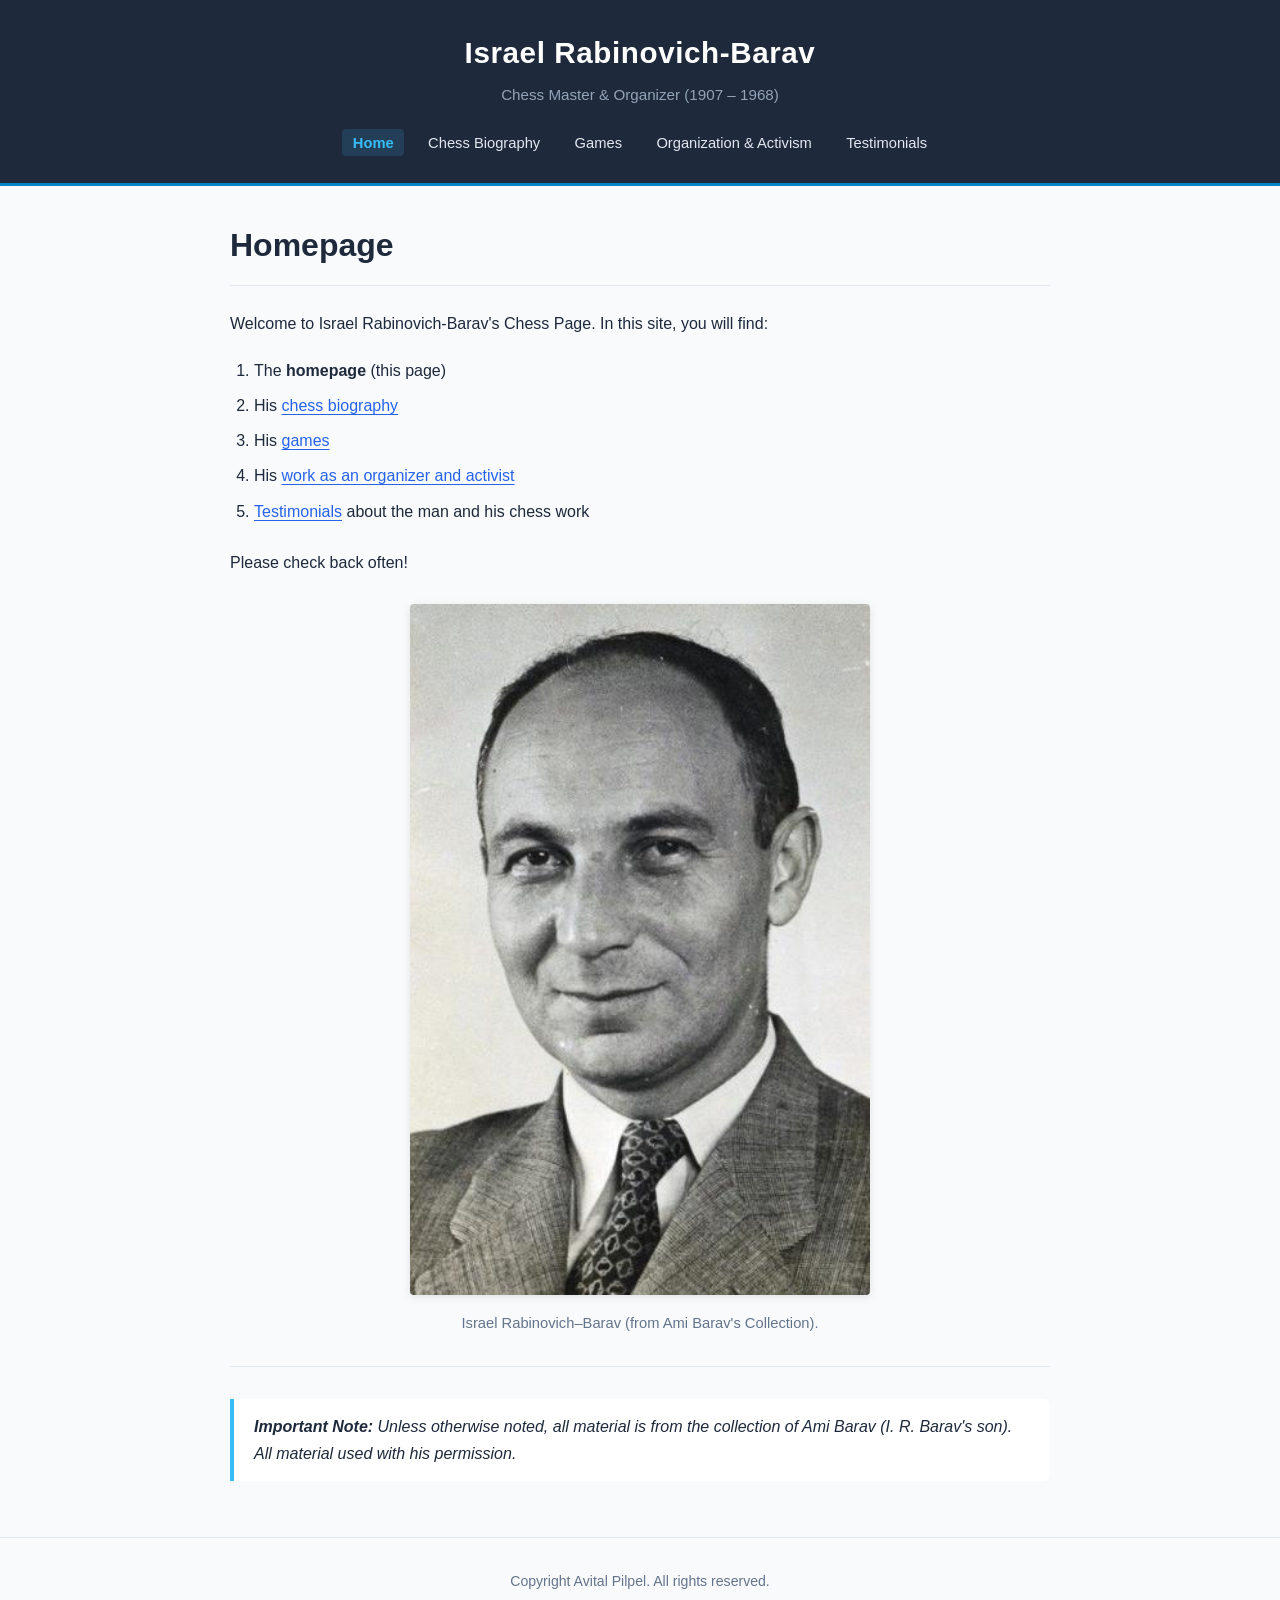
<file: index.html>
<!DOCTYPE html>
<html lang="en">
<head>
  <meta charset="utf-8">
  <meta name="viewport" content="width=device-width, initial-scale=1.0">
  <title>Israel Rabinovich-Barav's Chess Page | Home</title>
  <meta name="description" content="Memorial and chess website dedicated to Israel Rabinovich-Barav (1907-1968): Ukrainian-born Israeli chess master, sharp tactician, and national chess organizer.">
  <link rel="stylesheet" href="css/style.css">
</head>
<body>
  <header class="site-header">
    <h1><a href="index.html">Israel Rabinovich-Barav</a></h1>
    <div class="subtitle">Chess Master &amp; Organizer (1907 &ndash; 1968)</div>
    <nav>
      <ul class="site-nav">
        <li><a href="index.html" class="active">Home</a></li>
        <li><a href="chess-biography.html">Chess Biography</a></li>
        <li><a href="games.html">Games</a></li>
        <li><a href="organization-and-activism.html">Organization &amp; Activism</a></li>
        <li><a href="testimonials.html">Testimonials</a></li>
      </ul>
    </nav>
  </header>

  <main class="container">
    <h2 class="page-title">Homepage</h2>

    <p>Welcome to Israel Rabinovich-Barav's Chess Page. In this site, you will find:</p>

    <ol>
      <li>The <strong>homepage</strong> (this page)</li>
      <li>His <a href="chess-biography.html">chess biography</a></li>
      <li>His <a href="games.html">games</a></li>
      <li>His <a href="organization-and-activism.html">work as an organizer and activist</a></li>
      <li><a href="testimonials.html">Testimonials</a> about the man and his chess work</li>
    </ol>

    <p>Please check back often!</p>

    <figure>
      <img src="images/793ba1be36e4dcc3a50b20ee1b26ec0f.jpg" alt="Israel Rabinovich-Barav portrait" width="460" height="580">
      <figcaption>Israel Rabinovich&ndash;Barav (from Ami Barav's Collection).</figcaption>
    </figure>

    <hr>

    <blockquote>
      <p><strong>Important Note:</strong> Unless otherwise noted, all material is from the collection of Ami Barav (I. R. Barav's son). All material used with his permission.</p>
    </blockquote>
  </main>

  <footer class="site-footer">
    <p>Copyright Avital Pilpel. All rights reserved.</p>
  </footer>
</body>
</html>
</file>
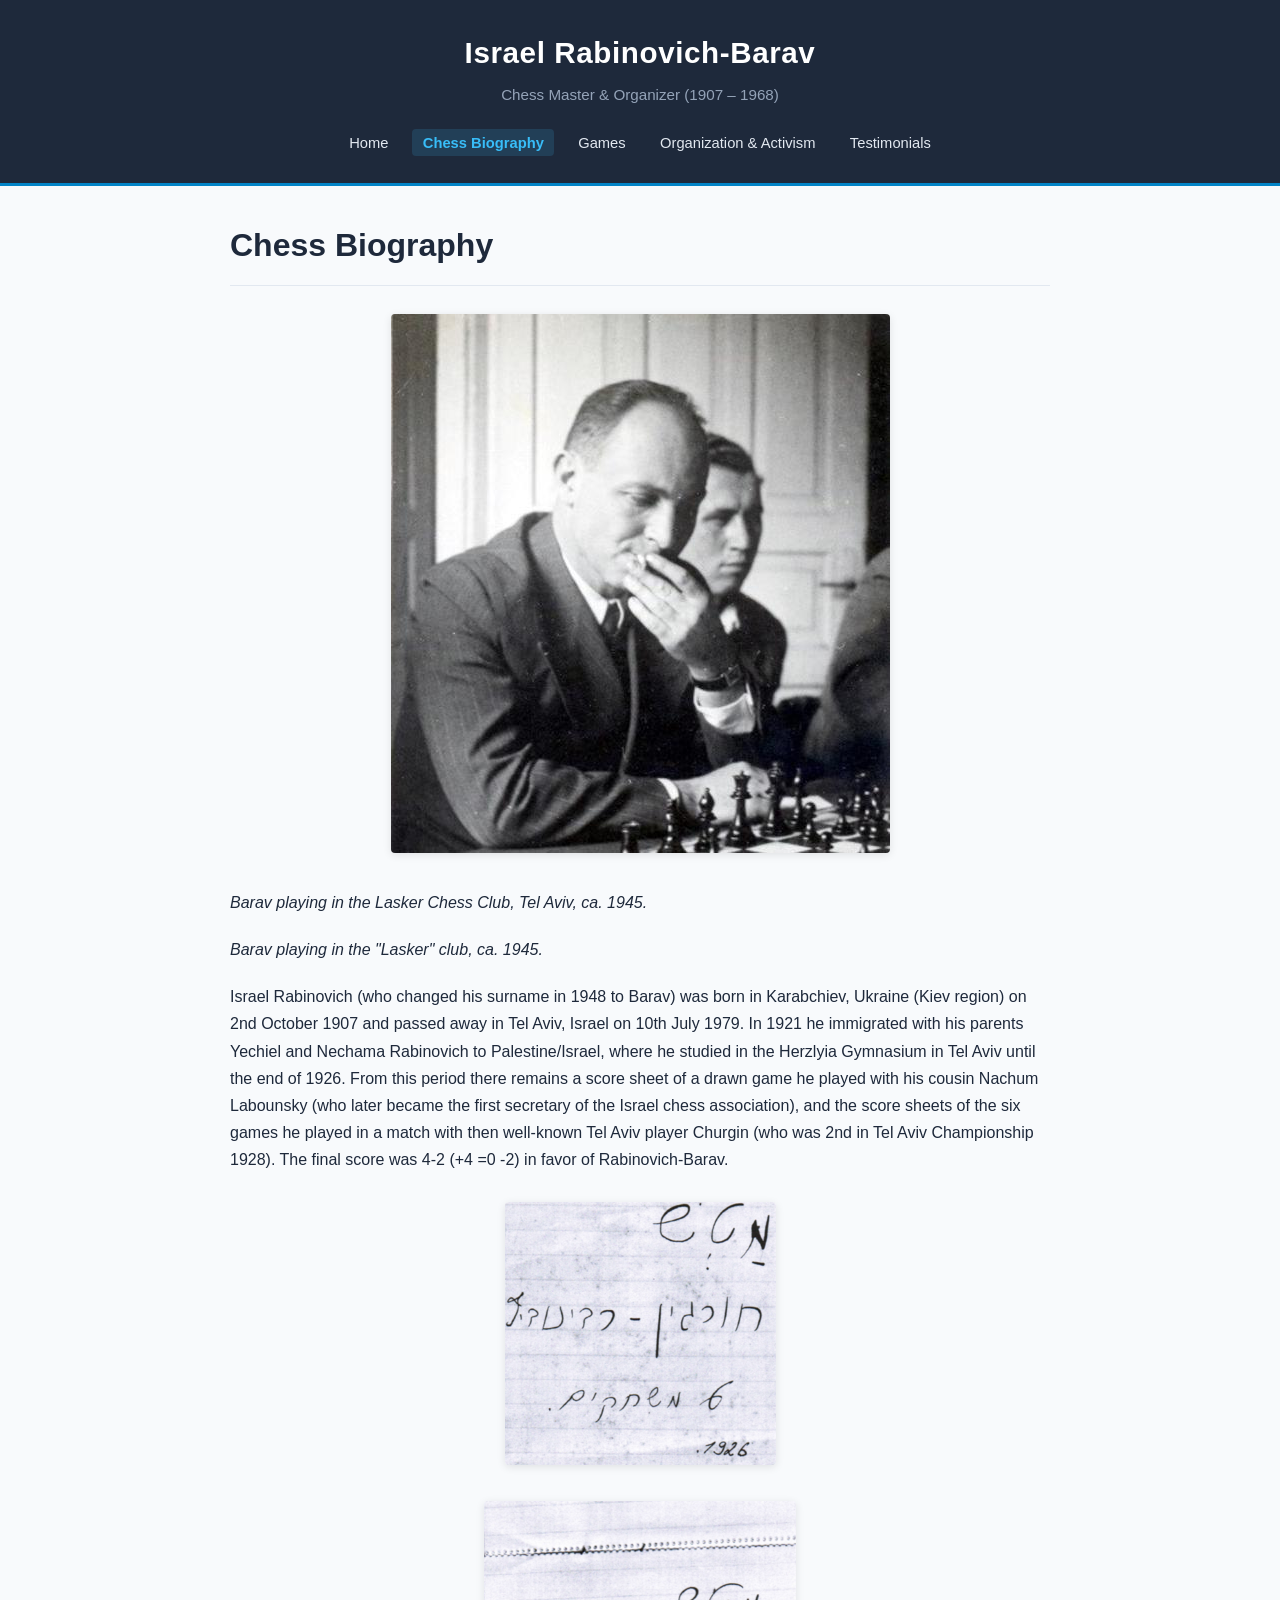
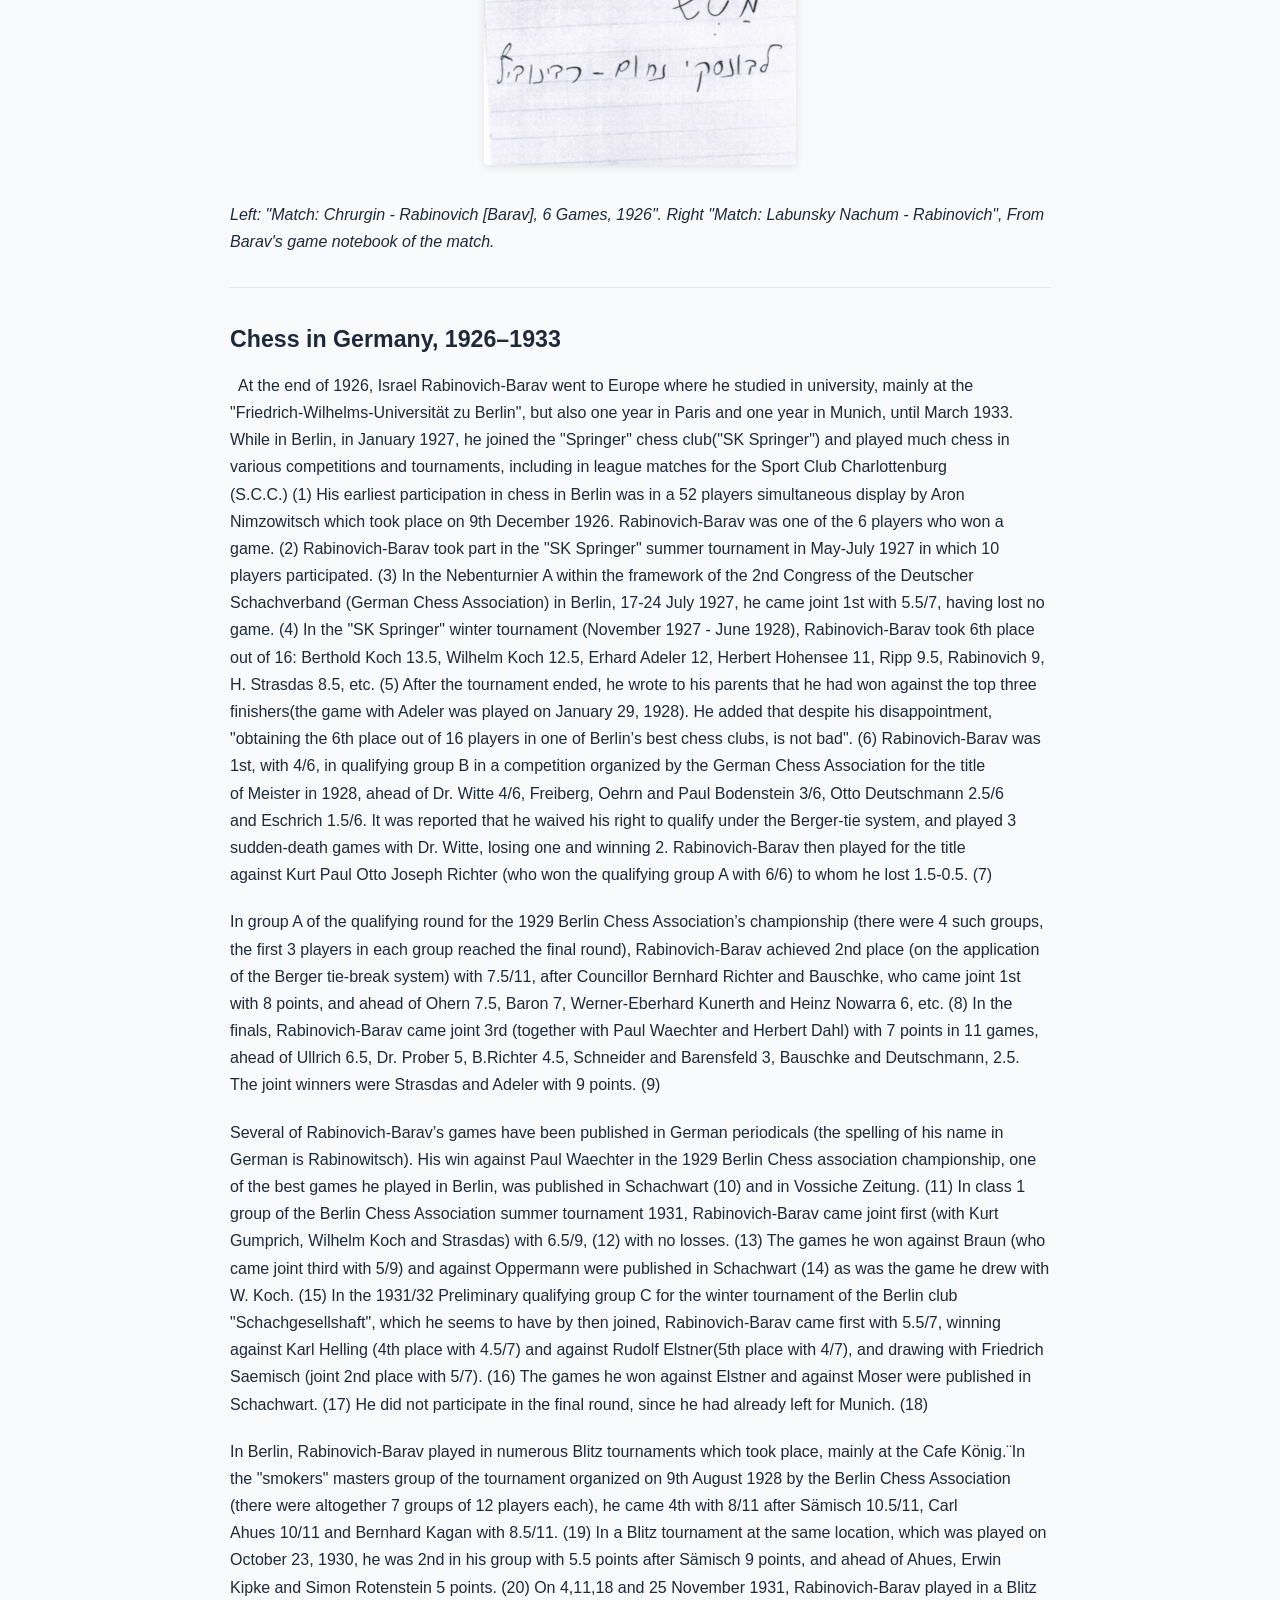
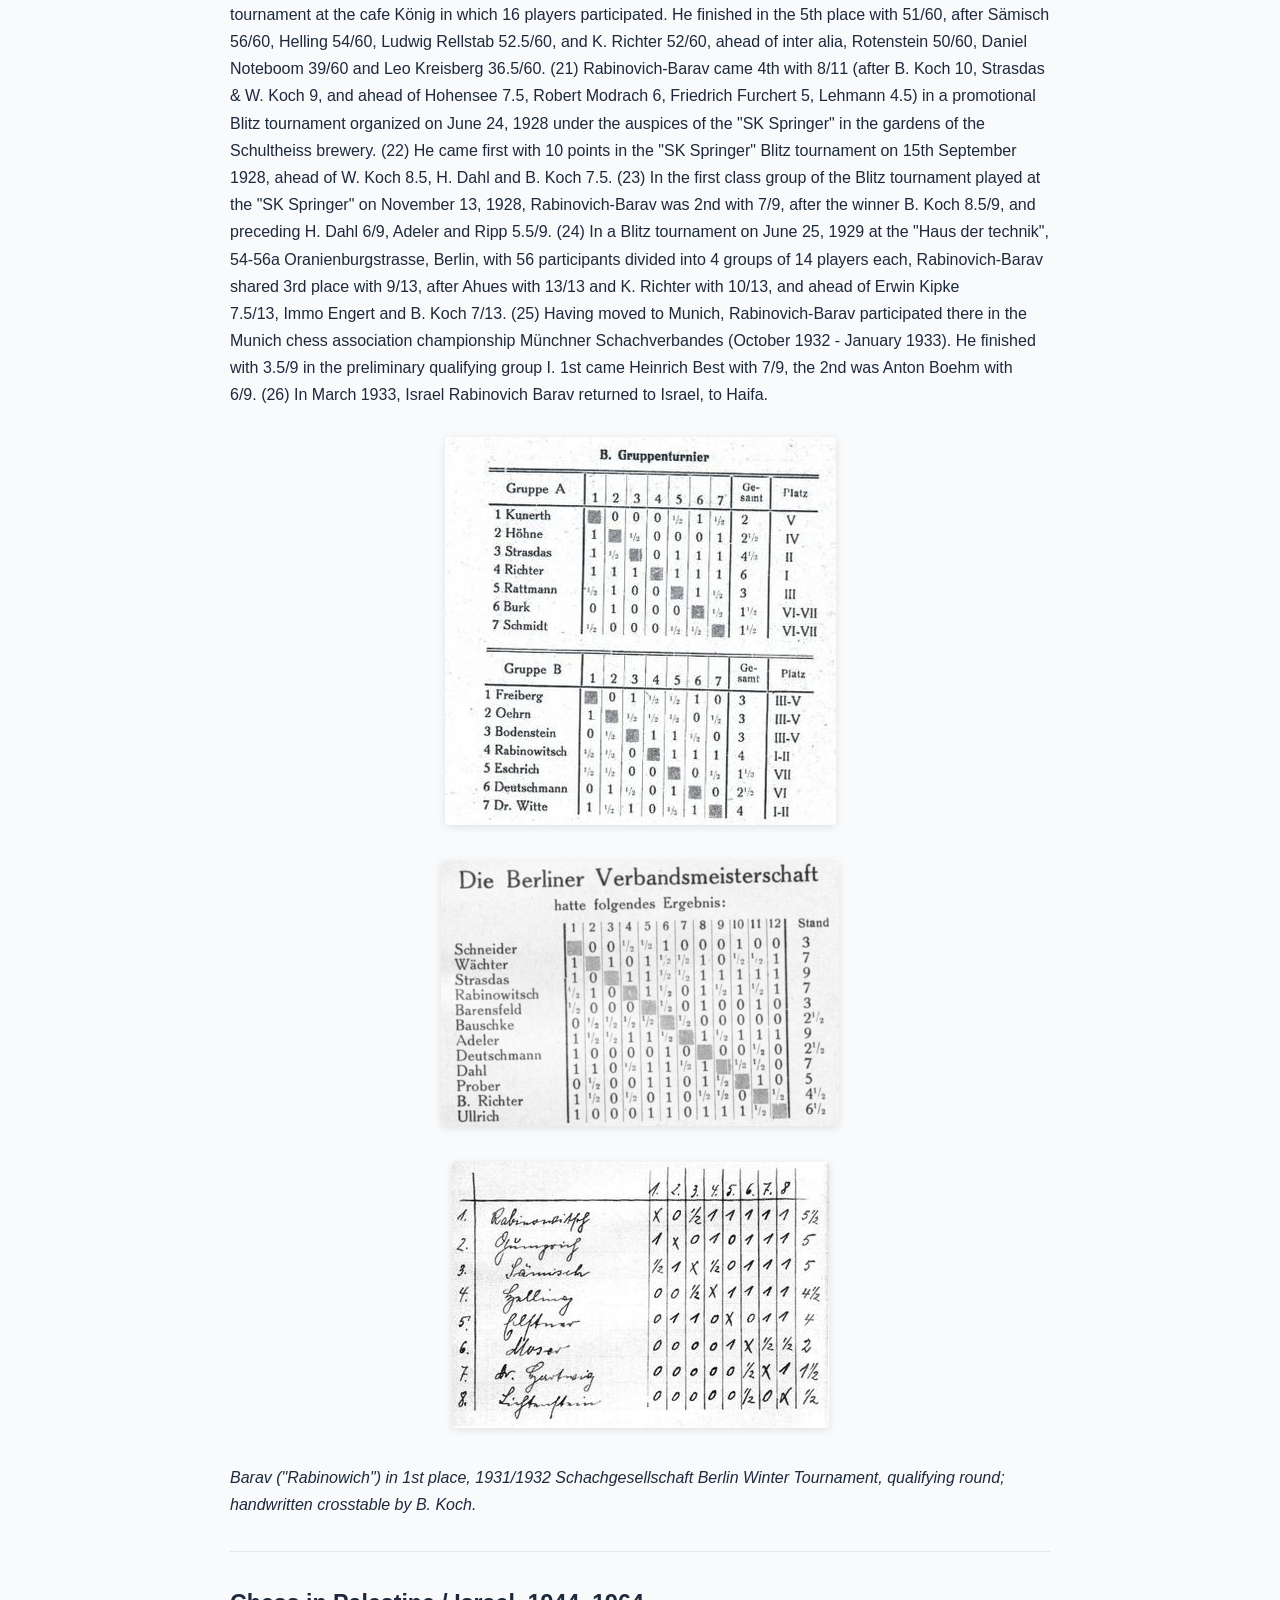
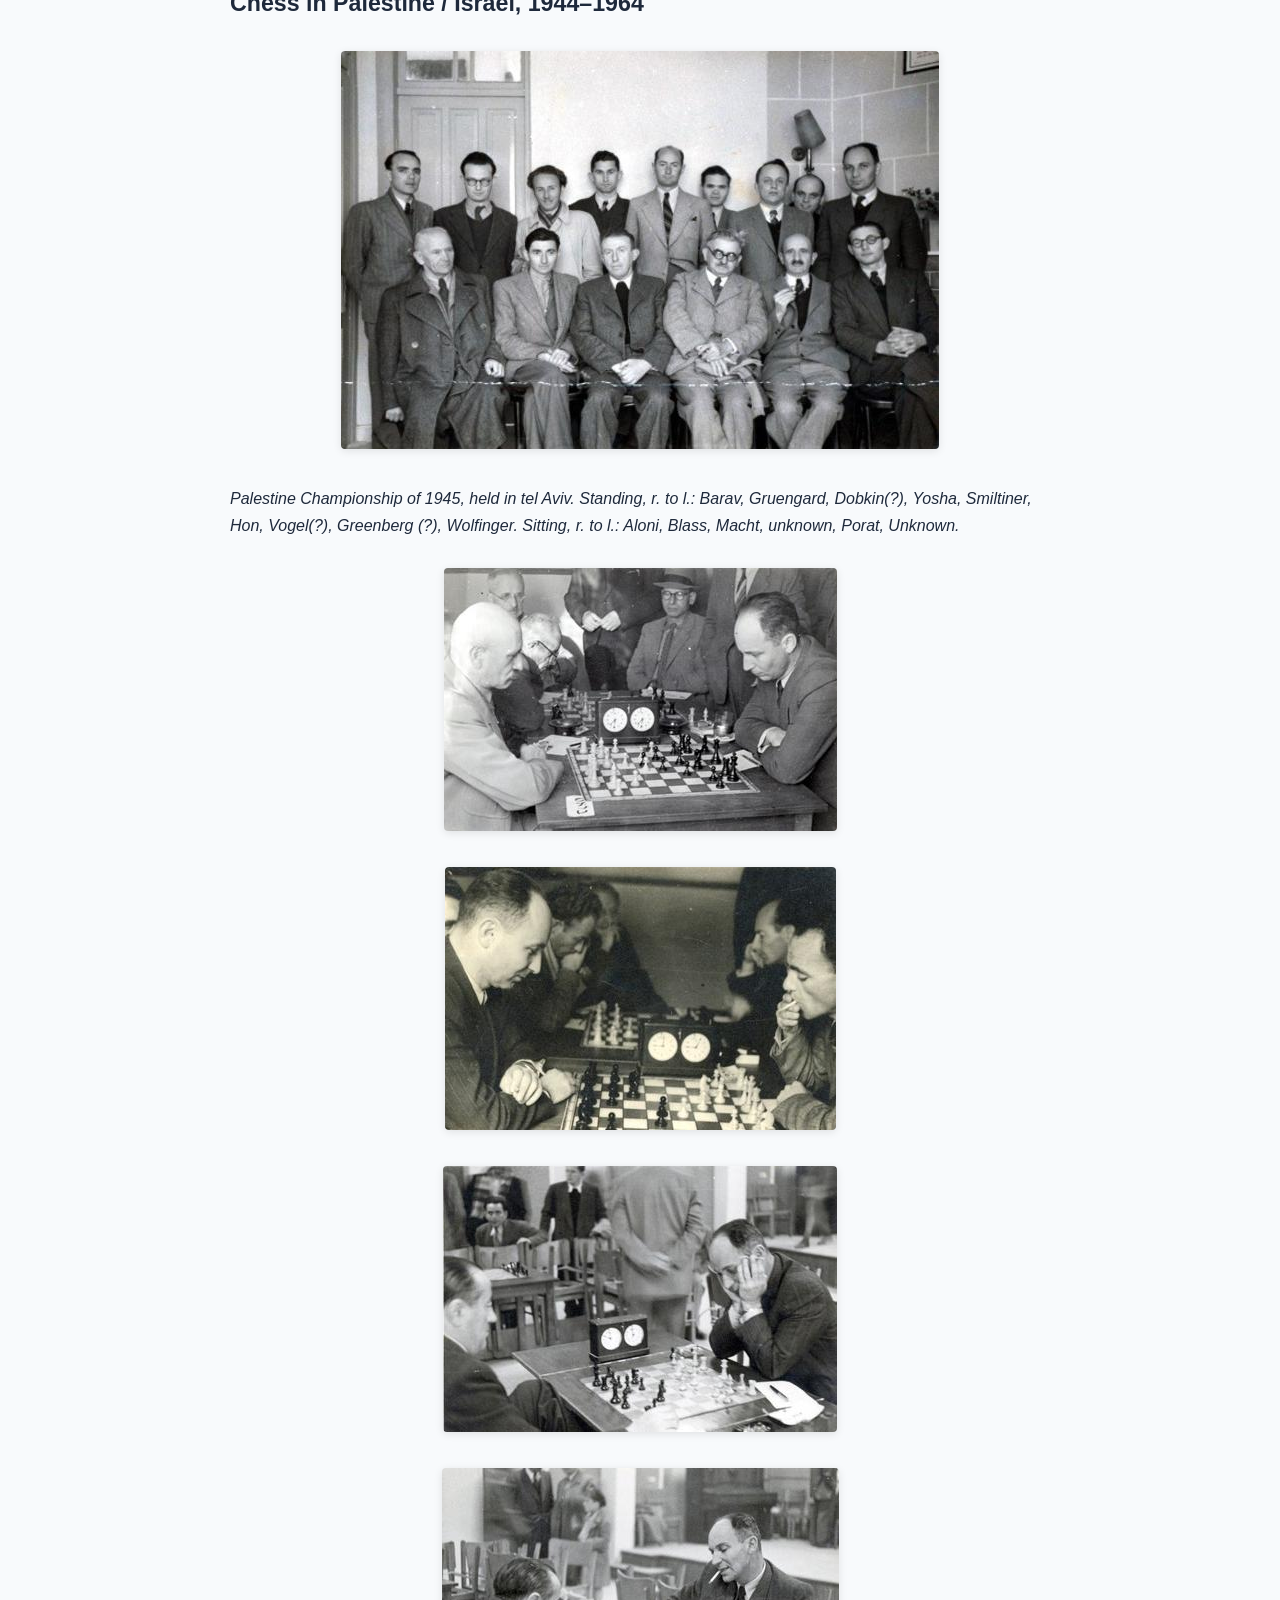
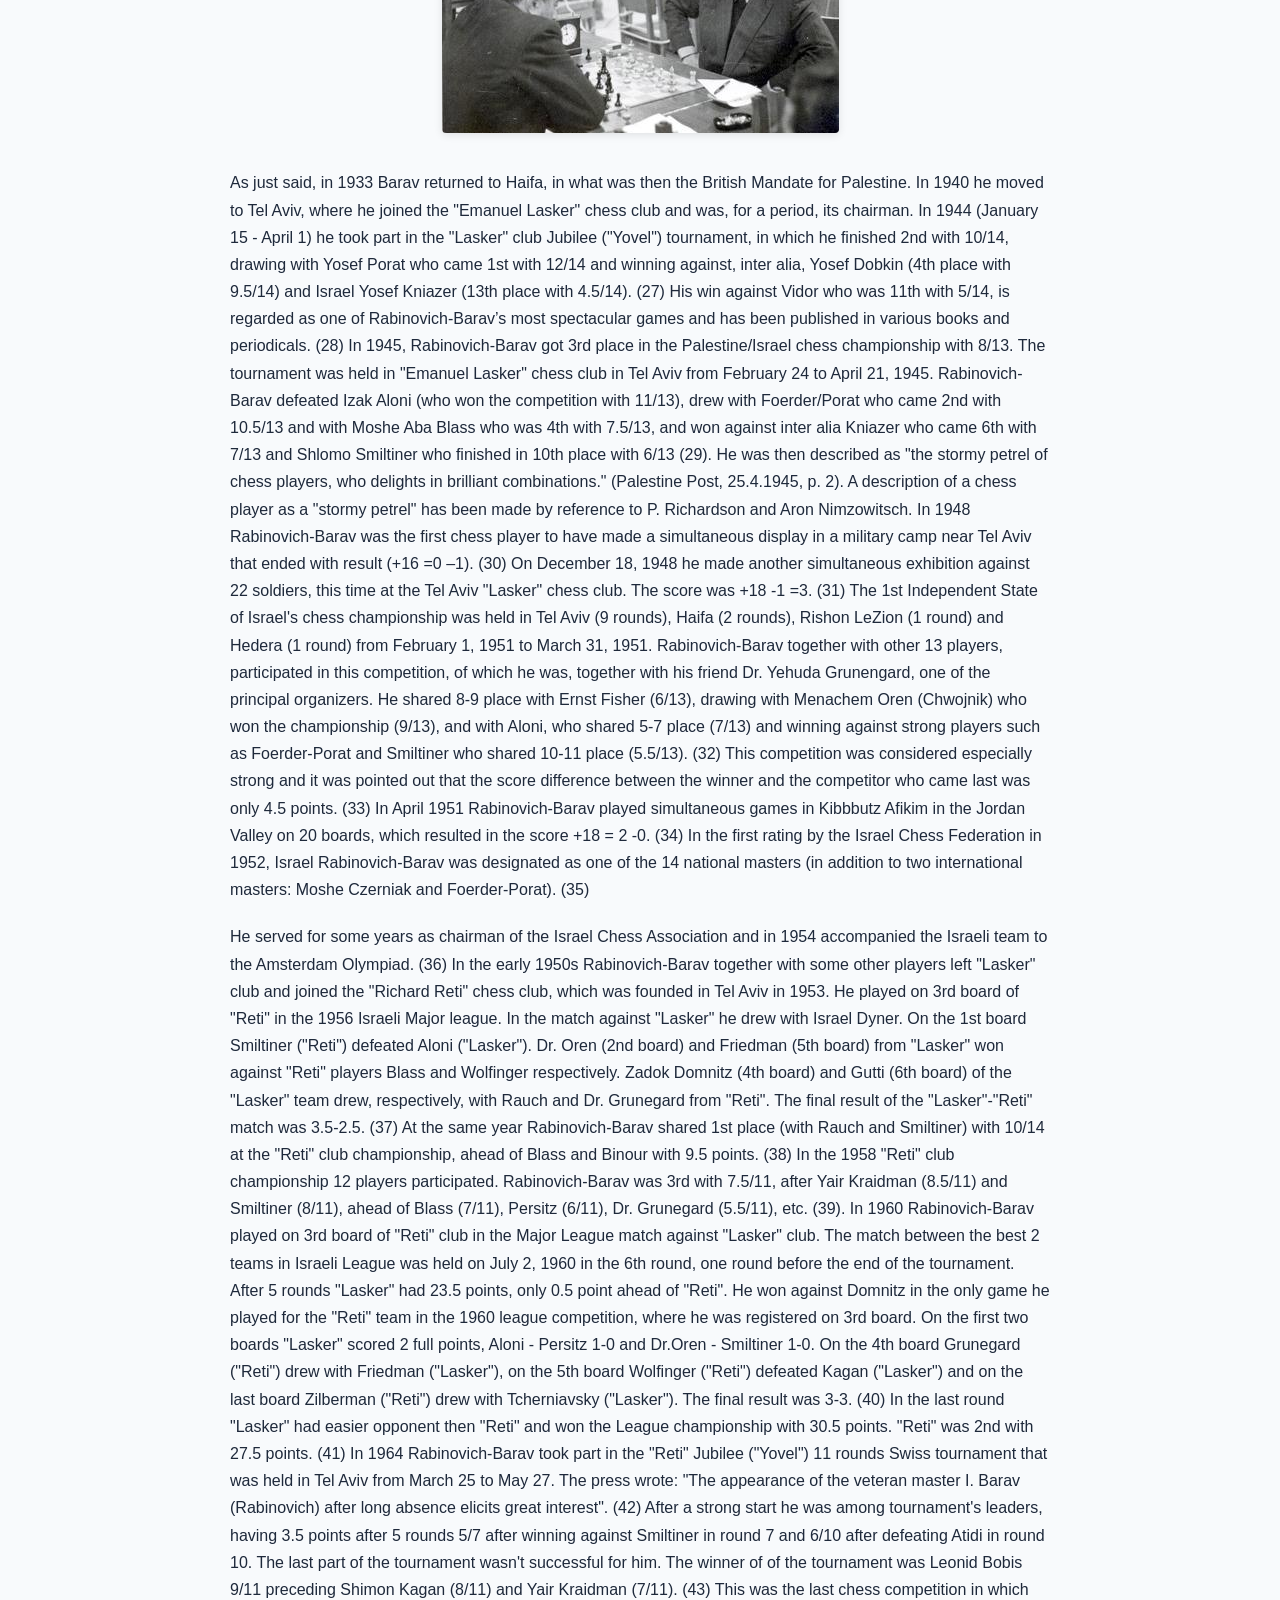
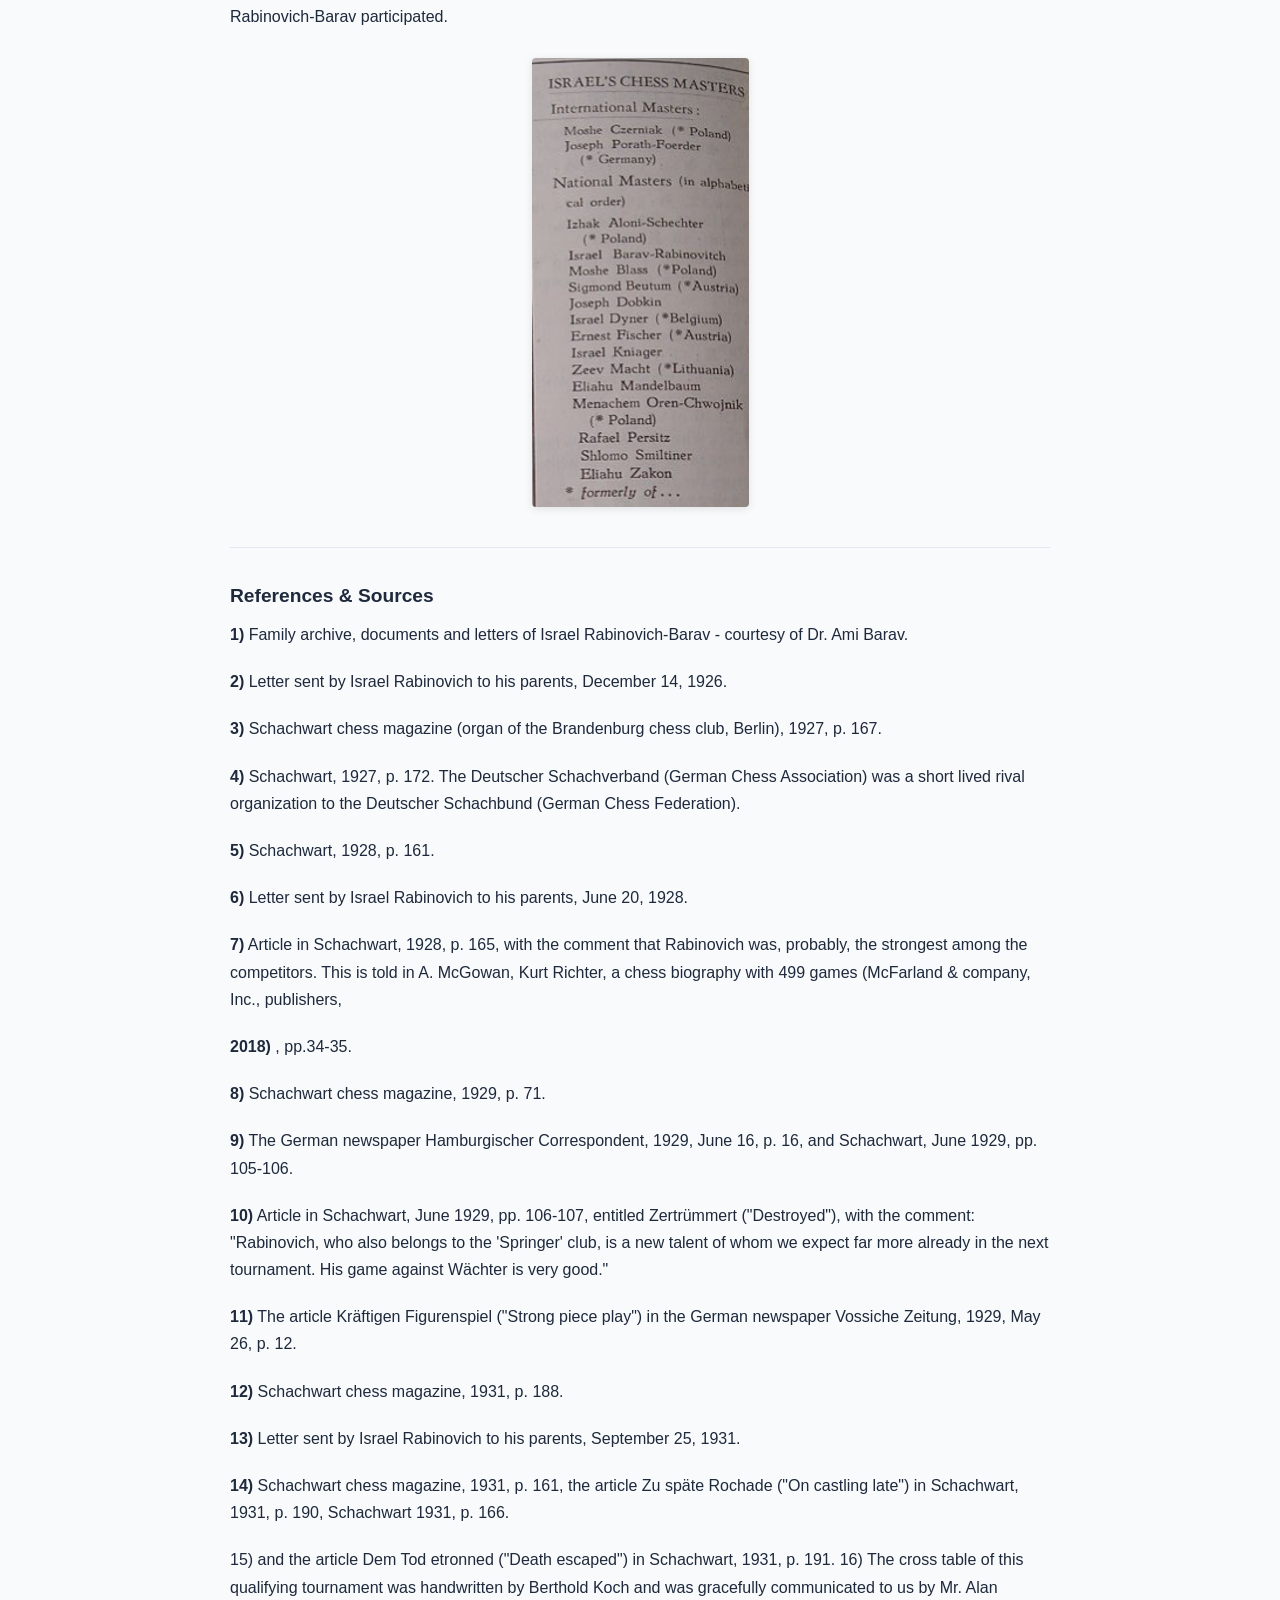
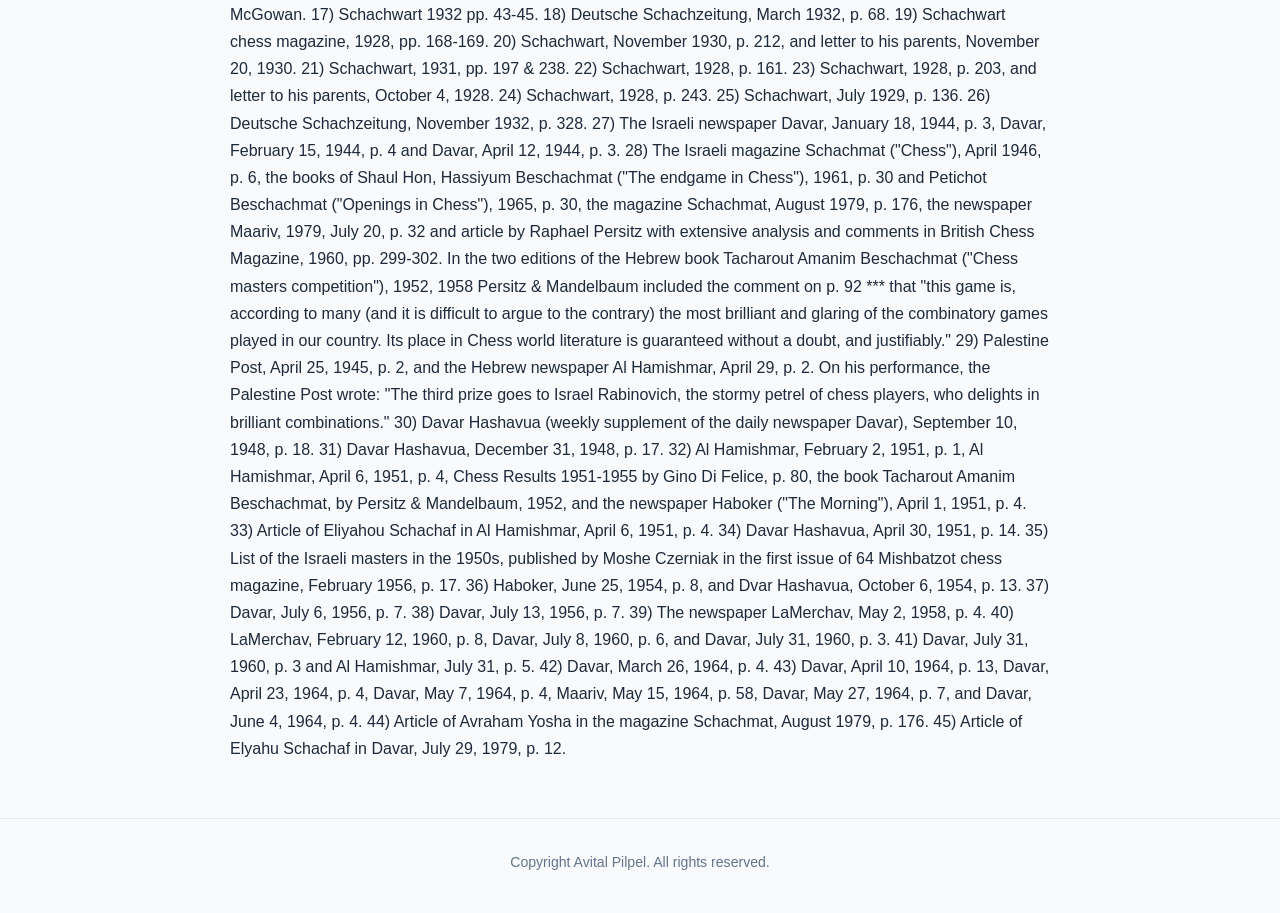
<file: chess-biography.html>
<!DOCTYPE html>
<html lang="en">
<head>
  <meta charset="utf-8">
  <meta name="viewport" content="width=device-width, initial-scale=1.0">
  <title>Israel Rabinovich-Barav | Chess Biography</title>
  <meta name="description" content="Detailed chess biography of Israel Rabinovich-Barav: early years in Ukraine and Palestine, Berlin chess career 1926-1933, and master tournaments in Palestine and Israel 1944-1964.">
  <link rel="stylesheet" href="css/style.css">
</head>
<body>
  <header class="site-header">
    <h1><a href="index.html">Israel Rabinovich-Barav</a></h1>
    <div class="subtitle">Chess Master &amp; Organizer (1907 &ndash; 1968)</div>
    <nav>
      <ul class="site-nav">
        <li><a href="index.html">Home</a></li>
        <li><a href="chess-biography.html" class="active">Chess Biography</a></li>
        <li><a href="games.html">Games</a></li>
        <li><a href="organization-and-activism.html">Organization &amp; Activism</a></li>
        <li><a href="testimonials.html">Testimonials</a></li>
      </ul>
    </nav>
  </header>

  <main class="container">
    <h2 class="page-title">Chess Biography</h2>
    <figure>
      <img src="images/8b36ddfc2336351c72f79c7ed9dcdbc4.jpg" alt="Historical chess photograph">
    </figure>
    <p class="caption"><em>Barav playing in the Lasker Chess Club, Tel Aviv, ca. 1945.</em></p>
    <p class="caption"><em>Barav playing in the "Lasker" club, ca. 1945.</em></p>
    <p>Israel Rabinovich (who changed his surname in 1948 to Barav) was born in Karabchiev, Ukraine (Kiev region) on 2nd October 1907 and passed away in Tel Aviv, Israel on 10th July 1979. In 1921 he immigrated with his parents Yechiel and Nechama Rabinovich to Palestine/Israel, where he studied in the Herzlyia Gymnasium in Tel Aviv until the end of 1926. From this period there remains a score sheet of a drawn game he played with his cousin Nachum Labounsky (who later became the first secretary of the Israel chess association), and the score sheets of the six games he played in a match with then well-known Tel Aviv player Churgin (who was 2nd in Tel Aviv Championship 1928). The final score was 4-2 (+4 =0 -2) in favor of Rabinovich-Barav.</p>
    <figure>
      <img src="images/a4d97089a2c54f9e0ab375e962396303.png" alt="Historical chess photograph">
    </figure>
    <figure>
      <img src="images/3771217e4eb0d2bd1a63ea4c47ad66cb.png" alt="Historical chess photograph">
    </figure>
    <p class="caption"><em>Left: "Match: Chrurgin - Rabinovich [Barav], 6 Games, 1926". Right "Match: Labunsky Nachum - Rabinovich", From Barav's game notebook of the match.</em></p>

    <hr>
    <h2>Chess in Germany, 1926&ndash;1933</h2>
    <p>​ ​​ At the end of 1926, Israel Rabinovich-Barav went to Europe where he studied in university, mainly at the "Friedrich-Wilhelms-Universität zu Berlin", but also one year in Paris and one year in Munich, until March 1933. While in Berlin, in January 1927, he joined the "Springer" chess club("SK Springer") and played much chess in various competitions and tournaments, including in league matches for the Sport Club Charlottenburg (S.C.C.) (1) His earliest participation in chess in Berlin was in a 52 players simultaneous display by Aron Nimzowitsch which took place on 9th December 1926. Rabinovich-Barav was one of the 6 players who won a game. (2) Rabinovich-Barav took part in the "SK Springer" summer tournament in May-July 1927 in which 10 players participated. (3) In the Nebenturnier A within the framework of the 2nd Congress of the Deutscher Schachverband (German Chess Association) in Berlin, 17-24 July 1927, he came joint 1st with 5.5/7, having lost no game. (4) In the "SK Springer" winter tournament (November 1927 - June 1928), Rabinovich-Barav took 6th place out of 16: Berthold Koch 13.5, Wilhelm Koch 12.5, Erhard Adeler 12, Herbert Hohensee 11, Ripp 9.5, Rabinovich 9, H. Strasdas 8.5, etc. (5) After the tournament ended, he wrote to his parents that he had won against the top three finishers(the game with Adeler was played on January 29, 1928). He added that despite his disappointment, "obtaining the 6th place out of 16 players in one of Berlin’s best chess clubs, is not bad". (6) Rabinovich-Barav was 1st, with 4/6, in qualifying group B in a competition organized by the German Chess Association for the title of Meister in 1928, ahead of Dr. Witte 4/6, Freiberg, Oehrn and Paul Bodenstein 3/6, Otto Deutschmann 2.5/6 and Eschrich 1.5/6. It was reported that he waived his right to qualify under the Berger-tie system, and played 3 sudden-death games with Dr. Witte, losing one and winning 2. Rabinovich-Barav then played for the title against Kurt Paul Otto Joseph Richter (who won the qualifying group A with 6/6) to whom he lost 1.5-0.5. (7)</p>
    <p>In group A of the qualifying round for the 1929 Berlin Chess Association’s championship (there were 4 such groups, the first 3 players in each group reached the final round), Rabinovich-Barav achieved 2nd place (on the application of the Berger tie-break system) with 7.5/11, after Councillor Bernhard Richter and Bauschke, who came joint 1st with 8 points, and ahead of Ohern 7.5, Baron 7, Werner-Eberhard Kunerth and Heinz Nowarra 6, etc. (8) In the finals, Rabinovich-Barav came joint 3rd (together with Paul Waechter and Herbert Dahl) with 7 points in 11 games, ahead of Ullrich 6.5, Dr. Prober 5, B.Richter 4.5, Schneider and Barensfeld 3, Bauschke and Deutschmann, 2.5. The joint winners were Strasdas and Adeler with 9 points. (9)</p>
    <p>Several of Rabinovich-Barav’s games have been published in German periodicals (the spelling of his name in German is Rabinowitsch). His win against Paul Waechter in the 1929 Berlin Chess association championship, one of the best games he played in Berlin, was published in Schachwart (10) and in Vossiche Zeitung. (11) In class 1 group of the Berlin Chess Association summer tournament 1931, Rabinovich-Barav came joint first (with Kurt Gumprich, Wilhelm Koch and Strasdas) with 6.5/9, (12) with no losses. (13) The games he won against Braun (who came joint third with 5/9) and against Oppermann were published in Schachwart (14) as was the game he drew with W. Koch. (15) In the 1931/32 Preliminary qualifying group C for the winter tournament of the Berlin club "Schachgesellshaft", which he seems to have by then joined, Rabinovich-Barav came first with 5.5/7, winning against Karl Helling (4th place with 4.5/7) and against Rudolf Elstner(5th place with 4/7), and drawing with Friedrich Saemisch (joint 2nd place with 5/7). (16) The games he won against Elstner and against Moser were published in Schachwart. (17) He did not participate in the final round, since he had already left for Munich. (18)</p>
    <p>In Berlin, Rabinovich-Barav played in numerous Blitz tournaments which took place, mainly at the Cafe König.¨In the "smokers" masters group of the tournament organized on 9th August 1928 by the Berlin Chess Association (there were altogether 7 groups of 12 players each), he came 4th with 8/11 after Sämisch 10.5/11, Carl Ahues 10/11 and Bernhard Kagan with 8.5/11. (19) In a Blitz tournament at the same location, which was played on October 23, 1930, he was 2nd in his group with 5.5 points after Sämisch 9 points, and ahead of Ahues, Erwin Kipke and Simon Rotenstein 5 points. (20) On 4,11,18 and 25 November 1931, Rabinovich-Barav played in a Blitz tournament at the cafe König in which 16 players participated. He finished in the 5th place with 51/60, after Sämisch 56/60, Helling 54/60, Ludwig Rellstab 52.5/60, and K. Richter 52/60, ahead of inter alia, Rotenstein 50/60, Daniel Noteboom 39/60 and Leo Kreisberg 36.5/60. (21) Rabinovich-Barav came 4th with 8/11 (after B. Koch 10, Strasdas & W. Koch 9, and ahead of Hohensee 7.5, Robert Modrach 6, Friedrich Furchert 5, Lehmann 4.5) in a promotional Blitz tournament organized on June 24, 1928 under the auspices of the "SK Springer" in the gardens of the Schultheiss brewery. (22) He came first with 10 points in the "SK Springer" Blitz tournament on 15th September 1928, ahead of W. Koch 8.5, H. Dahl and B. Koch 7.5. (23) In the first class group of the Blitz tournament played at the "SK Springer" on November 13, 1928, Rabinovich-Barav was 2nd with 7/9, after the winner B. Koch 8.5/9, and preceding H. Dahl 6/9, Adeler and Ripp 5.5/9. (24) In a Blitz tournament on June 25, 1929 at the "Haus der technik", 54-56a Oranienburgstrasse, Berlin, with 56 participants divided into 4 groups of 14 players each, Rabinovich-Barav shared 3rd place with 9/13, after Ahues with 13/13 and K. Richter with 10/13, and ahead of Erwin Kipke 7.5/13, Immo Engert and B. Koch 7/13. (25) Having moved to Munich, Rabinovich-Barav participated there in the Munich chess association championship Münchner Schachverbandes (October 1932 - January 1933). He finished with 3.5/9 in the preliminary qualifying group I. 1st came Heinrich Best with 7/9, the 2nd was Anton Boehm with 6/9. (26) ​In March 1933, Israel Rabinovich Barav returned to Israel, to Haifa.</p>
    <figure>
      <img src="images/6d368adf683570d650439f3c91e567b7.jpg" alt="Historical chess photograph">
    </figure>
    <figure>
      <img src="images/b3849c3b62a87d6acbf83313e02f33b1.png" alt="Historical chess photograph">
    </figure>
    <figure>
      <img src="images/2ba8090587de52f17002ec548f37b814.jpg" alt="Historical chess photograph">
    </figure>
    <p class="caption"><em>Barav ("Rabinowich") in 1st place, 1931/1932 Schachgesellschaft Berlin Winter Tournament, qualifying round; handwritten crosstable by B. Koch.</em></p>

    <hr>
    <h2>Chess in Palestine / Israel, 1944&ndash;1964</h2>
    <figure>
      <img src="images/806147d026bb3a8e497e9a189451a7a8.jpg" alt="Historical chess photograph">
    </figure>
    <p class="caption"><em>Palestine Championship of 1945, held in tel Aviv. Standing, r. to l.: Barav, Gruengard, Dobkin(?), Yosha, Smiltiner, Hon, Vogel(?), Greenberg (?), Wolfinger. Sitting, r. to l.: Aloni, Blass, Macht, unknown, Porat, Unknown.</em></p>
    <figure>
      <img src="images/658032874efe6ecd6f3fb69cb77d90ea.jpg" alt="Historical chess photograph">
    </figure>
    <figure>
      <img src="images/595ba662bad46dbc33eb78dbd1fa4aa0.jpg" alt="Historical chess photograph">
    </figure>
    <figure>
      <img src="images/247970f568e73ebcb3f379d7002b7154.jpg" alt="Historical chess photograph">
    </figure>
    <figure>
      <img src="images/f4affc491866cf250d04f8dde9021970.jpg" alt="Historical chess photograph">
    </figure>
    <p>As just said, in 1933 Barav returned to Haifa, in what was then the British Mandate for Palestine. In 1940 he moved to Tel Aviv, where he joined the "Emanuel Lasker" chess club and was, for a period, its chairman. In 1944 (January 15 - April 1) he took part in the "Lasker" club Jubilee ("Yovel") tournament, in which he finished 2nd with 10/14, drawing with Yosef Porat who came 1st with 12/14 and winning against, inter alia, Yosef Dobkin (4th place with 9.5/14) and Israel Yosef Kniazer (13th place with 4.5/14). (27) His win against Vidor who was 11th with 5/14, is regarded as one of Rabinovich-Barav’s most spectacular games and has been published in various books and periodicals. (28) In 1945, Rabinovich-Barav got 3rd place in the Palestine/Israel chess championship with 8/13. The tournament was held in "Emanuel Lasker" chess club in Tel Aviv from February 24 to April 21, 1945. Rabinovich-Barav defeated Izak Aloni (who won the competition with 11/13), drew with Foerder/Porat who came 2nd with 10.5/13 and with Moshe Aba Blass who was 4th with 7.5/13, and won against inter alia Kniazer who came 6th with 7/13 and Shlomo Smiltiner who finished in 10th place with 6/13 (29). He was then described as "the stormy petrel of chess players, who delights in brilliant combinations." (Palestine Post, 25.4.1945, p. 2). A description of a chess player as a "stormy petrel" has been made by reference to P. Richardson and Aron Nimzowitsch. In 1948 Rabinovich-Barav was the first chess player to have made a simultaneous display in a military camp near Tel Aviv that ended with result (+16 =0 –1). (30) On December 18, 1948 he made another simultaneous exhibition against 22 soldiers, this time at the Tel Aviv "Lasker" chess club. The score was +18 -1 =3. (31) The 1st Independent State of Israel's chess championship was held in Tel Aviv (9 rounds), Haifa (2 rounds), Rishon LeZion (1 round) and Hedera (1 round) from February 1, 1951 to March 31, 1951. Rabinovich-Barav together with other 13 players, participated in this competition, of which he was, together with his friend Dr. Yehuda Grunengard, one of the principal organizers. He shared 8-9 place with Ernst Fisher (6/13), drawing with Menachem Oren (Chwojnik) who won the championship (9/13), and with Aloni, who shared 5-7 place (7/13) and winning against strong players such as Foerder-Porat and Smiltiner who shared 10-11 place (5.5/13). (32) This competition was considered especially strong and it was pointed out that the score difference between the winner and the competitor who came last was only 4.5 points. (33) In April 1951 Rabinovich-Barav played simultaneous games in Kibbbutz Afikim in the Jordan Valley on 20 boards, which resulted in the score +18 = 2 -0. (34) In the first rating by the Israel Chess Federation in 1952, Israel Rabinovich-Barav was designated as one of the 14 national masters (in addition to two international masters: Moshe Czerniak and Foerder-Porat). (35)</p>
    <p>He served for some years as chairman of the Israel Chess Association and in 1954 accompanied the Israeli team to the Amsterdam Olympiad. (36) In the early 1950s Rabinovich-Barav together with some other players left "Lasker" club and joined the "Richard Reti" chess club, which was founded in Tel Aviv in 1953. He played on 3rd board of "Reti" in the 1956 Israeli Major league. In the match against "Lasker" he drew with Israel Dyner. On the 1st board Smiltiner ("Reti") defeated Aloni ("Lasker"). Dr. Oren (2nd board) and Friedman (5th board) from "Lasker" won against "Reti" players Blass and Wolfinger respectively. Zadok Domnitz (4th board) and Gutti (6th board) of the "Lasker" team drew, respectively, with Rauch and Dr. Grunegard from "Reti". The final result of the "Lasker"-"Reti" match was 3.5-2.5. (37) At the same year Rabinovich-Barav shared 1st place (with Rauch and Smiltiner) with 10/14 at the "Reti" club championship, ahead of Blass and Binour with 9.5 points. (38) In the 1958 "Reti" club championship 12 players participated. Rabinovich-Barav was 3rd with 7.5/11, after Yair Kraidman (8.5/11) and Smiltiner (8/11), ahead of Blass (7/11), Persitz (6/11), Dr. Grunegard (5.5/11), etc. (39). In 1960 Rabinovich-Barav played on 3rd board of "Reti" club in the Major League match against "Lasker" club. The match between the best 2 teams in Israeli League was held on July 2, 1960 in the 6th round, one round before the end of the tournament. After 5 rounds "Lasker" had 23.5 points, only 0.5 point ahead of "Reti". He won against Domnitz in the only game he played for the "Reti" team in the 1960 league competition, where he was registered on 3rd board. On the first two boards "Lasker" scored 2 full points, Aloni - Persitz 1-0 and Dr.Oren - Smiltiner 1-0. On the 4th board Grunegard ("Reti") drew with Friedman ("Lasker"), on the 5th board Wolfinger ("Reti") defeated Kagan ("Lasker") and on the last board Zilberman ("Reti") drew with Tcherniavsky ("Lasker"). The final result was 3-3. (40) In the last round "Lasker" had easier opponent then "Reti" and won the League championship with 30.5 points. "Reti" was 2nd with 27.5 points. (41) In 1964 Rabinovich-Barav took part in the "Reti" Jubilee ("Yovel") 11 rounds Swiss tournament that was held in Tel Aviv from March 25 to May 27. The press wrote: "The appearance of the veteran master I. Barav (Rabinovich) after long absence elicits great interest". (42) After a strong start he was among tournament's leaders, having 3.5 points after 5 rounds 5/7 after winning against Smiltiner in round 7 and 6/10 after defeating Atidi in round 10. The last part of the tournament wasn't successful for him. The winner of of the tournament was Leonid Bobis 9/11 preceding Shimon Kagan (8/11) and Yair Kraidman (7/11). (43) This was the last chess competition in which Rabinovich-Barav participated.​</p>
    <figure>
      <img src="images/046d37ab4f306791d4459d95a86af018.png" alt="Historical chess photograph">
    </figure>

    <hr>
    <h3>References &amp; Sources</h3>
    <div class="references">
      <p><strong>1)</strong>  Family archive, documents and letters of Israel Rabinovich-Barav - courtesy of Dr. Ami Barav.</p>
      <p><strong>2)</strong>  Letter sent by Israel Rabinovich to his parents, December 14, 1926.</p>
      <p><strong>3)</strong>  Schachwart chess magazine (organ of the Brandenburg chess club, Berlin), 1927, p. 167.</p>
      <p><strong>4)</strong>  Schachwart, 1927, p. 172. The Deutscher Schachverband (German Chess Association) was a short lived rival organization to the Deutscher Schachbund (German Chess Federation).</p>
      <p><strong>5)</strong>  Schachwart, 1928, p. 161.</p>
      <p><strong>6)</strong>  Letter sent by Israel Rabinovich to his parents, June 20, 1928.</p>
      <p><strong>7)</strong>  Article in Schachwart, 1928, p. 165, with the comment that Rabinovich was, probably, the strongest among the competitors. This is told in A. McGowan, Kurt Richter, a chess biography with 499 games (McFarland & company, Inc., publishers,</p>
      <p><strong>2018)</strong> , pp.34-35.</p>
      <p><strong>8)</strong>  Schachwart chess magazine, 1929, p. 71.</p>
      <p><strong>9)</strong>  The German newspaper Hamburgischer Correspondent, 1929, June 16, p. 16, and Schachwart, June 1929, pp. 105-106.</p>
      <p><strong>10)</strong>  Article in Schachwart, June 1929, pp. 106-107, entitled Zertrümmert ("Destroyed"), with the comment: "Rabinovich, who also belongs to the 'Springer' club, is a new talent of whom we expect far more already in the next tournament. His game against Wächter is very good."</p>
      <p><strong>11)</strong>  The article Kräftigen Figurenspiel ("Strong piece play") in the German newspaper Vossiche Zeitung, 1929, May 26, p. 12.</p>
      <p><strong>12)</strong>  Schachwart chess magazine, 1931, p. 188.</p>
      <p><strong>13)</strong>  Letter sent by Israel Rabinovich to his parents, September 25, 1931.</p>
      <p><strong>14)</strong>  Schachwart chess magazine, 1931, p. 161, the article Zu späte Rochade ("On castling late") in Schachwart, 1931, p. 190, Schachwart 1931, p. 166.</p>
    </div>
    <p>15) and the article Dem Tod etronned ("Death escaped") in Schachwart, 1931, p. 191. 16) The cross table of this qualifying tournament was handwritten by Berthold Koch and was gracefully communicated to us by Mr. Alan McGowan. 17) Schachwart 1932 pp. 43-45. 18) Deutsche Schachzeitung, March 1932, p. 68. 19) Schachwart chess magazine, 1928, pp. 168-169. 20) Schachwart, November 1930, p. 212, and letter to his parents, November 20, 1930. 21) Schachwart, 1931, pp. 197 & 238. 22) Schachwart, 1928, p. 161. 23) Schachwart, 1928, p. 203, and letter to his parents, October 4, 1928. 24) Schachwart, 1928, p. 243. 25) Schachwart, July 1929, p. 136. 26) Deutsche Schachzeitung, November 1932, p. 328. 27) The Israeli newspaper Davar, January 18, 1944, p. 3, Davar, February 15, 1944, p. 4 and Davar, April 12, 1944, p. 3. 28) The Israeli magazine Schachmat ("Chess"), April 1946, p. 6, the books of Shaul Hon, Hassiyum Beschachmat ("The endgame in Chess"), 1961, p. 30 and Petichot Beschachmat ("Openings in Chess"), 1965, p. 30, the magazine Schachmat, August 1979, p. 176, the newspaper Maariv, 1979, July 20, p. 32 and article by Raphael Persitz with extensive analysis and comments in British Chess Magazine, 1960, pp. 299-302. In the two editions of the Hebrew book Tacharout Amanim Beschachmat ("Chess masters competition"), 1952, 1958 Persitz & Mandelbaum included the comment on p. 92 *** that "this game is, according to many (and it is difficult to argue to the contrary) the most brilliant and glaring of the combinatory games played in our country. Its place in Chess world literature is guaranteed without a doubt, and justifiably." 29) Palestine Post, April 25, 1945, p. 2, and the Hebrew newspaper Al Hamishmar, April 29, p. 2. On his performance, the Palestine Post wrote: "The third prize goes to Israel Rabinovich, the stormy petrel of chess players, who delights in brilliant combinations." 30) Davar Hashavua (weekly supplement of the daily newspaper Davar), September 10, 1948, p. 18. 31) Davar Hashavua, December 31, 1948, p. 17. 32) Al Hamishmar, February 2, 1951, p. 1, Al Hamishmar, April 6, 1951, p. 4, Chess Results 1951-1955 by Gino Di Felice, p. 80, the book Tacharout Amanim Beschachmat, by Persitz & Mandelbaum, 1952, and the newspaper Haboker ("The Morning"), April 1, 1951, p. 4. 33) Article of Eliyahou Schachaf in Al Hamishmar, April 6, 1951, p. 4. 34) Davar Hashavua, April 30, 1951, p. 14. 35) List of the Israeli masters in the 1950s, published by Moshe Czerniak in the first issue of 64 Mishbatzot chess magazine, February 1956, p. 17. 36) Haboker, June 25, 1954, p. 8, and Dvar Hashavua, October 6, 1954, p. 13. 37) Davar, July 6, 1956, p. 7. 38) Davar, July 13, 1956, p. 7. 39) The newspaper LaMerchav, May 2, 1958, p. 4. 40) LaMerchav, February 12, 1960, p. 8, Davar, July 8, 1960, p. 6, and Davar, July 31, 1960, p. 3. 41) Davar, July 31, 1960, p. 3 and Al Hamishmar, July 31, p. 5. 42) Davar, March 26, 1964, p. 4. 43) Davar, April 10, 1964, p. 13, Davar, April 23, 1964, p. 4, Davar, May 7, 1964, p. 4, Maariv, May 15, 1964, p. 58, Davar, May 27, 1964, p. 7, and Davar, June 4, 1964, p. 4. 44) Article of Avraham Yosha in the magazine Schachmat, August 1979, p. 176. 45) Article of Elyahu Schachaf in Davar, July 29, 1979, p. 12.</p>
  </main>

  <footer class="site-footer">
    <p>Copyright Avital Pilpel. All rights reserved.</p>
  </footer>
</body>
</html>
</file>
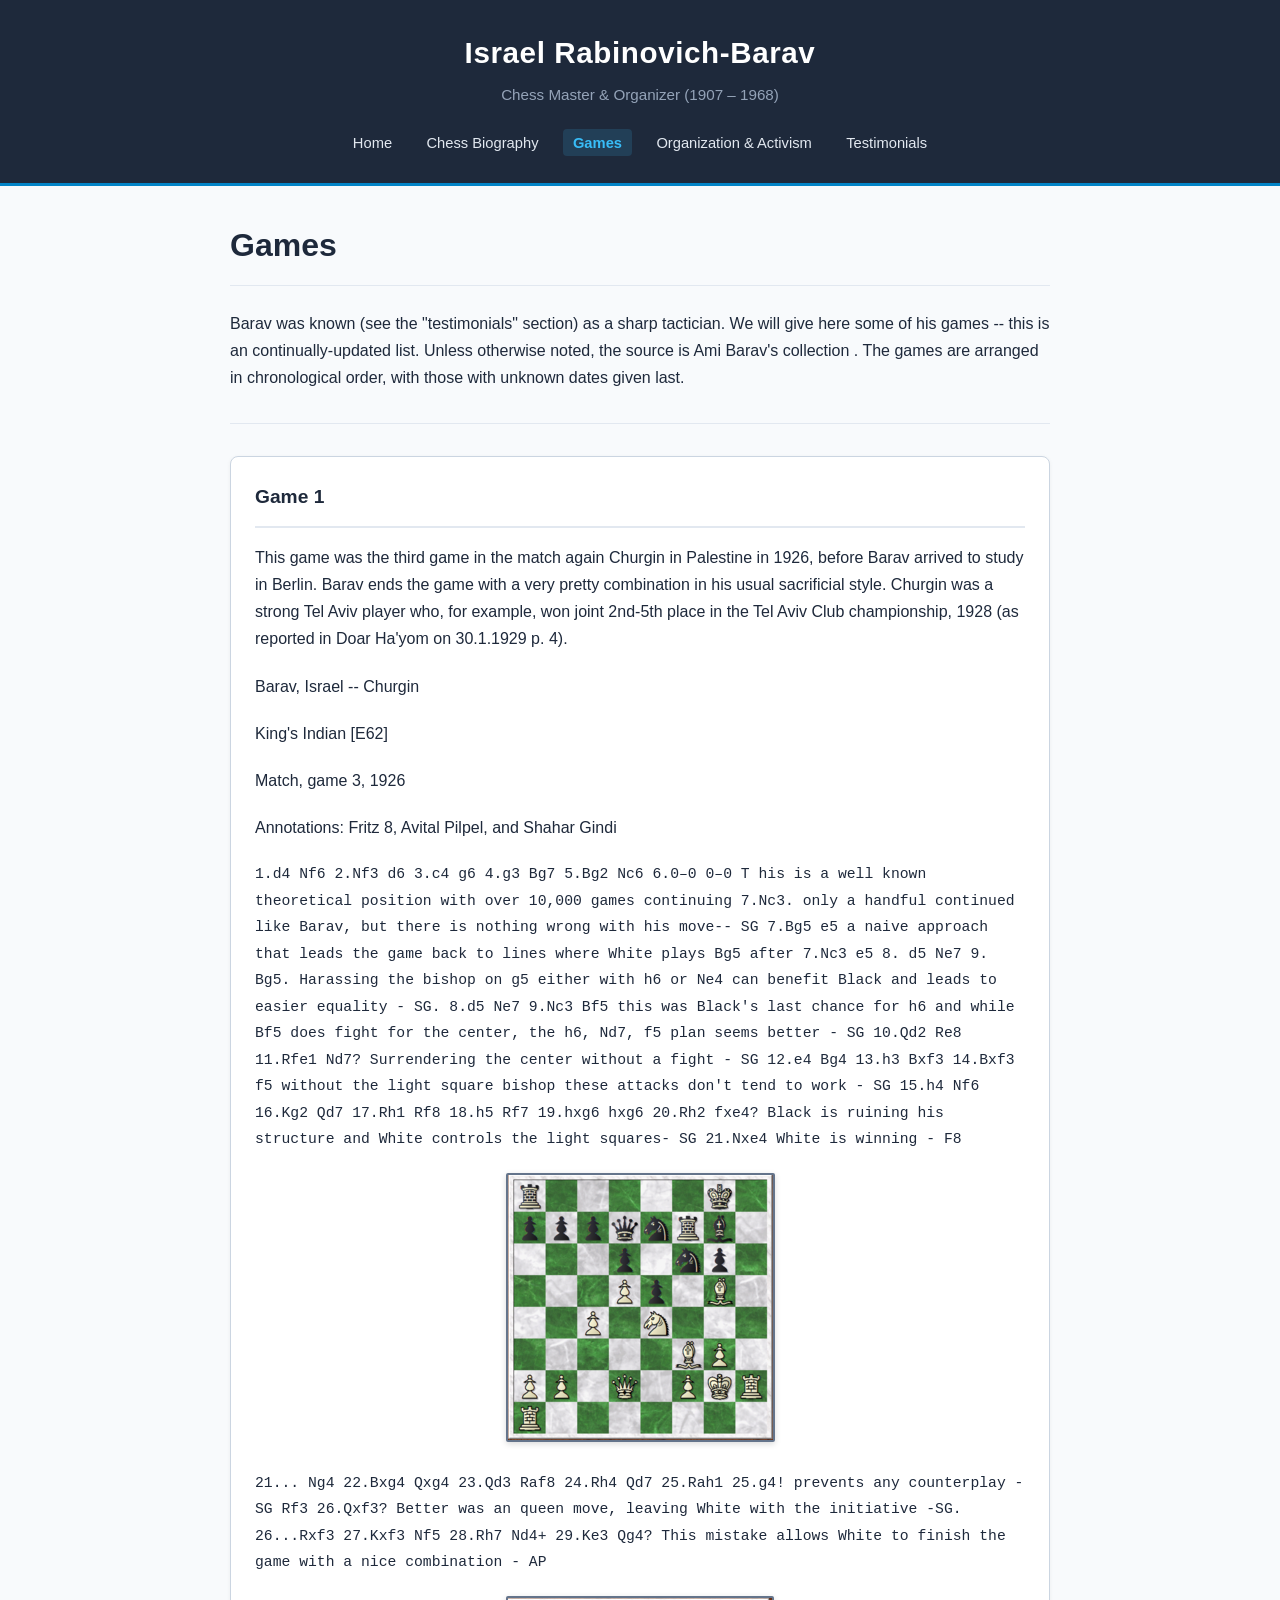
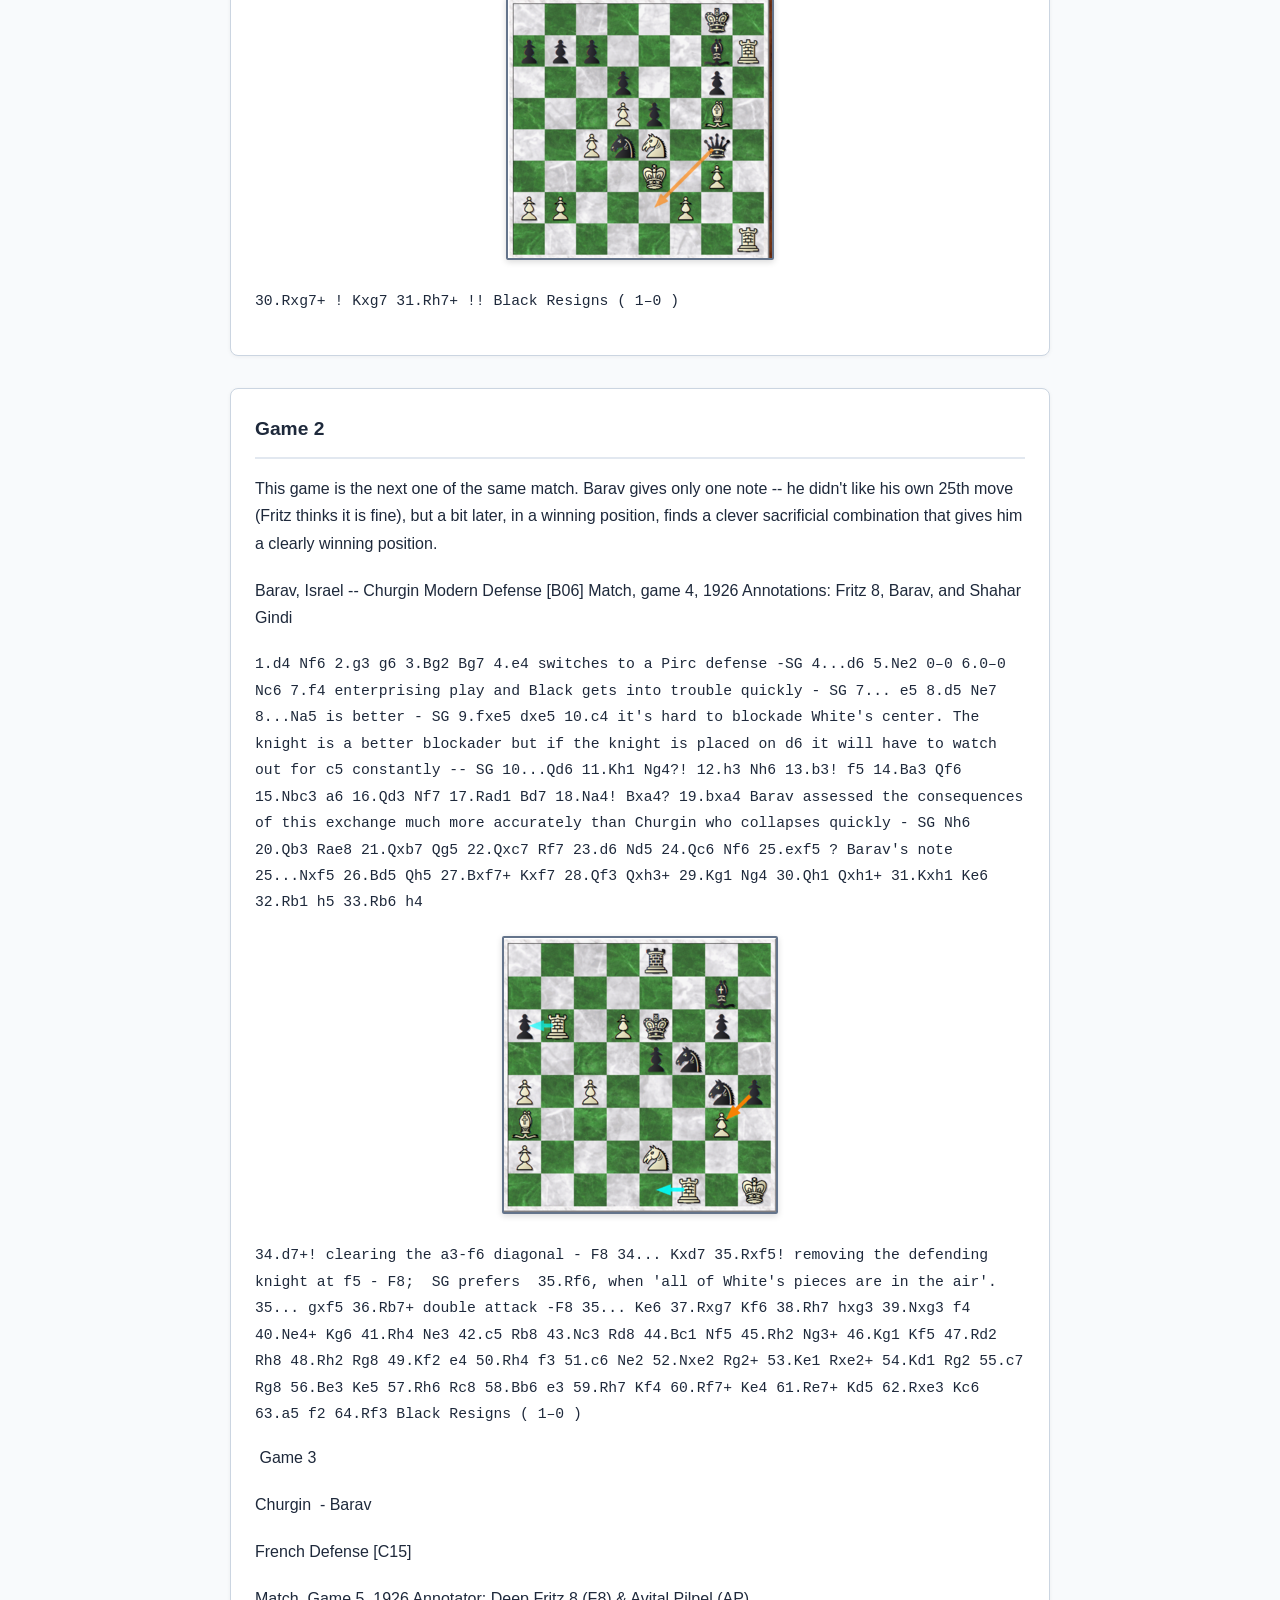
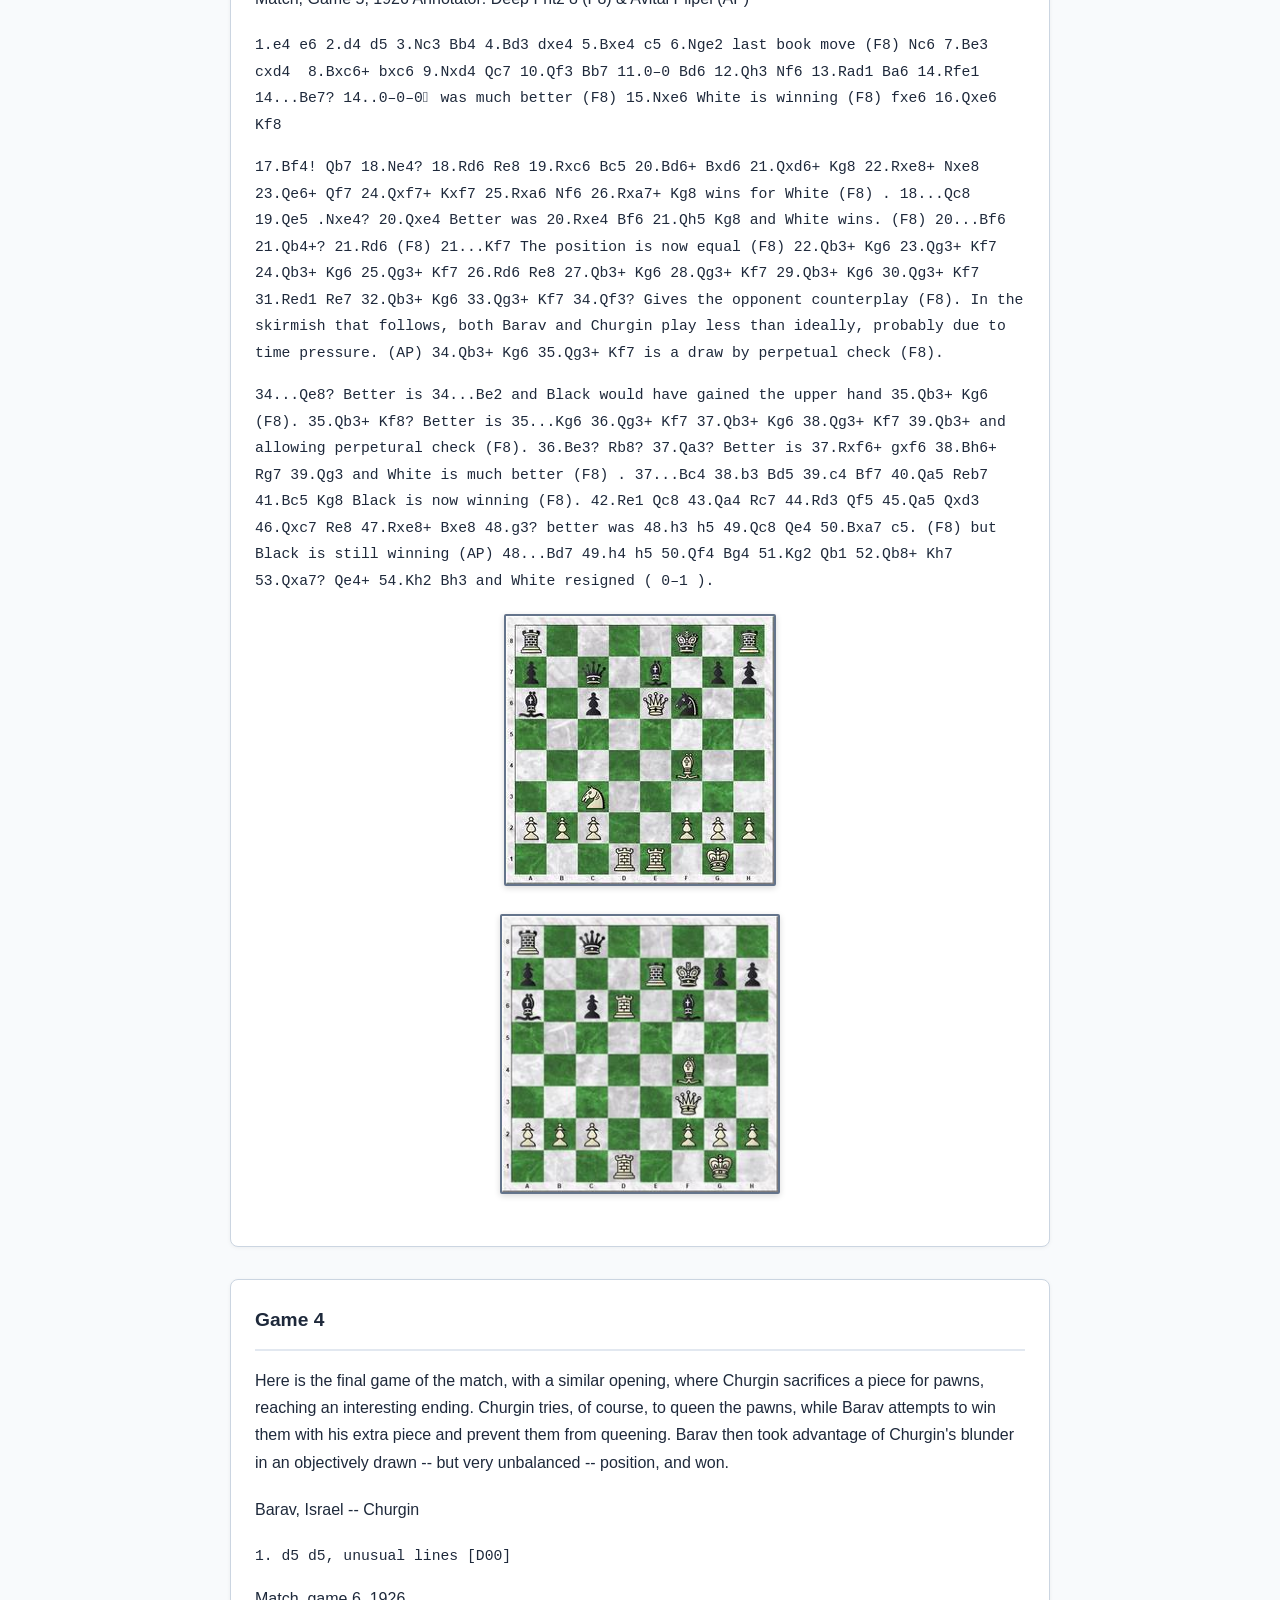
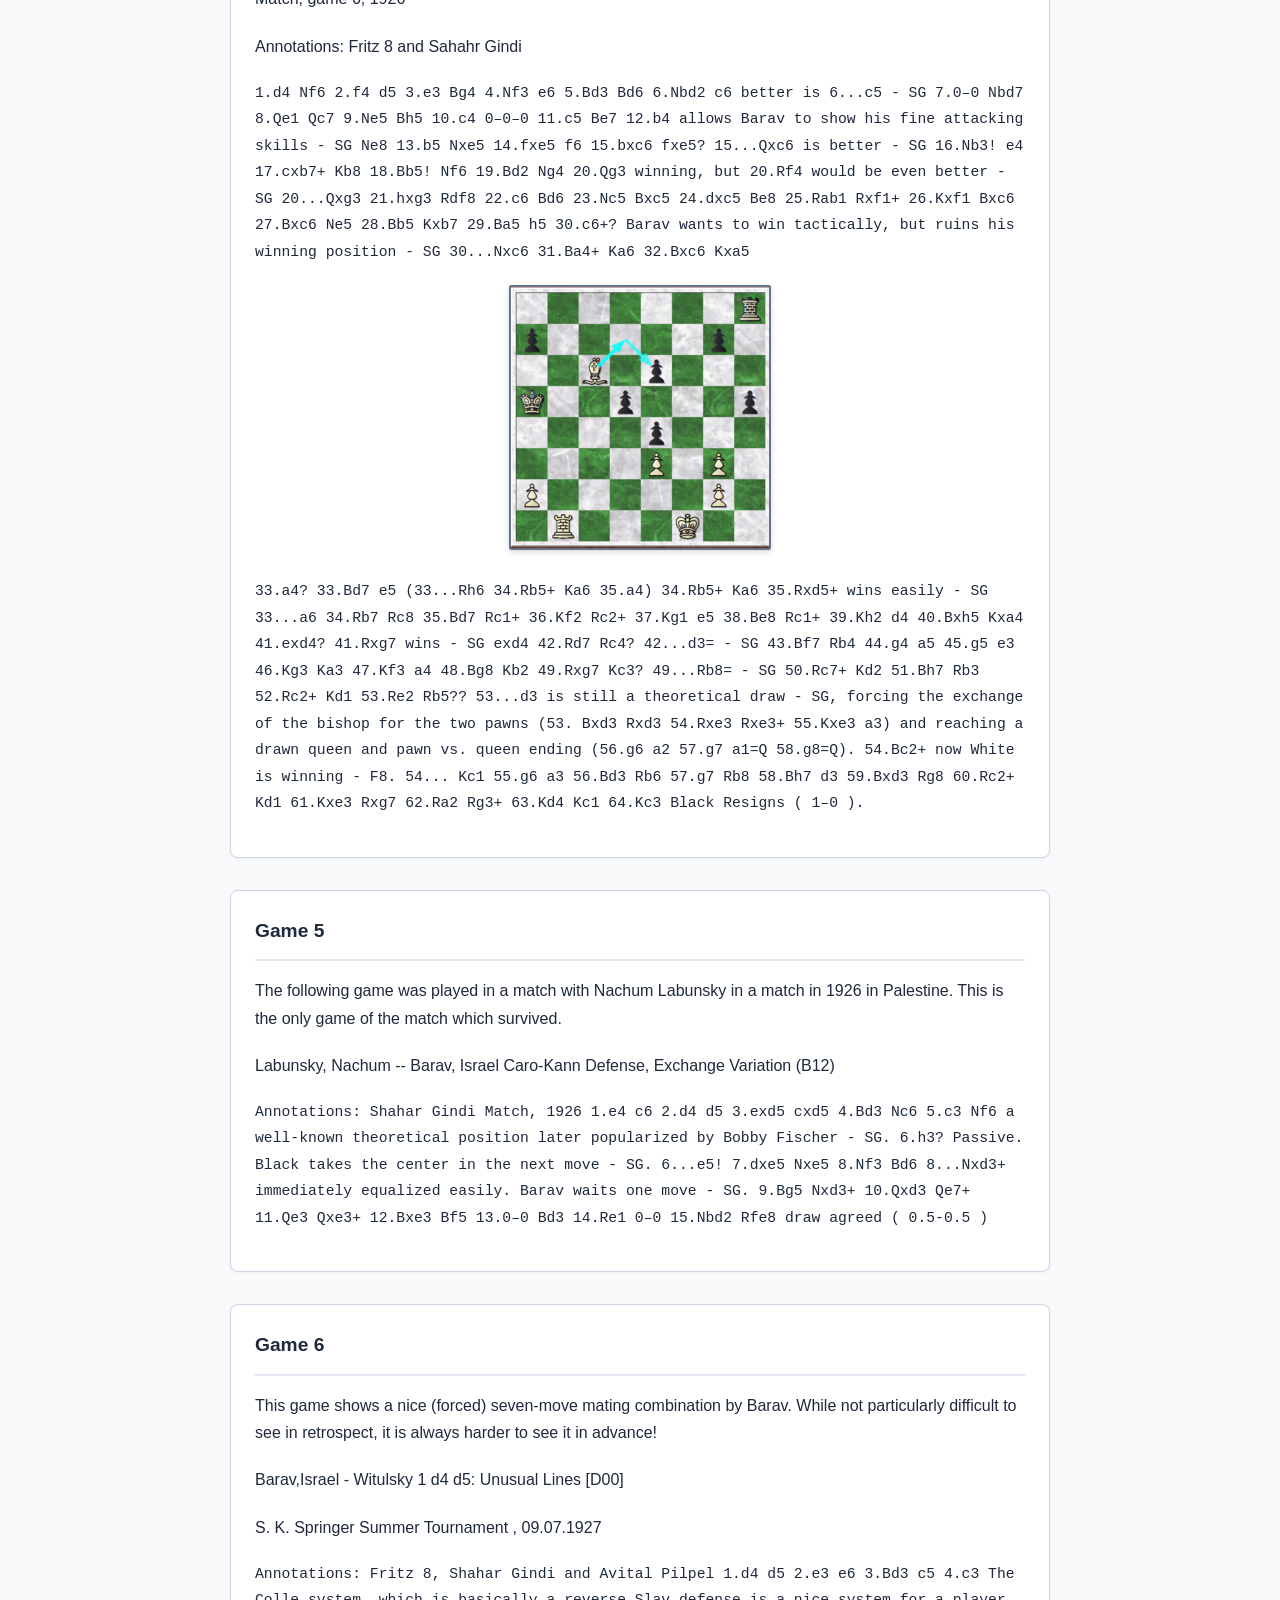
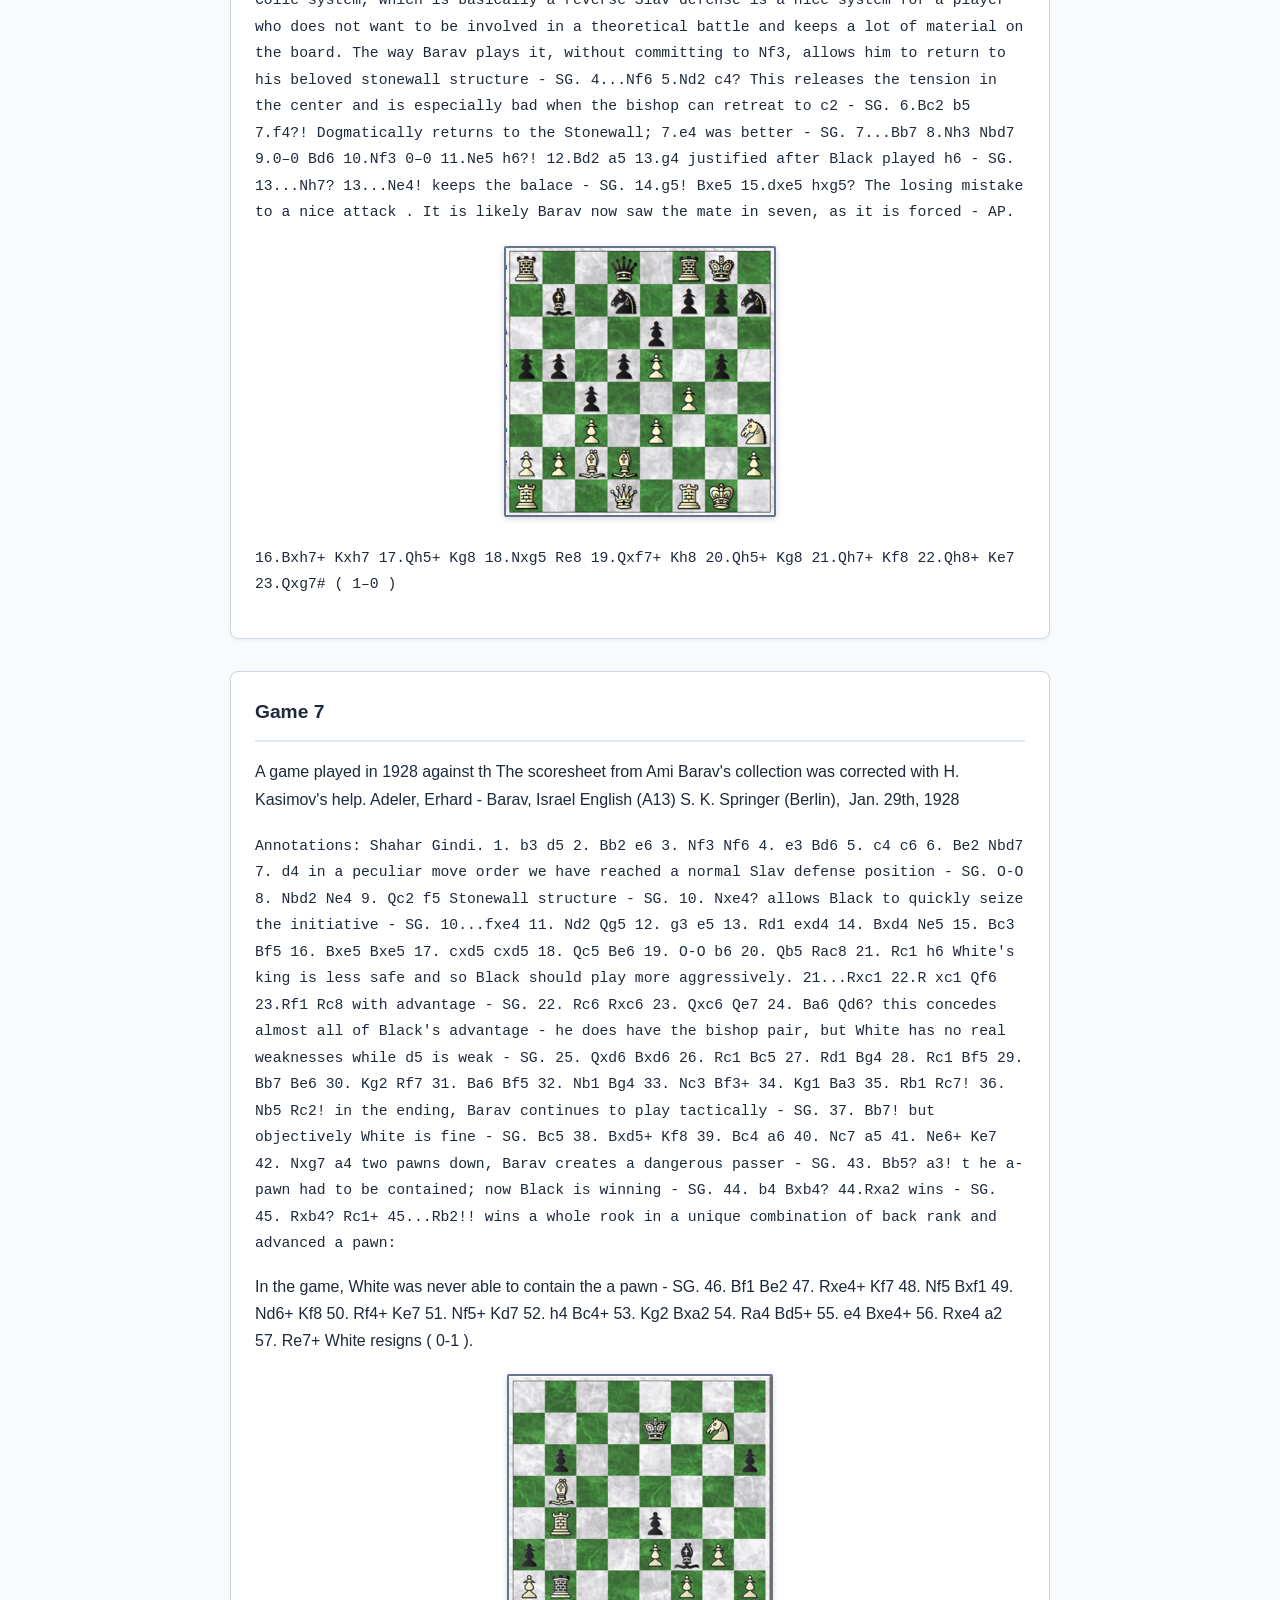
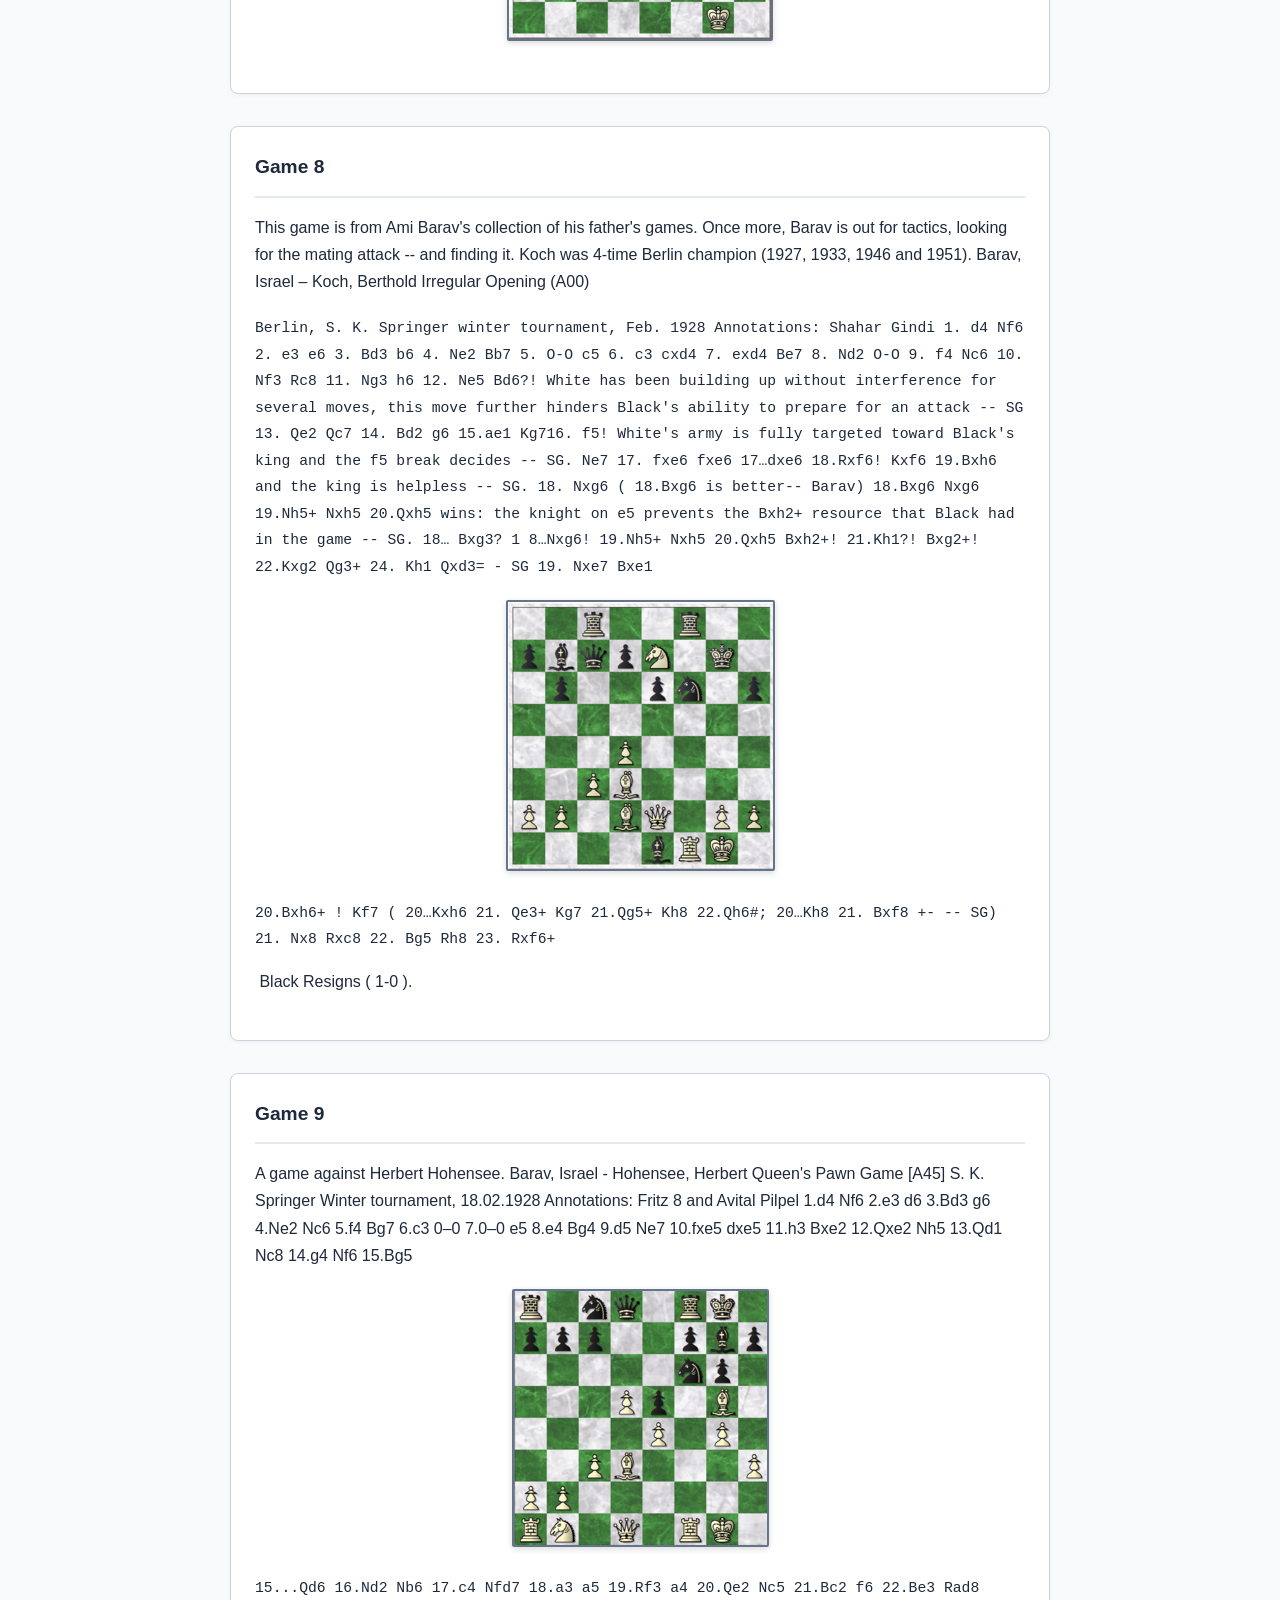
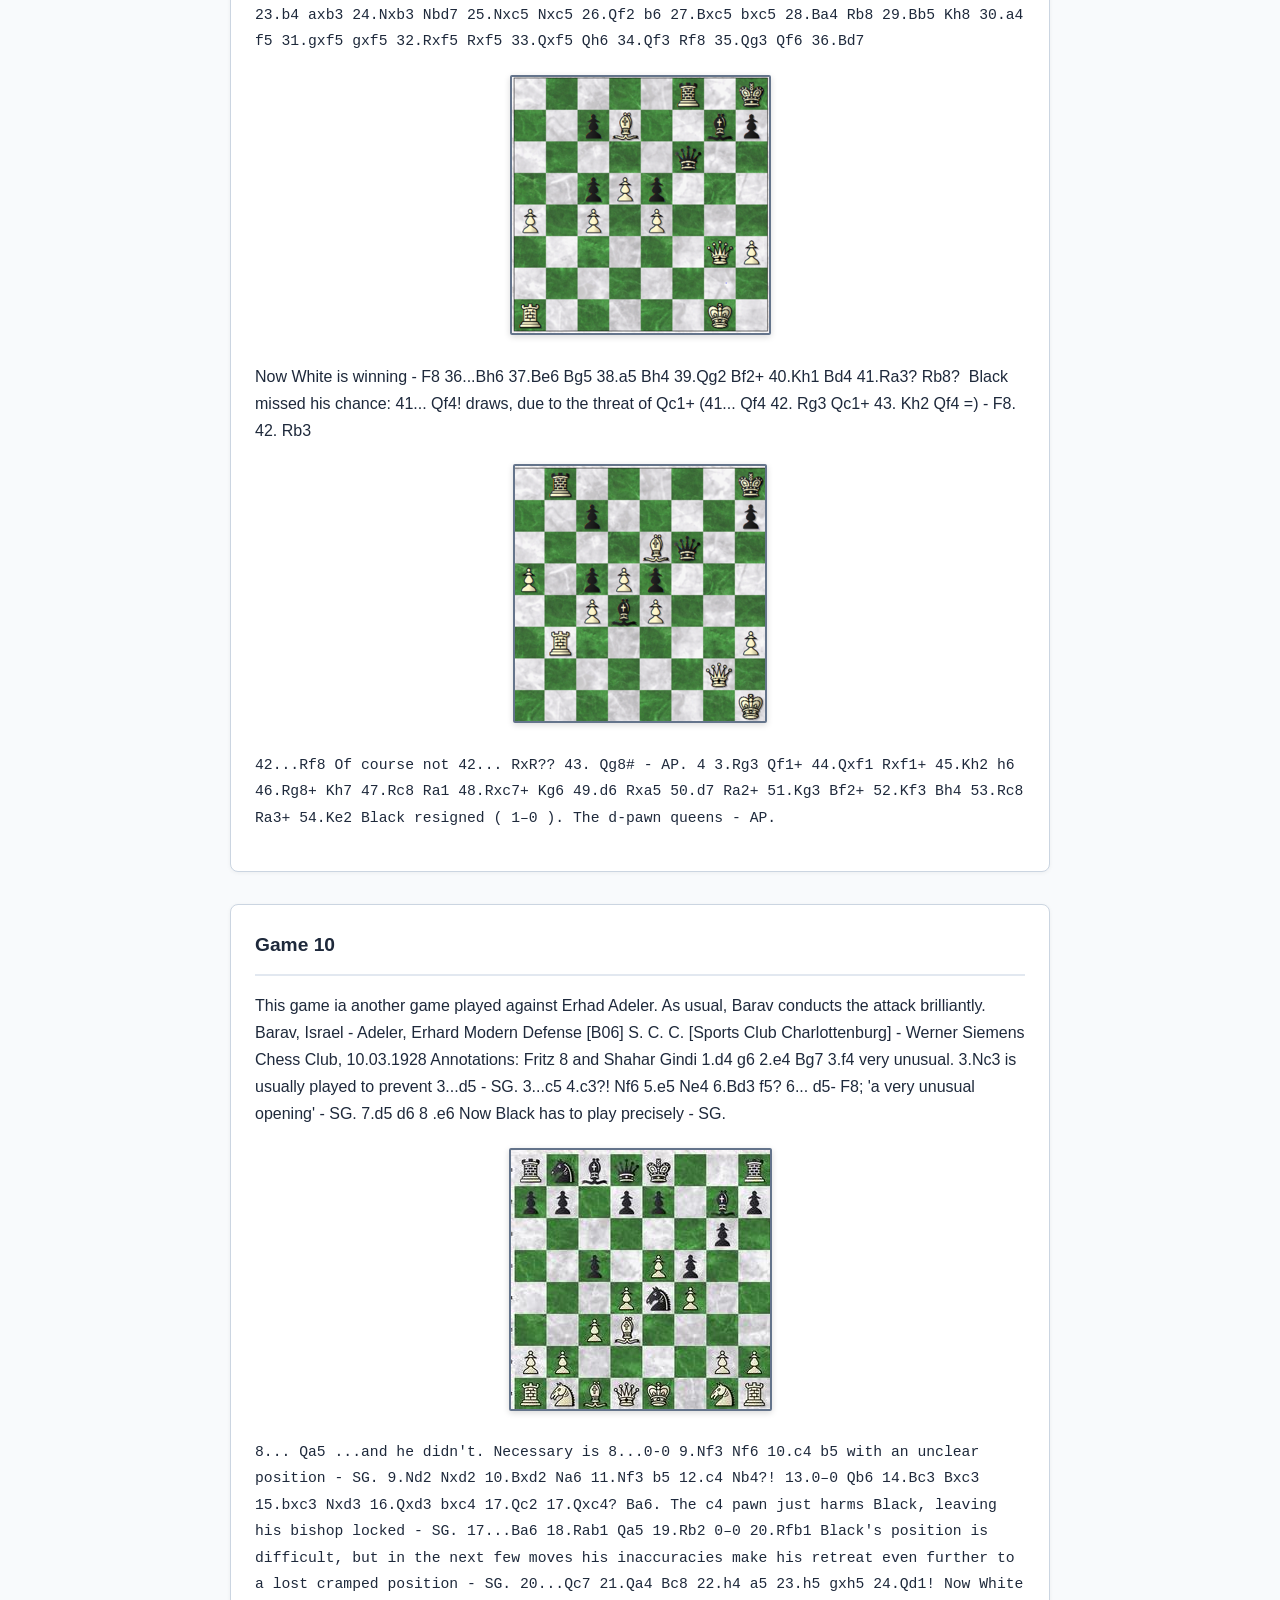
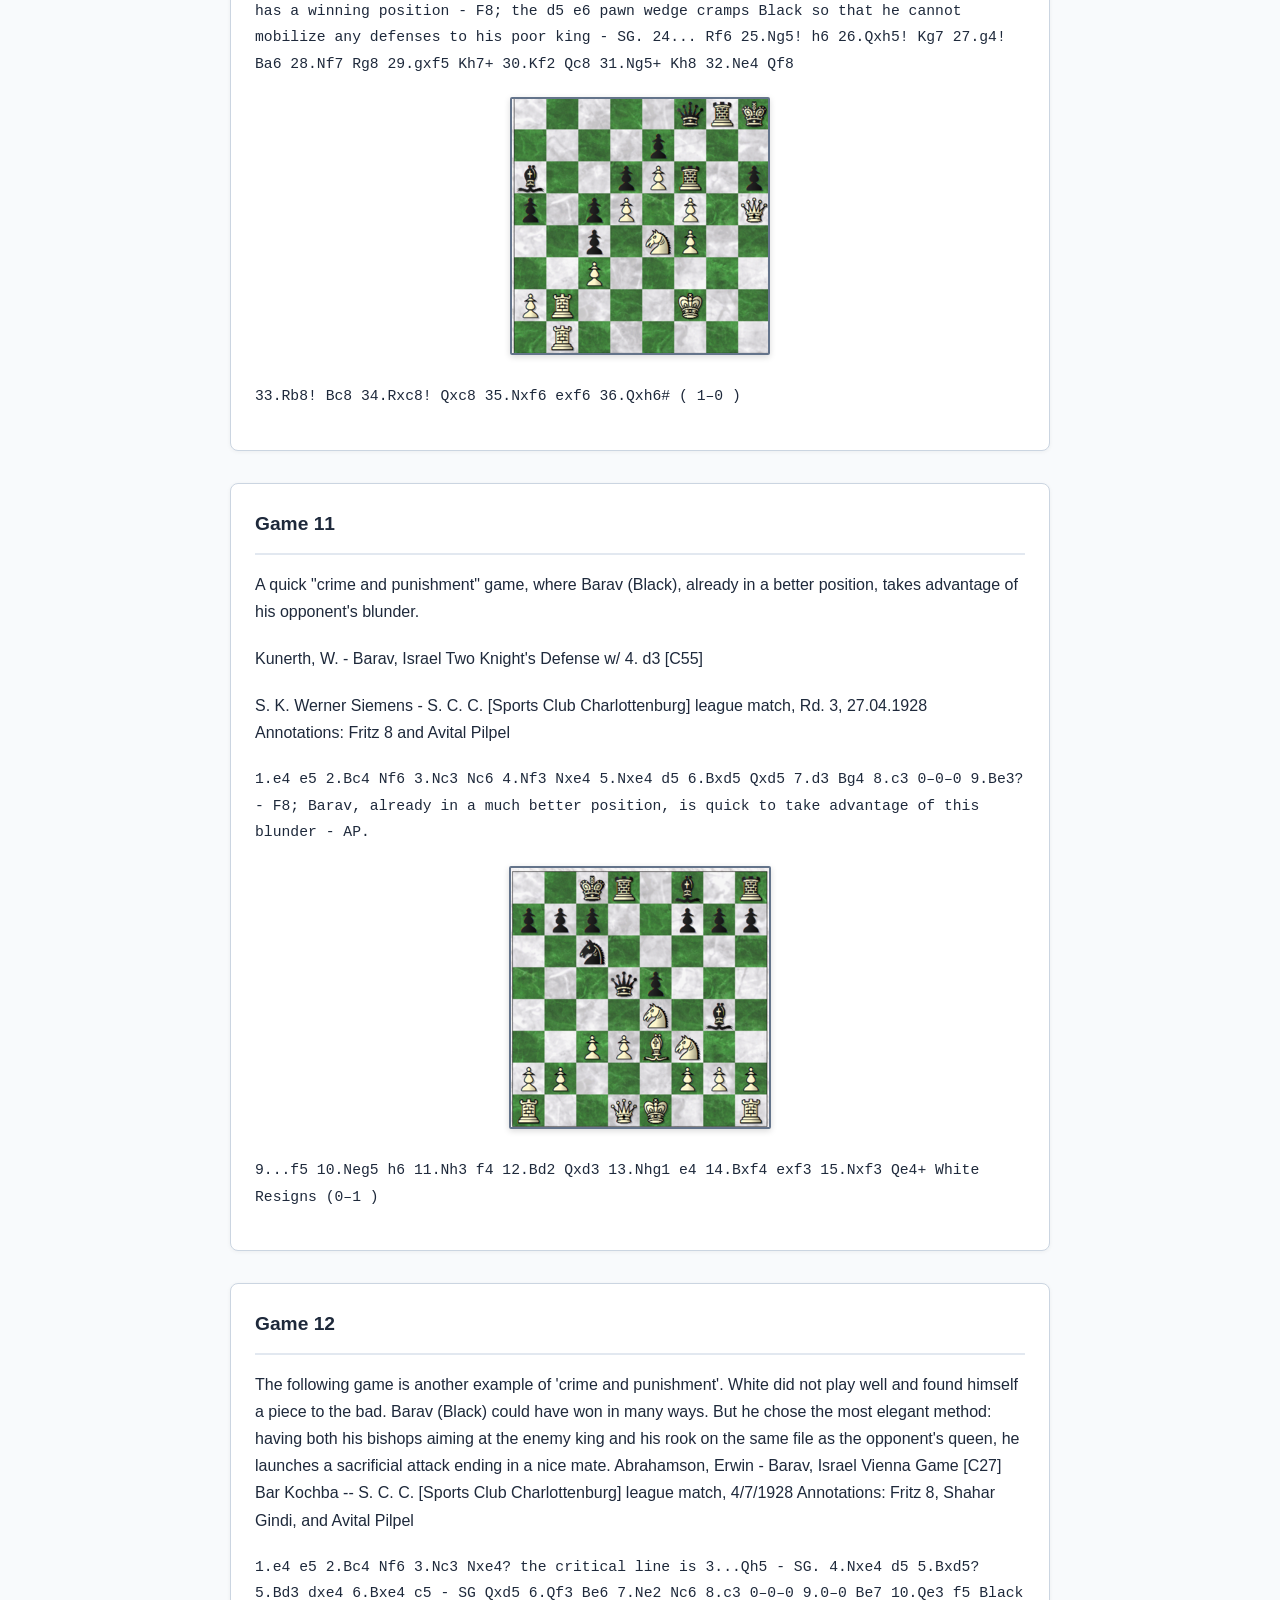
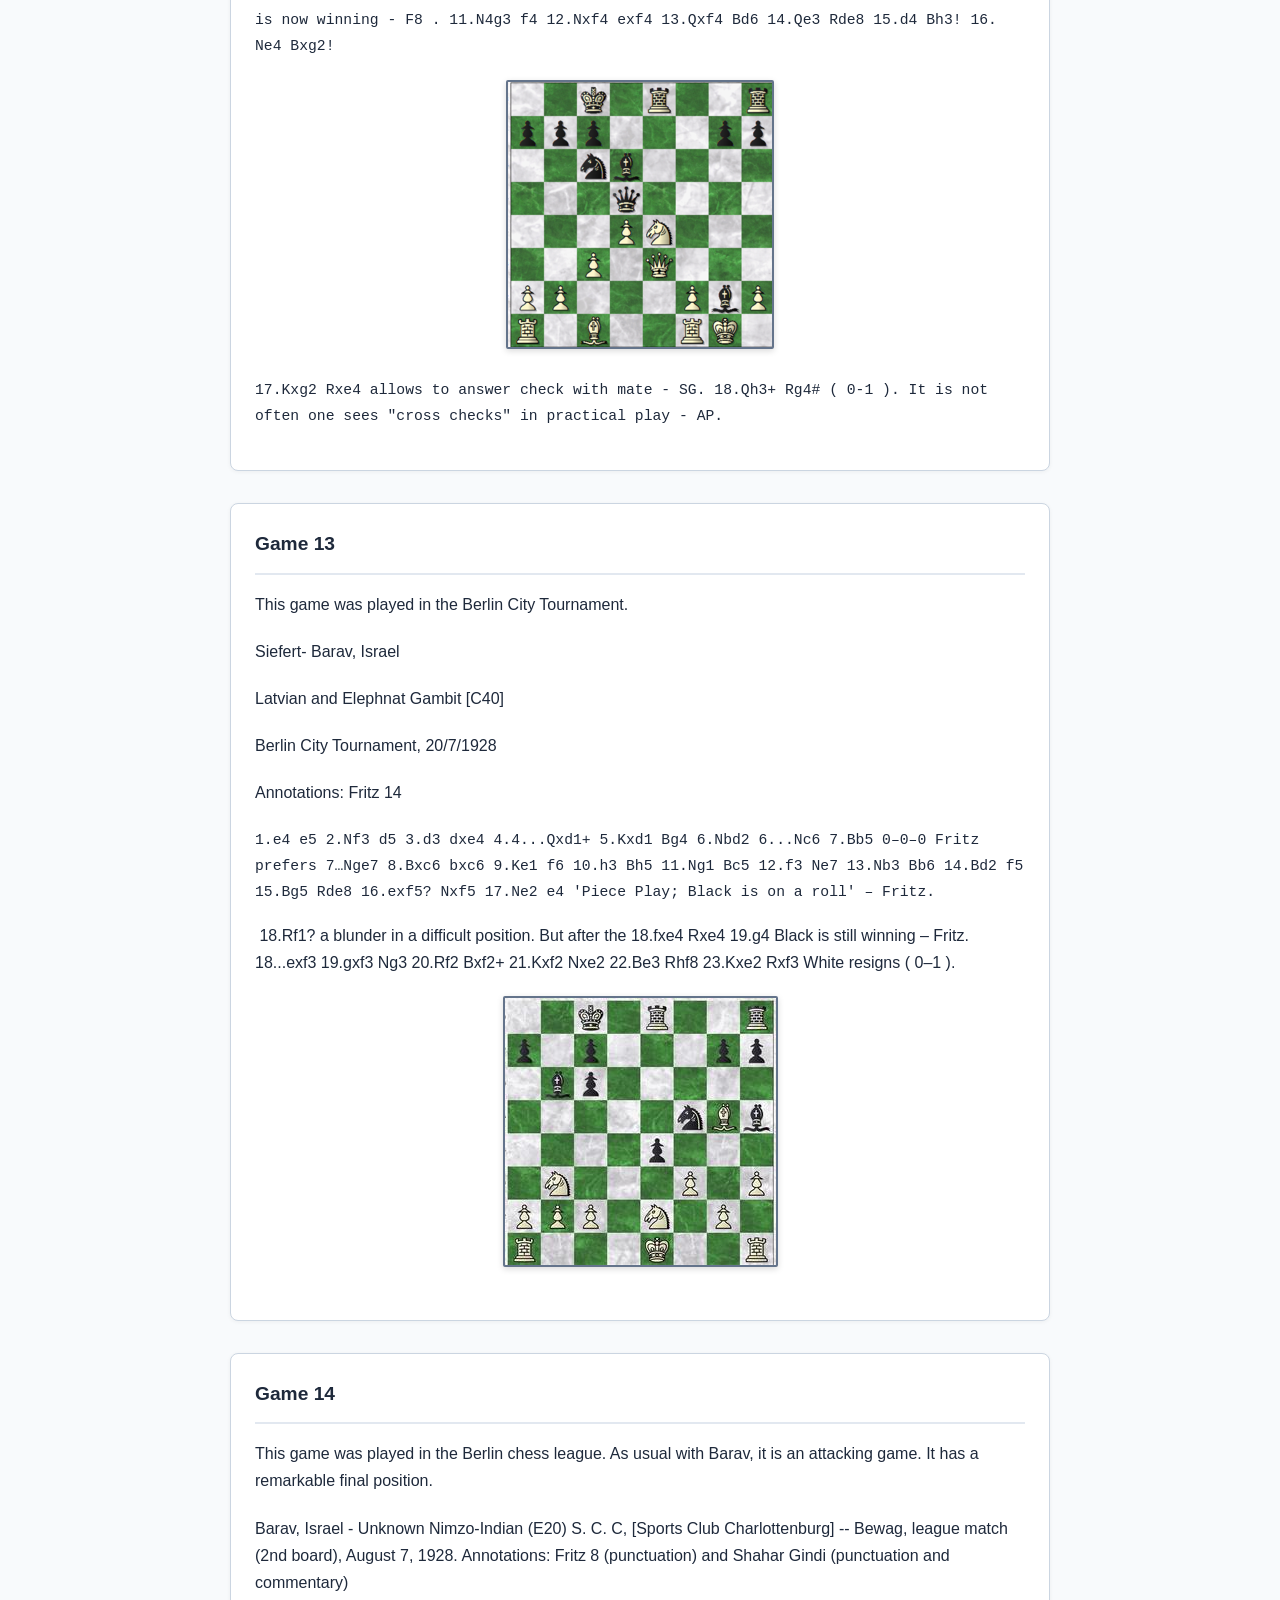
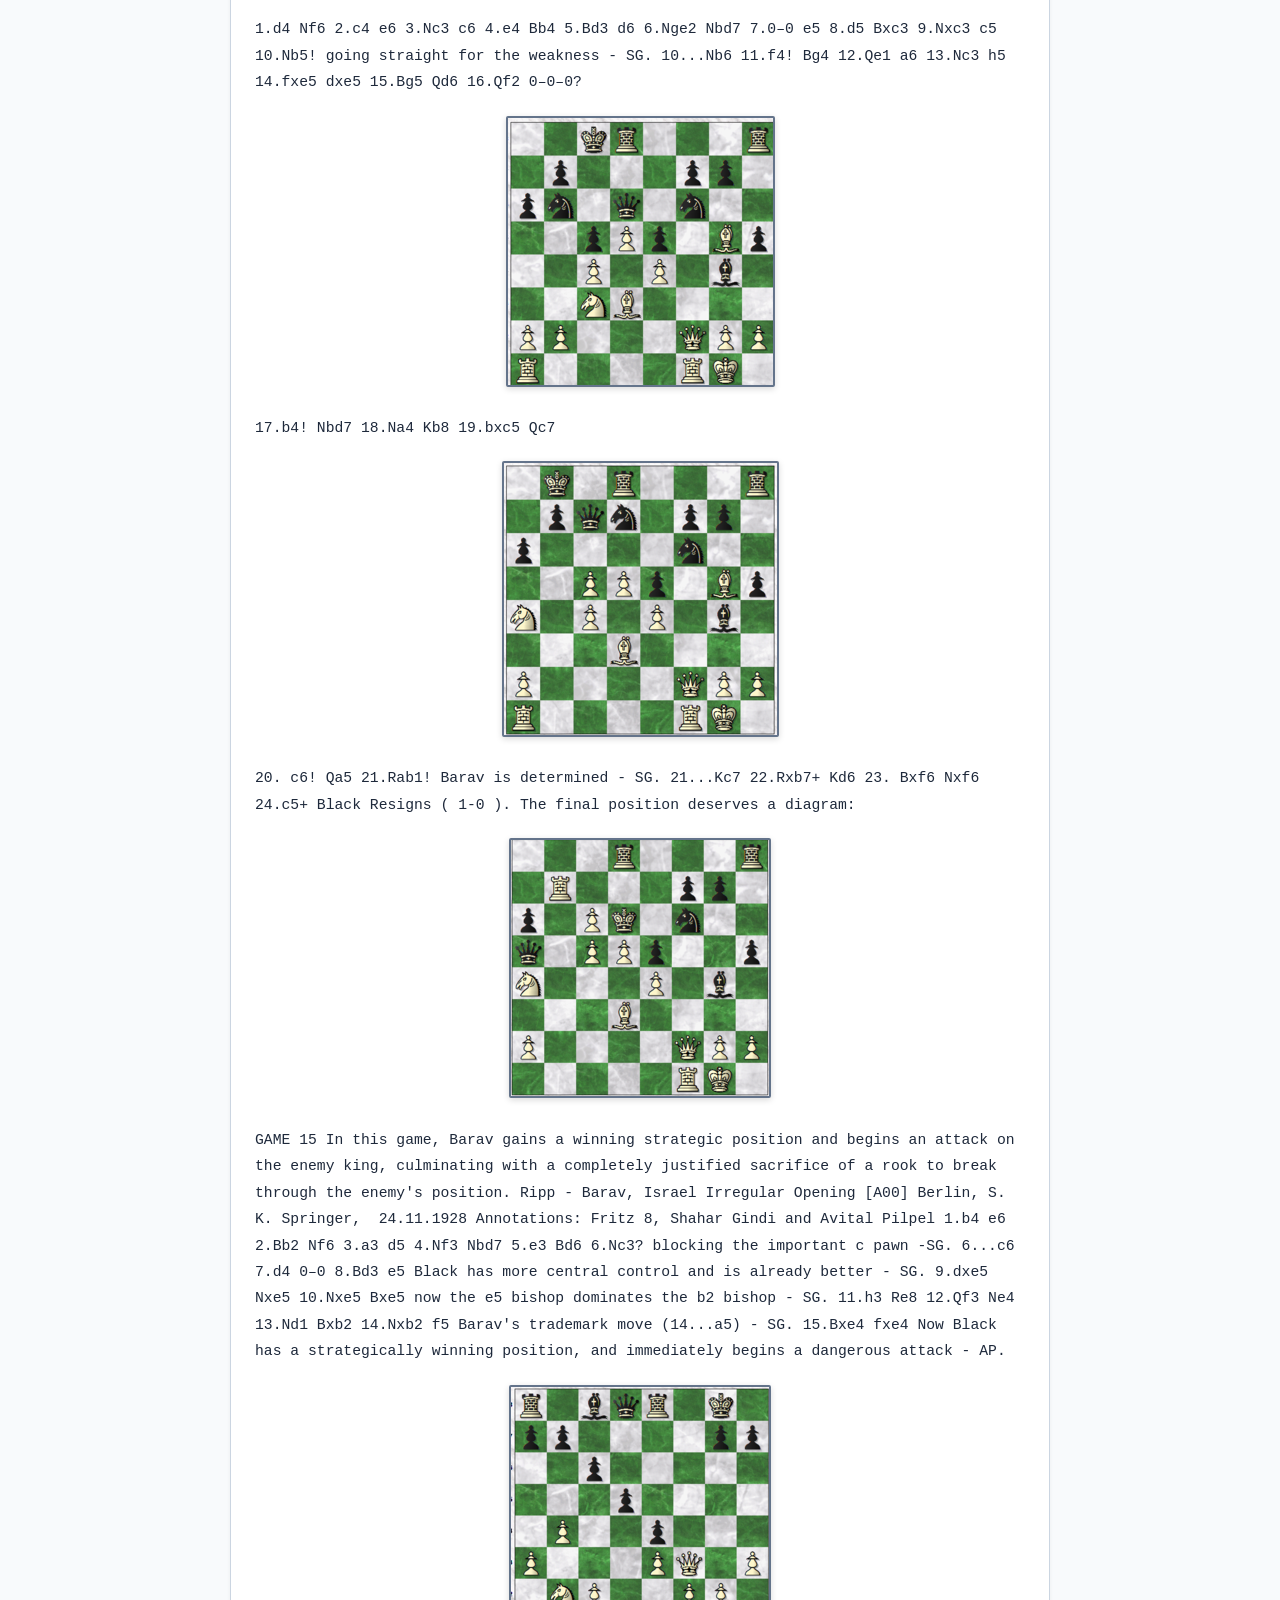
<file: games.html>
<!DOCTYPE html>
<html lang="en">
<head>
  <meta charset="utf-8">
  <meta name="viewport" content="width=device-width, initial-scale=1.0">
  <title>Israel Rabinovich-Barav | Games</title>
  <meta name="description" content="Annotated chess games of Israel Rabinovich-Barav (1926-1964): matches against Churgin and Labunsky, Berlin championships, Palestine championships, and Israeli league games.">
  <link rel="stylesheet" href="css/style.css">
</head>
<body>
  <header class="site-header">
    <h1><a href="index.html">Israel Rabinovich-Barav</a></h1>
    <div class="subtitle">Chess Master &amp; Organizer (1907 &ndash; 1968)</div>
    <nav>
      <ul class="site-nav">
        <li><a href="index.html">Home</a></li>
        <li><a href="chess-biography.html">Chess Biography</a></li>
        <li><a href="games.html" class="active">Games</a></li>
        <li><a href="organization-and-activism.html">Organization &amp; Activism</a></li>
        <li><a href="testimonials.html">Testimonials</a></li>
      </ul>
    </nav>
  </header>

  <main class="container">
    <h2 class="page-title">Games</h2>
    <p class="lead">Barav was known (see the "testimonials" section) as a sharp tactician. We will give here some of his games -- this is an continually-updated list. Unless otherwise noted, the source is Ami Barav's collection . The games are arranged in chronological order, with those with unknown dates given last.</p>
    <hr>

    <div class="game-block">
      <div class="game-header">
        <h3>Game 1</h3>
      </div>
      <p>This game was the third game in the match again Churgin in Palestine in 1926, before Barav arrived to study in Berlin. Barav ends the game with a very pretty combination in his usual sacrificial style. Churgin was a strong Tel Aviv player who, for example, won joint 2nd-5th place in the Tel Aviv Club championship, 1928 (as reported in Doar Ha'yom on 30.1.1929 p. 4).</p>
      <p>Barav, Israel -- Churgin</p>
      <p>King's Indian [E62]</p>
      <p>Match, game 3, 1926</p>
      <p>Annotations: Fritz 8, Avital Pilpel, and Shahar Gindi</p>
      <div class="game-moves">1.d4 Nf6 2.Nf3 d6 3.c4 g6 4.g3 Bg7 5.Bg2 Nc6 6.0–0 0–0 T his is a well known theoretical position with over 10,000 games continuing 7.Nc3. only a handful continued like Barav, but there is nothing wrong with his move-- SG 7.Bg5 e5 a naive approach that leads the game back to lines where White plays Bg5 after 7.Nc3 e5 8. d5 Ne7 9. Bg5. Harassing the bishop on g5 either with h6 or Ne4 can benefit Black and leads to easier equality - SG. 8.d5 Ne7 9.Nc3 Bf5 this was Black's last chance for h6 and while Bf5 does fight for the center, the h6, Nd7, f5 plan seems better - SG 10.Qd2 Re8 11.Rfe1 Nd7? Surrendering the center without a fight - SG 12.e4 Bg4 13.h3 Bxf3 14.Bxf3 f5 without the light square bishop these attacks don't tend to work - SG 15.h4 Nf6 16.Kg2 Qd7 17.Rh1 Rf8 18.h5 Rf7 19.hxg6 hxg6 20.Rh2 fxe4? Black is ruining his structure and White controls the light squares- SG 21.Nxe4 White is winning - F8</div>
    <figure class="diagram-figure">
      <img src="images/ea48b6bd8c23587e860fc179797913fb.png" alt="Chess game diagram">
    </figure>
      <div class="game-moves">21... Ng4 22.Bxg4 Qxg4 23.Qd3 Raf8 24.Rh4 Qd7 25.Rah1 25.g4! prevents any counterplay - SG Rf3 26.Qxf3? Better was an queen move, leaving White with the initiative -SG. 26...Rxf3 27.Kxf3 Nf5 28.Rh7 Nd4+ 29.Ke3 Qg4? This mistake allows White to finish the game with a nice combination - AP</div>
    <figure class="diagram-figure">
      <img src="images/4dec3418053ec4e83afbd4bb2db0f154.png" alt="Chess game diagram">
    </figure>
      <div class="game-moves">30.Rxg7+ ! Kxg7 31.Rh7+ !! Black Resigns ( 1–0 )</div>
    </div>

    <div class="game-block">
      <div class="game-header">
        <h3>Game 2</h3>
      </div>
      <p>This game is the next one of the same match. Barav gives only one note -- he didn't like his own 25th move (Fritz thinks it is fine), but a bit later, in a winning position, finds a clever sacrificial combination that gives him a clearly winning position.</p>
      <p>Barav, Israel -- Churgin Modern Defense [B06] Match, game 4, 1926 Annotations: Fritz 8, Barav, and Shahar Gindi</p>
      <div class="game-moves">1.d4 Nf6 2.g3 g6 3.Bg2 Bg7 4.e4 switches to a Pirc defense -SG 4...d6 5.Ne2 0–0 6.0–0 Nc6 7.f4 enterprising play and Black gets into trouble quickly - SG 7... e5 8.d5 Ne7 8...Na5 is better - SG 9.fxe5 dxe5 10.c4 it's hard to blockade White's center. The knight is a better blockader but if the knight is placed on d6 it will have to watch out for c5 constantly -- SG 10...Qd6 11.Kh1 Ng4?! 12.h3 Nh6 13.b3! f5 14.Ba3 Qf6 15.Nbc3 a6 16.Qd3 Nf7 17.Rad1 Bd7 18.Na4! Bxa4? 19.bxa4 Barav assessed the consequences of this exchange much more accurately than Churgin who collapses quickly - SG Nh6 20.Qb3 Rae8 21.Qxb7 Qg5 22.Qxc7 Rf7 23.d6 Nd5 24.Qc6 Nf6 25.exf5 ? Barav's note 25...Nxf5 26.Bd5 Qh5 27.Bxf7+ Kxf7 28.Qf3 Qxh3+ 29.Kg1 Ng4 30.Qh1 Qxh1+ 31.Kxh1 Ke6 32.Rb1 h5 33.Rb6 h4</div>
    <figure class="diagram-figure">
      <img src="images/e5d8189bffaa361a7ed975bd8a841cd2.png" alt="Chess game diagram">
    </figure>
      <div class="game-moves">34.d7+! clearing the a3-f6 diagonal - F8 34... Kxd7 35.Rxf5! removing the defending knight at f5 - F8;  SG prefers  35.Rf6, when 'all of White's pieces are in the air'. 35... gxf5 36.Rb7+ double attack -F8 35... Ke6 37.Rxg7 Kf6 38.Rh7 hxg3 39.Nxg3 f4 40.Ne4+ Kg6 41.Rh4 Ne3 42.c5 Rb8 43.Nc3 Rd8 44.Bc1 Nf5 45.Rh2 Ng3+ 46.Kg1 Kf5 47.Rd2 Rh8 48.Rh2 Rg8 49.Kf2 e4 50.Rh4 f3 51.c6 Ne2 52.Nxe2 Rg2+ 53.Ke1 Rxe2+ 54.Kd1 Rg2 55.c7 Rg8 56.Be3 Ke5 57.Rh6 Rc8 58.Bb6 e3 59.Rh7 Kf4 60.Rf7+ Ke4 61.Re7+ Kd5 62.Rxe3 Kc6 63.a5 f2 64.Rf3 Black Resigns ( 1–0 )</div>
      <p>​​​ Game 3</p>
      <p>Churgin  - Barav</p>
      <p>​French Defense [C15]</p>
      <p>Match, Game 5, 1926 Annotator: Deep Fritz 8 (F8) & Avital Pilpel (AP)</p>
      <div class="game-moves">​1.e4 e6 2.d4 d5 3.Nc3 Bb4 4.Bd3 dxe4 5.Bxe4 c5 6.Nge2 last book move (F8) Nc6 7.Be3 cxd4  8.Bxc6+ bxc6 9.Nxd4 Qc7 10.Qf3 Bb7 11.0–0 Bd6 12.Qh3 Nf6 13.Rad1 Ba6 14.Rfe1 14...Be7? 14..0–0–0 was much better (F8) 15.Nxe6 White is winning (F8) fxe6 16.Qxe6 Kf8</div>
      <div class="game-moves">17.Bf4! Qb7 18.Ne4? 18.Rd6 Re8 19.Rxc6 Bc5 20.Bd6+ Bxd6 21.Qxd6+ Kg8 22.Rxe8+ Nxe8 23.Qe6+ Qf7 24.Qxf7+ Kxf7 25.Rxa6 Nf6 26.Rxa7+ Kg8 wins for White (F8) . 18...Qc8 19.Qe5 .Nxe4? 20.Qxe4 Better was 20.Rxe4 Bf6 21.Qh5 Kg8 and White wins. (F8) 20...Bf6 21.Qb4+? 21.Rd6 (F8) 21...Kf7 The position is now equal (F8) 22.Qb3+ Kg6 23.Qg3+ Kf7 24.Qb3+ Kg6 25.Qg3+ Kf7 26.Rd6 Re8 27.Qb3+ Kg6 28.Qg3+ Kf7 29.Qb3+ Kg6 30.Qg3+ Kf7 31.Red1 Re7 32.Qb3+ Kg6 33.Qg3+ Kf7 34.Qf3? Gives the opponent counterplay (F8). In the skirmish that follows, both Barav and Churgin play less than ideally, probably due to time pressure. (AP) 34.Qb3+ Kg6 35.Qg3+ Kf7 is a draw by perpetual check (F8).</div>
      <div class="game-moves">34...Qe8? Better is 34...Be2 and Black would have gained the upper hand 35.Qb3+ Kg6 (F8). 35.Qb3+ Kf8? Better is 35...Kg6 36.Qg3+ Kf7 37.Qb3+ Kg6 38.Qg3+ Kf7 39.Qb3+ and allowing perpetural check (F8). 36.Be3? Rb8? 37.Qa3? Better is 37.Rxf6+ gxf6 38.Bh6+ Rg7 39.Qg3 and White is much better (F8) . 37...Bc4 38.b3 Bd5 39.c4 Bf7 40.Qa5 Reb7 41.Bc5 Kg8 Black is now winning (F8). 42.Re1 Qc8 43.Qa4 Rc7 44.Rd3 Qf5 45.Qa5 Qxd3 46.Qxc7 Re8 47.Rxe8+ Bxe8 48.g3? better was 48.h3 h5 49.Qc8 Qe4 50.Bxa7 c5. (F8) but Black is still winning (AP) 48...Bd7 49.h4 h5 50.Qf4 Bg4 51.Kg2 Qb1 52.Qb8+ Kh7 53.Qxa7? Qe4+ 54.Kh2 Bh3 and White resigned ( 0–1 ).</div>
    <figure class="diagram-figure">
      <img src="images/538d1f9e4b04e5a7162c4b41ac385288.jpg" alt="Chess game diagram">
    </figure>
    <figure class="diagram-figure">
      <img src="images/601de9f4423d416fab7942d9972e938b.jpg" alt="Chess game diagram">
    </figure>
    </div>

    <div class="game-block">
      <div class="game-header">
        <h3>Game 4</h3>
      </div>
      <p>Here is the final game of the match, with a similar opening, where Churgin sacrifices a piece for pawns, reaching an interesting ending. Churgin tries, of course, to queen the pawns, while Barav attempts to win them with his extra piece and prevent them from queening. Barav then took advantage of Churgin's blunder in an objectively drawn -- but very unbalanced -- position, and won.</p>
      <p>Barav, Israel -- Churgin</p>
      <div class="game-moves">1. d5 d5, unusual lines [D00]</div>
      <p>Match, game 6, 1926</p>
      <p>Annotations: Fritz 8 and Sahahr Gindi</p>
      <div class="game-moves">1.d4 Nf6 2.f4 d5 3.e3 Bg4 4.Nf3 e6 5.Bd3 Bd6 6.Nbd2 c6 better is 6...c5 - SG 7.0–0 Nbd7 8.Qe1 Qc7 9.Ne5 Bh5 10.c4 0–0–0 11.c5 Be7 12.b4 allows Barav to show his fine attacking skills - SG Ne8 13.b5 Nxe5 14.fxe5 f6 15.bxc6 fxe5? 15...Qxc6 is better - SG 16.Nb3! e4 17.cxb7+ Kb8 18.Bb5! Nf6 19.Bd2 Ng4 20.Qg3 winning, but 20.Rf4 would be even better - SG 20...Qxg3 21.hxg3 Rdf8 22.c6 Bd6 23.Nc5 Bxc5 24.dxc5 Be8 25.Rab1 Rxf1+ 26.Kxf1 Bxc6 27.Bxc6 Ne5 28.Bb5 Kxb7 29.Ba5 h5 30.c6+? Barav wants to win tactically, but ruins his winning position - SG 30...Nxc6 31.Ba4+ Ka6 32.Bxc6 Kxa5 ​</div>
    <figure class="diagram-figure">
      <img src="images/d135a68032a7e8a2c8ef2844586050db.png" alt="Chess game diagram">
    </figure>
      <div class="game-moves">33.a4? 33.Bd7 e5 (33...Rh6 34.Rb5+ Ka6 35.a4) 34.Rb5+ Ka6 35.Rxd5+ wins easily - SG 33...a6 34.Rb7 Rc8 35.Bd7 Rc1+ 36.Kf2 Rc2+ 37.Kg1 e5 38.Be8 Rc1+ 39.Kh2 d4 40.Bxh5 Kxa4 41.exd4? 41.Rxg7 wins - SG exd4 42.Rd7 Rc4? 42...d3= - SG 43.Bf7 Rb4 44.g4 a5 45.g5 e3 46.Kg3 Ka3 47.Kf3 a4 48.Bg8 Kb2 49.Rxg7 Kc3? 49...Rb8= - SG 50.Rc7+ Kd2 51.Bh7 Rb3 52.Rc2+ Kd1 53.Re2 Rb5?? 53...d3 is still a theoretical draw - SG, forcing the exchange of the bishop for the two pawns (53. Bxd3 Rxd3 54.Rxe3 Rxe3+ 55.Kxe3 a3) and reaching a drawn queen and pawn vs. queen ending (56.g6 a2 57.g7 a1=Q 58.g8=Q). 54.Bc2+ now White is winning - F8. 54... Kc1 55.g6 a3 56.Bd3 Rb6 57.g7 Rb8 58.Bh7 d3 59.Bxd3 Rg8 60.Rc2+ Kd1 61.Kxe3 Rxg7 62.Ra2 Rg3+ 63.Kd4 Kc1 64.Kc3 Black Resigns ( 1–0 ).</div>
    </div>

    <div class="game-block">
      <div class="game-header">
        <h3>Game 5</h3>
      </div>
      <p>The following game was played in a match with Nachum Labunsky in a match in 1926 in Palestine. This is the only game of the match which survived.</p>
      <p>Labunsky, Nachum -- Barav, Israel Caro-Kann Defense, Exchange Variation (B12)</p>
      <div class="game-moves">Annotations: Shahar Gindi Match, 1926 ​1.e4 c6 2.d4 d5 3.exd5 cxd5 4.Bd3 Nc6 5.c3 Nf6 a well-known theoretical position later popularized by Bobby Fischer - SG. 6.h3? Passive. Black takes the center in the next move - SG. 6...e5! 7.dxe5 Nxe5 8.Nf3 Bd6 8...Nxd3+ immediately equalized easily. Barav waits one move - SG. 9.Bg5 Nxd3+ 10.Qxd3 Qe7+ 11.Qe3 Qxe3+ 12.Bxe3 Bf5 13.0–0 Bd3 14.Re1 0–0 15.Nbd2 Rfe8 draw agreed ( 0.5-0.5 )</div>
    </div>

    <div class="game-block">
      <div class="game-header">
        <h3>Game 6</h3>
      </div>
      <p>This game shows a ​nice (forced) seven-move mating combination by Barav. While not particularly difficult to see in retrospect, it is always harder to see it in advance!</p>
      <p>Barav,Israel - Witulsky ​1 d4 d5: Unusual Lines [D00]</p>
      <p>S. K. Springer Summer Tournament , 09.07.1927</p>
      <div class="game-moves">Annotations: Fritz 8, Shahar Gindi and Avital Pilpel 1.d4 d5 2.e3 e6 3.Bd3 c5 4.c3 The Colle system, which is basically a reverse Slav defense is a nice system for a player who does not want to be involved in a theoretical battle and keeps a lot of material on the board. The way Barav plays it, without committing to Nf3, allows him to return to his beloved stonewall structure - SG. 4...Nf6 5.Nd2 c4? This releases the tension in the center and is especially bad when the bishop can retreat to c2 - SG. 6.Bc2 b5 7.f4?! Dogmatically returns to the Stonewall; 7.e4 was better - SG. 7...Bb7 8.Nh3 Nbd7 9.0–0 Bd6 10.Nf3 0–0 11.Ne5 h6?! 12.Bd2 a5 13.g4 justified after Black played h6 - SG. 13...Nh7? 13...Ne4! keeps the balace - SG. 14.g5! Bxe5 15.dxe5 hxg5? The losing mistake to a nice attack . It is likely Barav now saw the mate in seven, as it is forced - AP.</div>
    <figure class="diagram-figure">
      <img src="images/07ecc1ead480372891f5fb006acf90f0.png" alt="Chess game diagram">
    </figure>
      <div class="game-moves">16.Bxh7+ Kxh7 17.Qh5+ Kg8 18.Nxg5 Re8 19.Qxf7+ Kh8 20.Qh5+ Kg8 21.Qh7+ Kf8 22.Qh8+ Ke7 23.Qxg7# ( 1–0 )</div>
    </div>

    <div class="game-block">
      <div class="game-header">
        <h3>Game 7</h3>
      </div>
      <p>A game played in 1928 against th The scoresheet from Ami Barav's collection was corrected with H. Kasimov's help. Adeler, Erhard - Barav, Israel English (A13) S. K. Springer (Berlin),  Jan. 29th, 1928</p>
      <div class="game-moves">Annotations: Shahar Gindi. ​1. b3 d5 2. Bb2 e6 3. Nf3 Nf6 4. e3 Bd6 5. c4 c6 6. Be2 Nbd7 7. d4 in a peculiar move order we have reached a normal Slav defense position - SG. O-O 8. Nbd2 Ne4 9. Qc2 f5 Stonewall structure - SG. 10. Nxe4? allows Black to quickly seize the initiative - SG. 10...fxe4 11. Nd2 Qg5 12. g3 e5 13. Rd1 exd4 14. Bxd4 Ne5 15. Bc3 Bf5 16. Bxe5 Bxe5 17. cxd5 cxd5 18. Qc5 Be6 19. O-O b6 20. Qb5 Rac8 21. Rc1 h6 White's king is less safe and so Black should play more aggressively. 21...Rxc1 22.R xc1 Qf6 23.Rf1 Rc8 with advantage - SG. 22. Rc6 Rxc6 23. Qxc6 Qe7 24. Ba6 Qd6? this concedes almost all of Black's advantage - he does have the bishop pair, but White has no real weaknesses while d5 is weak - SG. 25. Qxd6 Bxd6 26. Rc1 Bc5 27. Rd1 Bg4 28. Rc1 Bf5 29. Bb7 Be6 30. Kg2 Rf7 31. Ba6 Bf5 32. Nb1 Bg4 33. Nc3 Bf3+ 34. Kg1 Ba3 35. Rb1 Rc7! 36. Nb5 Rc2! in the ending, Barav continues to play tactically - SG. 37. Bb7! but objectively White is fine - SG. Bc5 38. Bxd5+ Kf8 39. Bc4 a6 40. Nc7 a5 41. Ne6+ Ke7 42. Nxg7 a4 two pawns down, Barav creates a dangerous passer - SG. 43. Bb5? a3! t he a-pawn had to be contained; now Black is winning - SG. 44. b4 Bxb4? 44.Rxa2 wins - SG. 45. Rxb4? Rc1+ 45...Rb2!! wins a whole rook in a unique combination of back rank and advanced a pawn:</div>
      <p>In the game, White was never able to contain the a pawn - SG. 46. Bf1 Be2 47. Rxe4+ Kf7 48. Nf5 Bxf1 49. Nd6+ Kf8 50. Rf4+ Ke7 51. Nf5+ Kd7 52. h4 Bc4+ 53. Kg2 Bxa2 54. Ra4 Bd5+ 55. e4 Bxe4+ 56. Rxe4 a2 57. Re7+ White resigns ( 0-1 ).</p>
    <figure class="diagram-figure">
      <img src="images/84f86831cb39cf7604349fe9a49d315a.png" alt="Chess game diagram">
    </figure>
    </div>

    <div class="game-block">
      <div class="game-header">
        <h3>Game 8</h3>
      </div>
      <p>This game is from Ami Barav's collection of his father's games. Once more, Barav is out for tactics, looking for the mating attack -- and finding it. Koch was 4-time Berlin champion (1927, 1933, 1946 and 1951). Barav, Israel – Koch, Berthold Irregular Opening (A00)</p>
      <div class="game-moves">Berlin, S. K. Springer winter tournament, Feb. 1928 Annotations: Shahar Gindi 1. d4 Nf6 2. e3 e6 3. Bd3 b6 4. Ne2 Bb7 5. O-O c5 6. c3 cxd4 7. exd4 Be7 8. Nd2 O-O 9. f4 Nc6 10. Nf3 Rc8 11. Ng3 h6 12. Ne5 Bd6?! White has been building up without interference for several moves, this move further hinders Black's ability to prepare for an attack -- SG 13. Qe2 Qc7 14. Bd2 g6 15.ae1 Kg716. f5! White's army is fully targeted toward Black's king and the f5 break decides -- SG. Ne7 17. fxe6 fxe6 17…dxe6 18.Rxf6! Kxf6 19.Bxh6 and the king is helpless -- SG. 18. Nxg6 ( 18.Bxg6 is better-- Barav) 18.Bxg6 Nxg6 19.Nh5+ Nxh5 20.Qxh5 wins: the knight on e5 prevents the Bxh2+ resource that Black had in the game -- SG. 18… Bxg3? 1 8…Nxg6! 19.Nh5+ Nxh5 20.Qxh5 Bxh2+! 21.Kh1?! Bxg2+! 22.Kxg2 Qg3+ 24. Kh1 Qxd3= - SG 19. Nxe7 Bxe1</div>
    <figure class="diagram-figure">
      <img src="images/13334083ae4f93159c2953fbb7ba975d.png" alt="Chess game diagram">
    </figure>
      <div class="game-moves">20.Bxh6+ ! Kf7 ( 20…Kxh6 21. Qe3+ Kg7 21.Qg5+ Kh8 22.Qh6#; 20…Kh8 21. Bxf8 +- -- SG) 21. Nx8 Rxc8 22. Bg5 Rh8 23. Rxf6+</div>
      <p>​ Black Resigns ( 1-0 ). ​</p>
    </div>

    <div class="game-block">
      <div class="game-header">
        <h3>Game 9</h3>
      </div>
      <p>​A game against Herbert Hohensee. Barav, Israel - Hohensee, Herbert Queen's Pawn Game [A45] S. K. Springer Winter tournament, 18.02.1928 Annotations: Fritz 8 and Avital Pilpel 1.d4 Nf6 2.e3 d6 3.Bd3 g6 4.Ne2 Nc6 5.f4 Bg7 6.c3 0–0 7.0–0 e5 8.e4 Bg4 9.d5 Ne7 10.fxe5 dxe5 11.h3 Bxe2 12.Qxe2 Nh5 13.Qd1 Nc8 14.g4 Nf6 15.Bg5</p>
    <figure class="diagram-figure">
      <img src="images/9294a776897f14b963ec028c3e57bd9d.png" alt="Chess game diagram">
    </figure>
      <div class="game-moves">15...Qd6 16.Nd2 Nb6 17.c4 Nfd7 18.a3 a5 19.Rf3 a4 20.Qe2 Nc5 21.Bc2 f6 22.Be3 Rad8 23.b4 axb3 24.Nxb3 Nbd7 25.Nxc5 Nxc5 26.Qf2 b6 27.Bxc5 bxc5 28.Ba4 Rb8 29.Bb5 Kh8 30.a4 f5 31.gxf5 gxf5 32.Rxf5 Rxf5 33.Qxf5 Qh6 34.Qf3 Rf8 35.Qg3 Qf6 36.Bd7</div>
    <figure class="diagram-figure">
      <img src="images/f809a2d8e0ad50141425039831bf774a.png" alt="Chess game diagram">
    </figure>
      <p>Now White is winning - F8 36...Bh6 37.Be6 Bg5 38.a5 Bh4 39.Qg2 Bf2+ 40.Kh1 Bd4 41.Ra3? Rb8? ​ Black missed his chance: 41... Qf4! draws, due to the threat of Qc1+ (41... Qf4 42. Rg3 Qc1+ 43. Kh2 Qf4 =) - F8. 42. Rb3</p>
    <figure class="diagram-figure">
      <img src="images/34276f8bfab0bcc79563ac4d97fc538f.png" alt="Chess game diagram">
    </figure>
      <div class="game-moves">42...Rf8 Of course not 42... RxR?? 43. Qg8# - AP. 4 3.Rg3 Qf1+ 44.Qxf1 Rxf1+ 45.Kh2 h6 46.Rg8+ Kh7 47.Rc8 Ra1 48.Rxc7+ Kg6 49.d6 Rxa5 50.d7 Ra2+ 51.Kg3 Bf2+ 52.Kf3 Bh4 53.Rc8 Ra3+ 54.Ke2 Black resigned ( 1–0 ). The d-pawn queens - AP.</div>
    </div>

    <div class="game-block">
      <div class="game-header">
        <h3>Game 10</h3>
      </div>
      <p>This game ia another game played against Erhad Adeler. As usual, Barav conducts the attack brilliantly. Barav, Israel - Adeler, Erhard Modern Defense [B06] S. C. C. [Sports Club Charlottenburg] - Werner Siemens Chess Club, 10.03.1928 Annotations: Fritz 8 and Shahar Gindi 1.d4 g6 2.e4 Bg7 3.f4 very unusual. 3.Nc3 is usually played to prevent 3...d5 - SG. 3...c5 4.c3?! Nf6 5.e5 Ne4 6.Bd3 f5? 6... d5- F8; 'a very unusual opening' - SG. 7.d5 d6 8 .e6 Now Black has to play precisely - SG.</p>
    <figure class="diagram-figure">
      <img src="images/8dcaa46bb25cee290d8ba71e978c3d9d.jpg" alt="Chess game diagram">
    </figure>
      <div class="game-moves">8... Qa5 ...and he didn't. Necessary is 8...0-0 9.Nf3 Nf6 10.c4 b5 with an unclear position - SG. 9.Nd2 Nxd2 10.Bxd2 Na6 11.Nf3 b5 12.c4 Nb4?! 13.0–0 Qb6 14.Bc3 Bxc3 15.bxc3 Nxd3 16.Qxd3 bxc4 17.Qc2 17.Qxc4? Ba6. The c4 pawn just harms Black, leaving his bishop locked - SG. 17...Ba6 18.Rab1 Qa5 19.Rb2 0–0 20.Rfb1 Black's position is difficult, but in the next few moves his inaccuracies make his retreat even further to a lost cramped position - SG. 20...Qc7 21.Qa4 Bc8 22.h4 a5 23.h5 gxh5 24.Qd1! Now White has a winning position - F8; the d5 e6 pawn wedge cramps Black so that he cannot mobilize any defenses to his poor king - SG. 24... Rf6 25.Ng5! h6 26.Qxh5! Kg7 27.g4! Ba6 28.Nf7 Rg8 29.gxf5 Kh7+ 30.Kf2 Qc8 31.Ng5+ Kh8 32.Ne4 Qf8</div>
    <figure class="diagram-figure">
      <img src="images/3ba4c38c96c030c5223ad32861201d5d.png" alt="Chess game diagram">
    </figure>
      <div class="game-moves">33.Rb8! Bc8 34.Rxc8! Qxc8 35.Nxf6 exf6 36.Qxh6# ( 1–0 )</div>
    </div>

    <div class="game-block">
      <div class="game-header">
        <h3>Game 11</h3>
      </div>
      <p>A quick "crime and punishment" game, where Barav (Black), already in a better position, takes advantage of his opponent's blunder.</p>
      <p>Kunerth, W. - Barav, Israel Two Knight's Defense w/ 4. d3 [C55]</p>
      <p>S. K. Werner Siemens - S. C. C. [Sports Club Charlottenburg] league match, Rd. 3, 27.04.1928 Annotations: Fritz 8 and Avital Pilpel</p>
      <div class="game-moves">1.e4 e5 2.Bc4 Nf6 3.Nc3 Nc6 4.Nf3 Nxe4 5.Nxe4 d5 6.Bxd5 Qxd5 7.d3 Bg4 8.c3 0–0–0 9.Be3? - F8; Barav, already in a much better position, is quick to take advantage of this blunder - AP.</div>
    <figure class="diagram-figure">
      <img src="images/188b6a676acead5ada2c6819ce42f4f1.png" alt="Chess game diagram">
    </figure>
      <div class="game-moves">9...f5 10.Neg5 h6 11.Nh3 f4 12.Bd2 Qxd3 13.Nhg1 e4 14.Bxf4 exf3 15.Nxf3 Qe4+ White Resigns (0–1 )</div>
    </div>

    <div class="game-block">
      <div class="game-header">
        <h3>Game 12</h3>
      </div>
      <p>​The following game is another example of 'crime and punishment'. White did not play well and found himself a piece to the bad. Barav (Black) could have won in many ways. But he chose the most elegant method: having both his bishops aiming at the enemy king and his rook on the same file as the opponent's queen, he launches a sacrificial attack ending in a nice mate. Abrahamson, Erwin - Barav, Israel Vienna Game [C27] Bar Kochba -- S. C. C. [Sports Club Charlottenburg] league match, 4/7/1928 Annotations: Fritz 8, Shahar Gindi, and Avital Pilpel</p>
      <div class="game-moves">1.e4 e5 2.Bc4 Nf6 3.Nc3 Nxe4? the critical line is 3...Qh5 - SG. 4.Nxe4 d5 5.Bxd5? 5.Bd3 dxe4 6.Bxe4 c5 - SG Qxd5 6.Qf3 Be6 7.Ne2 Nc6 8.c3 0–0–0 9.0–0 Be7 10.Qe3 f5 Black is now winning - F8 . 11.N4g3 f4 12.Nxf4 exf4 13.Qxf4 Bd6 14.Qe3 Rde8 15.d4 Bh3! 16. Ne4 Bxg2!</div>
    <figure class="diagram-figure">
      <img src="images/6b9498aa20808ca49f6c70a232675df7.png" alt="Chess game diagram">
    </figure>
      <div class="game-moves">17.Kxg2 Rxe4 allows to answer check with mate - SG. 18.Qh3+ Rg4# ( 0-1 ). It is not often one sees "cross checks" in practical play - AP.</div>
    </div>

    <div class="game-block">
      <div class="game-header">
        <h3>Game 13</h3>
      </div>
      <p>This game was played in the Berlin City Tournament. ​</p>
      <p>Siefert- Barav, Israel</p>
      <p>Latvian and Elephnat Gambit [C40]</p>
      <p>Berlin City Tournament, 20/7/1928</p>
      <p>Annotations: Fritz 14</p>
      <div class="game-moves">1.e4 e5 2.Nf3 d5 3.d3 dxe4 4.4...Qxd1+ 5.Kxd1 Bg4 6.Nbd2 6...Nc6 7.Bb5 0–0–0 Fritz prefers 7…Nge7 8.Bxc6 bxc6 9.Ke1 f6 10.h3 Bh5 11.Ng1 Bc5 12.f3 Ne7 13.Nb3 Bb6 14.Bd2 f5 15.Bg5 Rde8 16.exf5? Nxf5 17.Ne2 e4 'Piece Play; Black is on a roll' – Fritz.</div>
      <p>​​ 18.Rf1? a blunder in a difficult position. But after the 18.fxe4 Rxe4 19.g4 Black is still winning – Fritz. 18...exf3 19.gxf3 Ng3 20.Rf2 Bxf2+ 21.Kxf2 Nxe2 22.Be3 Rhf8 23.Kxe2 Rxf3 White resigns ( 0–1 ).</p>
    <figure class="diagram-figure">
      <img src="images/76db4c2d8f8ead1b803d0e7dbc1eb776.jpg" alt="Chess game diagram">
    </figure>
    </div>

    <div class="game-block">
      <div class="game-header">
        <h3>Game 14</h3>
      </div>
      <p>​This game was played in the Berlin chess league. As usual with Barav, it is an attacking game. It has a remarkable final position.</p>
      <p>Barav, Israel - Unknown Nimzo-Indian (E20) S. C. C, [Sports Club Charlottenburg] -- Bewag, league match (2nd board), August 7, 1928. Annotations: Fritz 8 (punctuation) and Shahar Gindi (punctuation and commentary)</p>
      <div class="game-moves">1.d4 Nf6 2.c4 e6 3.Nc3 c6 4.e4 Bb4 5.Bd3 d6 6.Nge2 Nbd7 7.0–0 e5 8.d5 Bxc3 9.Nxc3 c5 10.Nb5! going straight for the weakness - SG. 10...Nb6 11.f4! Bg4 12.Qe1 a6 13.Nc3 h5 14.fxe5 dxe5 15.Bg5 Qd6 16.Qf2 0–0–0?</div>
    <figure class="diagram-figure">
      <img src="images/6dec87d2d02eef03a1c1fa04422a65bd.png" alt="Chess game diagram">
    </figure>
      <div class="game-moves">17.b4! Nbd7 18.Na4 Kb8 19.bxc5 Qc7</div>
    <figure class="diagram-figure">
      <img src="images/b8bab07d45270d9219d139130e747430.png" alt="Chess game diagram">
    </figure>
      <div class="game-moves">20. c6! Qa5 21.Rab1! Barav is determined - SG. 21...Kc7 22.Rxb7+ Kd6 23. Bxf6 Nxf6 24.c5+ Black Resigns ( 1-0 ). The final position deserves a diagram:</div>
    <figure class="diagram-figure">
      <img src="images/f4b6ee19e35d727c99975c49b46383f9.png" alt="Chess game diagram">
    </figure>
      <div class="game-moves">​GAME 15 In this game, Barav gains a winning strategic position and begins an attack on the enemy king, culminating with a completely justified sacrifice of a rook to break through the enemy's position. Ripp - Barav, Israel Irregular Opening [A00] ​Berlin, S. K. Springer,  24.11.1928 Annotations: Fritz 8, Shahar Gindi and Avital Pilpel ​1.b4 e6 2.Bb2 Nf6 3.a3 d5 4.Nf3 Nbd7 5.e3 Bd6 6.Nc3? blocking the important c pawn -SG. 6...c6 7.d4 0–0 8.Bd3 e5 Black has more central control and is already better - SG. 9.dxe5 Nxe5 10.Nxe5 Bxe5 now the e5 bishop dominates the b2 bishop - SG. 11.h3 Re8 12.Qf3 Ne4 13.Nd1 Bxb2 14.Nxb2 f5 Barav's trademark move (14...a5) - SG. 15.Bxe4 fxe4 Now Black has a strategically winning position, and immediately begins a dangerous attack - AP.</div>
    <figure class="diagram-figure">
      <img src="images/36a10666b3d582f500f237c07a199cc6.png" alt="Chess game diagram">
    </figure>
      <div class="game-moves">16.Qd1 Qg5 17.Kf1 Rf8 18.Qd4 Be6 19.Nd1 Rf6 20.Rh2 this move is useless for White but it allows Black a nice combination - SG . Raf8 21.Ke2 Rxf2+! A completely justified rook sacrifice - F8.</div>
    <figure class="diagram-figure">
      <img src="images/3633dfe4f1774850e816bd29afaa7853.png" alt="Chess game diagram">
    </figure>
      <div class="game-moves">22.Nxf2 Qg3 23.Rf1? a blunder, but even after the relatively better 23. Rah1 Rxf2+ 23. Kd1 White is completely lost - F8. 23...Qxh2</div>
      <div class="game-moves">24.g4 h5 25.Ke1 Qg3 26.Ke2 hxg4 27.hxg4 Bxg4+ White Resigns ( 0–1 )</div>
    </div>

    <div class="game-block">
      <div class="game-header">
        <h3>Game 16</h3>
      </div>
      <p>This game was played in the Berlin championship (Verbandmeisterschaft) of 1929, in the qualifying rounds.Only the ending was published. Barav, Israel - Oehrn Berlin championship, 1929, qualifying rounds Source & Annotations: Schachwart, 1929, p. 71. "Chess is all About Swindles" ​</p>
    <figure class="diagram-figure">
      <img src="images/3d93081c5b914209545db0af282cdace.png" alt="Chess game diagram">
    </figure>
      <div class="game-moves">1...Bd7 2.Nc6!? White tries to outwit his opponent. After a quiet continuation, Black would likely have an advantage. 2...Bxc6 3.Rxf6! Bd5 Better was 3...e3 4.Rf1 (4.Rd6 Qg5) 4...Qg8. 4.Qh5 gxf6?? White is still completely clueless. 5.Qg5!</div>
    <figure class="diagram-figure">
      <img src="images/3de3fd855213e0e69d16f97b265a6762.jpg" alt="Chess game diagram">
    </figure>
      <p>The black queen cannot be saved. Black resigns ( 1-0 ).</p>
    </div>

    <div class="game-block">
      <div class="game-header">
        <h3>Game 17</h3>
      </div>
      <p>​The following game was played in Berlin, 1929.</p>
      <p>Hartmann, Bruno - Barav, Israel</p>
      <p>Queen's Gambit Declined [D30]</p>
      <p>Berlin, 15/3/1929</p>
      <p>Annotations: Fritz 8, Shahar Gindi and Avital Pilpel.</p>
      <div class="game-moves">1.d4 d5 2.Nf3 c6 3.e3 Nf6 4.c4 e6 5.Bd3 Nbd7 6.0–0 Ne4 7.Nc3 f5 8.Bxe4? 8.Ne2 White needs to be patient against this sturdy formation - SG. 8...fxe4 9.Ne5 Nxe5 10.dxe5 Qg5?! 10...Bc5 was more natural - SG. 11.f4 Qf5 12.Ne2 Bc5 13.Ng3 Qf7 14.cxd5 cxd5 15.Qe2 0–0 16.Bd2 Bd7 17.Bc3 a6 18.Qd2 Rac8 19.Rf2 g6 20.Rd1 Ba4 21.b3 Bb5 22.Ne2 Qc7 23.Bb4? Bxe2! wins a pawn - SG. 24.Rxe2? 24.Bxc5 leads to massive exchanges and a better, but not winning, position for Black - SG. 24...Rxf4! 25.Qc3 Rf7 26.Ba5 b6</div>
    <figure class="diagram-figure">
      <img src="images/a520b5fa1c7e6ff6036a7994d10cfd3d.png" alt="Chess game diagram">
    </figure>
      <div class="game-moves">27.b4? Bxe3+ 27...Bd6! - SG. 28.Qxe3 bxa5 29.bxa5 Qc5 Qxa5 was better - F8; but knowing the a5 pawn will be won anyway, Black decided to exchange into a won endgame - SG. 30.Qxc5 Rxc5 31.Rb2 Rxa5 32.Rb6 Rxa2 33.Rxe6 Rff2</div>
      <p>An uncommon case of "blind pigs" (two connected rooks on the opponent's 2nd rank) in a masters' game -AP. 34.Rxd5 Rxg2+ 34... e3 is even stronger, threatening Ra1+, but, probably in time trouble, Black played the obvious check - F8 &AP. 35.Kh1 Rxh2+ 36.Kg1 e3 37.Rd7</p>
      <p>This threatens mate in one (Rd8#). Black can easily stop this and win by 37...Rhf2, but Barav sees an immediate victory -F8 & AP. 37... Rag2+ 38.Kf1 e2+ and White resigned ( 0-1 ), due to 39.Ke1 Rh1+ 40.Kd2 e1Q+, etc. - F8.  White is threatening mate in one move since move 37, but has no time to execute the threat - AP.</p>
    <figure class="diagram-figure">
      <img src="images/4549faabeb7af3536a2053c9186ab174.png" alt="Chess game diagram">
    </figure>
    <figure class="diagram-figure">
      <img src="images/90c8f5b9d874b0ec610c4153e32779ec.jpg" alt="Chess game diagram">
    </figure>
    </div>

    <div class="game-block">
      <div class="game-header">
        <h3>Game 18</h3>
      </div>
      <p>Barav, Israel - Wächter, Paul Queen’s Pawn Game (D00) Berlin Chess Association Championship, 1929. Source & Annotations: Vossische Zeitung (VZ) , 26/5/1929, p. 12; Schachwart (SW) vol. 6 no. 6, June 1929, pp. 106-107. "Powerful Piece-Play" [V.Z.] 1 .d4 Nf6 2.e3 d5 3.Bd3 c5 4.c3 e6 5.Nd2 Nc6 6.f4 cxd4 Now Black has an inferior center (VZ); opening the e-file for White, freeing the Bc1 and eliminating the weakness on e3 (SW). 7 .exd4 Bd6 8.Nh3 Original and apparently not bad.  White gives up defending e4 but gets a powerful post at e5 (SW). 8... Qc7 a sacrificial combination like, for example, e5 together with with Bxh3 and Qh4+ should not work, although it gives unmistakable practical chance (SW). 9.0–0 a6 10.Qe2 The queen denies the knight the e4 square, which Black had not foreseen when he took on d4 in the 6th move (SW). 1 0... 0–0 11.Nf3 b5 12.Ne5 Bb7 A bishop with no future! (SW). 13.Bd2 Rfe8? (SW).</p>
    <figure class="diagram-figure">
      <img src="images/378ec4ffb23149a239dce34b6ed7907c.png" alt="Chess game diagram">
    </figure>
      <div class="game-moves">Black should not have given up the defense of f7 with the rook. Now both White knights join the attack on it.  13...Ne4 Is no good: 14.Bxe4 dxe4 15.Ng5 (not 15.Qxe4? Nxe5); but 13...g6 should have been considered, with the idea of Kg7 and Rh8, parrying Ng5 with h6 (VZ). Black plays very carefree. This critically weakens f7. Perhaps with Ne4 a later attempt to stop the attack can be found (SW). 14.Ng5! Very strong; Black loses at least a pawn (SW). 14... Nd8 One should note that the Bb7 and Ra8 should have been freed (VZ). 15.Ng4 The Nf6 defender must be eliminated (VZ). 15...Nxg4</div>
    <figure class="diagram-figure">
      <img src="images/1e0da4e5fa9b3a655bdb68e0e5b226fd.png" alt="Chess game diagram">
    </figure>
      <p><strong>If  15...h6 16.Nxf6+ gxf6 17.Nh7 Be7 18.Qg4+ Kh8 19.Qh5 and wins (VZ). 16.Bxh7+ Kf8 17.Qxg4 g6 Black wants to try to escape through e7, but... 18.Qh4 White prevents it (18... Ke7 19. Ne4+) (SW); threatens 19. Bxg6 fxg6 20. Qh8+ (VZ).</strong></p>
    <figure class="diagram-figure">
      <img src="images/f568a06ab48104c1f3be3bd51e5d2385.png" alt="Chess game diagram">
    </figure>
      <div class="game-moves">18...Kg7 18...Ke7 19.Ne4+ Kf8 (VZ). 19.Rf3 Rh8 20.Rh3 Bc6 21.f5! (VZ, SW); Barav handles the final attack with compelling elegance (SW). 21...exf5 22.Ne4! not 22. Ne6+ fxe6 23. Bh6 because of Kf7 (SW). 22... Kf8 22...dxe4 23.Bh6+ Kxh7 24. Bf8+ Kg8 25.Qxh8# (VZ). 23.Bh6+ Black Resigns due to 23...Ke8 24. Nf6+ Ke7 25. Nd5+ winning the queen (SW). 1–0</div>
    </div>

    <div class="game-block">
      <div class="game-header">
        <h3>Game 19</h3>
      </div>
      <p>This game, against WilhemKoch (brother of Berthold Koch). While the game was drawn, Barav plays with his usual attacking style. The game is a good example of a combination being used, not for mate, but to simplify into a better ending.</p>
      <p>​Barav, Israel -- Koch, Wilhelm 1. d4 d5, unusual lines [D00] Berlin Chess Association, Summer Tournament, 1931 Source & Annotations: Schachwart, 1931, pp. 190-191, Shahar Gindi, and Avital Pilpel.</p>
      <div class="game-moves">​ 1.d4 d5 2.e3 Nf6 3.Bd3 c6 4.Nd2 Bg4 Very questionable. Black counts on 5. Ngf3, but should have continued with Nbd7 and c5 - SW. 5.Ne2! Nbd7 6.f4 e6 7.0–0 Bd6 8.Qe1 Qe7 8...Bxe2 was somewhat better - SW. 9.Ng3 g6 So that in case of 10. h3 the Bishop could move to f5 - SW. 10.e4 dxe4 11.Ndxe4 Bc7 12.Bd2 Bb6 Threatening 13... Bxd4 - SW. 13.c3 Nxe4 14.Nxe4 Bf5 15.Kh1 Nf6 16.Nf2 h5 Black allows his king to remain in the middle -- a dangerous start - SW; Black neglects castling - SG.</div>
    <figure class="diagram-figure">
      <img src="images/2769a2edd12a1119cba152b8b0318b1a.png" alt="Chess game diagram">
    </figure>
      <div class="game-moves">17.a4 a6 18.Qd1 Ng4 19.Bxf5 gxf5 20.Qf3 Qh4 21.Nh3 Qd8 22.Rfe1 Qd5 23.Qe2 Rg8 24.Ng5 Rg7 To allow castling long - SW. If immediately 24... 0–0–0? of course 25. Nxf7 - AP.</div>
    <figure class="diagram-figure">
      <img src="images/bd4e14a80561a853e273cc501fc91185.png" alt="Chess game diagram">
    </figure>
      <div class="game-moves">25.h3 Nf6 26.Rad1 Qb3? Why not 26... 0–0–0? The text move proves weak - SW. 27.Qe5? 27.d5!! wins by disconnecting the queen from e6: 27...cxd5 28.Nxe6 or 27...Ne4 28.Nxe4 fxe4 29.dxe6 0-0-0 30.e7 - SG; F14. 27...Bd8 28.c4! Be7 If 28...Qxc4, then comes  29.Qxf5 ; but still it is the lesser evil - SW. 29.d5 cxd5 30.Bc3 Qxc4 allowing a pretty combination - SW.</div>
    <figure class="diagram-figure">
      <img src="images/c0ad67a35f4e8ab273eb92d566ddf684.png" alt="Chess game diagram">
    </figure>
      <div class="game-moves">31.Nxe6! fxe6 32.Qxe6 Qc6 The only chance -SW. 33.Bxf6 Qxe6 34.Rxe6 Kf7 34...Kd7 is best answered by  35.Rb6 -SW. 35.Rxe7+ Kxf6 36.Rxg7 Kxg7 37.Rxd5 The smoke clears; white is a pawn up in a rook ending, as a result of his combination - AP; White is winning - SG.</div>
    <figure class="diagram-figure">
      <img src="images/2fc1ca5d2e6b18f1f36e90ad3fe7a039.png" alt="Chess game diagram">
    </figure>
      <div class="game-moves">37...Kf6 38.Rd6+ Ke7 39.Rh6 b5 40.Rxh5 Much stronger was  40.a5 ; White should then win easily SW. 40...Ke6 41.Rh6+ Kd5 42.axb5 axb5 43.Rb6 Ra5 43...Kc4 44.Rf6 44.b4?! 44. Kh2! should have been played now - SW; 44.h4, passed pawns must be pushed - SG. 44...Ra1+ 45.Kh2 Kc4 46.Rf6? It was better to immediately advance the pawns (46. g4 etc.) - SW.; three pawns against one, but how advanced are they? - SG. 46...Kxb4 47.Rxf5 Kc4 48.h4 b4 49.Rf8 Ra5 50.Re8 b3 51.Re1 b2 52.Rb1 Kc3 53.Kh3 53.g4 was the last winning chance - SW. 53...Ra1 54.Rxb2 Kxb2 55.Kg4 Kc3 56.Kg5 Kd4 57.h5 drawn ( 0.5-0.5 )</div>
    <figure class="diagram-figure">
      <img src="images/7a877f64dea9d859567e3c02c9c7dc44.png" alt="Chess game diagram">
    </figure>
      <p>​​</p>
    </div>

    <div class="game-block">
      <div class="game-header">
        <h3>Game 20</h3>
      </div>
      <p>This game was published in Marmorosh's Ha'Sachmat (vol. 1 no. 1 p. 12, March/April 1932). It took place, tells us Marmorosh, 'in a tournament in Berlin, 1931'. The actual event was the Summer Tournament of the Berlin Schachgesellschaft Club's summer tournament. As usual, it is an enjoyable attacking game by Barav. Barav, Israel - Braun ​D00: 1. d4 d5: Unusual lines Berlin Chess Association,  Summer Tournament, 1931</p>
      <p>Source & Annotations: Schachwart ​ 1931 p. 196 and Shahar Gindi. 'Castling too late' - SW</p>
      <div class="game-moves">​ 1.d4 d5 2.e3 Nf6 3. Bd3 c5 4.c3 Nc6 5.f4 e6 6.Nd2 to prevent 6... Ne4 - SW. Bd6 7.Nf3 a6 8.0-0 b5 both sides played sensibly so far. Black refrained from castling being afraid of a kingside attack, but after b5 his king will not find safer place than castling short - SG. 9.Ng5 Bd7 10.Kh1 h6 11.Nf3 b4 12.Ne5 Qa5 Black embarks on a queen's journey without being fully developed -SW.​​ 13.e4! dxe4? If 13... cxd4 14. Nxc6 followed by 15. e5 - SW.; 13...bxc3 is very complicated - SG. 14.Nxe4 Nxe4 15.Bxe4 Qc7 16.dxc5! Bxe5 17.fxe5 bxc3 17...Qxe5 18.Qf3 and Black loses a piece - SG. 18.bxc3 0-0? This loses immediately, but the position is bad in any case - SW.; Black has castled into "safety" but now Barav finishes the game with some fireworks - SG. ​</div>
    <figure class="diagram-figure">
      <img src="images/e668a4818873c6e9e93c11729b11bf9c.png" alt="Chess game diagram">
    </figure>
      <p><strong>​ 19.Bxh6! Qxe5 19... gxh6 20. Qg4+ and wins due to 21. Rf6 - SW. 20.Bxg7! Kxg7 20... Qxg7 21. Rf3 - SW. 21.Qxg4+ Black resigns ( 1-0 )</strong></p>
    </div>

    <div class="game-block">
      <div class="game-header">
        <h3>Game 21</h3>
      </div>
      <p>Played in the Berlin Schachgesellschaft club's summer tournament, 1931. ​Barav, Israel -- Oppermann Sicilian Dragon [B73] Berlin Chess Association, Summer Tournament, 1931 Source & Annotations: Schachwart , 1931, p. 166 and Shahar Gindi ​​1.e4 c5 2.Nf3 Nc6 3.d4 cxd4 4.Nxd4 Nf6 5.Nc3 d6 6.Be2 g6 7.Be3 Bg7 8.0–0 d5? This is an error before castling = S. 9.Bb5! Black must lose a pawn either after 9...0-0 or 9...Bd7 10.exd5 - SG.</p>
    <figure class="diagram-figure">
      <img src="images/3db9714d5eab03806e9c8d7cb063e3ea.png" alt="Chess game diagram">
    </figure>
      <div class="game-moves">9... Qd7 9...Bd7 would cost a pawn, but would be the lesser evil - SW. 10.exd5 Nxd5 11.Nxd5 Bxd4 desperation, but Black is lost anyway (11.. Qxd5 12. Nxf6!) - SW. 12.Bxd4 0–0 13.Bc5 Re8 14.Re1 Black resigns ( 1–0 ).</div>
      <p>​Game 22</p>
      <p>This game was played in the qualifying Rounds in the Berlin Schachgesellschaft Club's winter tournament, 1931/2. Barav came  first in his group (group C), qualifying for the tournament's final, but did not play in it due to his move to Munich.</p>
      <p>Barav, Israel - Elstner, Rudolf ​Sicilian Defense  [B40] Berlin Schachgesellschaft Club winter tournament, 1931/2.</p>
      <p>Annotations & Source: Schachwart 1932, pp. 43-44 and Shahar Gindi. "The Queen in the Corner"</p>
      <div class="game-moves">​ 1.e4 c5 2.Nf3 e6 3.d4 cxd4 4.Nxd4 Nf6 5.Nc3 Bb4 a very sharp opening where e5 followed by Qg4 is objectively best. Barav plays cautiously just to sail through the opening safely and get a chess game. He will create his own complications later - SG. 6.Bd3 not good; better is Sdb5 or Be2 - SW . 6...Nc6 7.Nde2 0–0 8.0–0 a6 Black should have taken the initiative with 8...d5. The Paulsen-variation maneuver he now carries out is of little effect here - SW. 9.a3 Be7 10.Ng3 Qc7 11.f4 d6 Black missed a few opportunities to play d5 and equalize. After 11...d6, it's a very regular Sicilian game - SG. 12.Be3 b5 13.Nh1 To start an attack on the enemy king with g4, Nf2, etc. - SW. 13...Bb7 14.g4?! after these clumsy moves d5 was certainly called for. The "unique" placement of the knight on h1, allows for 12...d5! 13.e5 b4!! - SG. 14...Na5 15.g5 Nd7 16.Qh5 g6 17.Qh6</div>
    <figure class="diagram-figure">
      <img src="images/14db9e4f56347dd330980a471b55dc95.png" alt="Chess game diagram">
    </figure>
      <div class="game-moves">17...Rfe8 18.Rf3 Bf8 19.Qh4 Bg7 20.Rh3 Nf8 21.Nf2 the Nh1 maneuver is now justified- SG. 21...Bxc3? White threatens 22.Ng4, followed by 23.Nf6+ Bxf6 24.gxf6 and the queen penetrates. Black seeks to forestall this plan by bringing his queen to h8, but it would be very unhappy there. - SW.; leaving the Black king's defenses is too high a price for a pawn - SG. 22.bxc3 Qxc3 23.Rd1 Qh8 24.Ng4 Nd7 25.e5! d5 25...dxe5 26.Bxb5 axb5 27.Rxd7 - SW. 26.Nf6+ 2 6.f5! was a nice move typical for Barav that would have ended the game faster after 26...exf5 27.Bxf5 - SG. 26...Nxf6 27.gxf6 h5 Necessary, due to the threat of f5, followed by Bh6-g7 - SW. 28.Qg5 Qh7 29.Be2 Kh8 30.Kf2 If immediately  30.Bxh5 gxh5 31.Rxh5, Black has  31...Rg8! - SW. 30...Rg8</div>
    <figure class="diagram-figure">
      <img src="images/16188f04c3458b44fa05431798f74bb2.png" alt="Chess game diagram">
    </figure>
      <div class="game-moves">31.Bxh5! gxh5 32.Qxh5 Rg2+ Othewise mate is unavoidable - SW. 33.Kxg2 d4+ Or  33...Qxh5 34.Rxh5+ Kg8 35.Kf2 and 36. Rg1+ cannot be met - SW. 34.Kf2! giving away the bishop with a check just as to not Block Rd1's path to g1 - SG. 34...dxe3+ 35.Kxe3 Nc4+ 36.Kf2 Be4 37.Qg5! Rg8 38.Qxg8+! Black Resigns ( 1–0 ).</div>
    </div>

    <div class="game-block">
      <div class="game-header">
        <h3>Game 23</h3>
      </div>
      <p>​ Moser - Barav, Israel</p>
      <p>This game was played in the qualifying Rounds in the Berlin Schachgesellschaft Club's winter tournament, 1931/2.</p>
      <p>​Latvian and Elephant Gambits [C40]</p>
      <p>Berlin Schachgesellschaft Club winter tournament, 1931/2</p>
      <p>Annotations & Source: Schachwart 1932, p. 45 and Shahar Gindi</p>
      <p>​"a5! (a4), b5! (b4), f5! (f4)"</p>
      <div class="game-moves">​1.e4 e5 2.Nf3 d5 A tactic intended to confuse the opponent. The move is playable; at least, it has no direct refutation - SW. 3.exd5 e4 4.Qe2 Nf6 Sharper is 4...Qe7, because now White can just reply 5. d3 - SW. 5.Nc3 Be7 Sacrifciing two pawns for attacking chances - SW. 6.Nxe4 0–0 Black gives up two pawns for quick development and awkward placing of the White queen - SG. 7.Nxf6+ d3 is safer. White clings so long to his two extra pawns in what follows, that he gets mated - SW.</div>
    <figure class="diagram-figure">
      <img src="images/d216d958d394a0f067e291cfad39fae3.png" alt="Chess game diagram">
    </figure>
      <div class="game-moves">7...Bxf6 8.Qc4 Re8+ 9.Be2 b5! 10.Qd3 10.Qxb5 Ba6 - SW. 10...b4! threatening Ba6 - S. 11.c4 Qe7 12.Qe3 Qd7 13.Qb3 c6 14.dxc6 Drives forward Black's development. White should have attempted d3, and with an early Be3 to finally castle - SW. 14...Nxc6 15.d3 a5! Barav continues to play hyper-aggressively - SG.</div>
    <figure class="diagram-figure">
      <img src="images/6d1f2fd6eb0fe33868e4979575cd7c56.jpg" alt="Chess game diagram">
    </figure>
      <div class="game-moves">16.Qd1 Also possible is 16.Be3 a4 17.Qc2 a3 18.0–0 axb2 19.Rab1, etc. - SW. 16...Qe7 17.Rb1 a4 18.Be3 a3 19.bxa3 Bc3+ 20.Nd2 20.Kf1 immediately was better - SW.. 20...f5!</div>
    <figure class="diagram-figure">
      <img src="images/1d61507bd649c19cb2ff45a0abdaa011.png" alt="Chess game diagram">
    </figure>
      <p>Black of course tries again to disturb the opponent with an unexpected pawn advance SW. 21.Kf1 21.0–0? f4 - SW. 21...Rxa3 Black's initiative and advantage keep growing - SG. 22.Bf3 Ne5 23.Bd5+ Kh8 24.Qc2 Ng4 25.Re1 What else? - SW. 25...f4 26.h3 fxe3 27.hxg4</p>
    <figure class="diagram-figure">
      <img src="images/3344e0aee587bdb5aaa811d5033b5976.png" alt="Chess game diagram">
    </figure>
      <div class="game-moves">27... Rxa2! A beautiful finish. The rook deflects the queen from protecting d1 - S . 28.Qxa2 exd2! and White Resigns ( 0-1 ), due to  29.Rxe7 d1=Q+, or 29.Rxh7+ Kxh7 30.Be4+ Qxe4! - SW.</div>
    </div>

    <div class="game-block">
      <div class="game-header">
        <h3>Game 24</h3>
      </div>
      <p>This game is Barav's most famous: a 12-move combination, which, Ami Barav informs us (and the computer agrees) is completely sound. It was published, inter alia, In:</p>
      <div class="game-moves">1. Marmorosh's primer ("Shach-Mat"), ca. 1945.</div>
      <div class="game-moves">2. Hon's in his (short-lived) 1946 magazine Shachmat ('chess') (no. 1, game 6)</div>
      <div class="game-moves">3. Persitz and Mendelbaum's 1952 & 1958 edition of "Masters' Chess Tournament".</div>
      <div class="game-moves">4. BCM 1960 pp. 299-301, with annotations by Persitz .</div>
      <div class="game-moves">5. Hon's 1961 book "Chess Endings" (pp. 30-31)</div>
      <div class="game-moves">6. Barav's obituary (1979, Shahmat) by Yosha and Mohilever.</div>
      <p>All (except Persitz's 1960 ones in the BCM) are in Hebrew. We give here analysis based on Persitz's in-depth English-language annotations (without the by now outdated opening analysis). The game became a bit of a legend among local players; e.g., in Al Ha'Mishmar ​ (Aug. 22nd, 1946, p. 3) we read of a game (Margalit - Ben Artzi, 1-0) where the winner chose the same opening (the Staunton Gambit) "based on the game Rabinovich- Vidor".</p>
      <p>Persitz said that "this game is, in many people's estimate (and it is hard to disagree) the most sparklingly brilliant of the combinative games played in our country. Its place in the world's chess literature is secure, and justly so". The game's original score-sheet is published in the testimonials section of this web site. Barav, Israel - Vidor, A. Dutch Defense, Staunton Gambit (A82) Lasker Club "Yovel" championship, 05.02.1944</p>
      <div class="game-moves">Source & Annotations: Based on Raafi Persitz, BCM, 1960, pp. 299-301. 1.d4 f5 2.e4 fxe4 3.Nc3 Nf6 4.Bg5 e6 5.Bxf6 Qxf6 6.Nxe4 Qg6 or 6...Qh6 at once 7.Ng3 Be7? a trite move that gives black a difficult game. Correct was 7...Bd6 8.Bd3 Qh6. 8.Bd3 Qf7 even now the queen would be happier on h6. 9.Nf3 Nc6 Black cannot permit Ne5. Preventing this with d6 is out of the question, as it would make the king's pawn vulnerable. 10.c3 a many-sided move: stops Nb4, relieves the Nf3 from protecting d4, discourages castling in view of 10...0-0 11.Qc2 h6 (11...g6 12.h4!) 12.Bg6 Qg5 (12...Qf6 13.Nh5) 13.Nh5 Qd6 14.Bh7+ Kh8 15.Nxg7! Kxg7 16.Qg6+ Kh8 17.Bg8!! and wins. 10...b6 11.Qe2 Bb7 12.0–0 seeing that Black still cannot castle on the KS, and sooner or later will have to castle on the QS, White prepares to storm it with his pawns. 12...0–0–0 13.a4! Bf6? there is no time for such moves. For better or worse, Black must play 13...g5, and this applies to the next two moves as well. 14.b4 h5? the "threat" of h4 will only drive the white knight to a more commanding post. 15.a5 Black is making little progress, while White's attack is already on its way. 15...h4? 16.Ne4 h3 17.g3 put ting an end to all Black's hopes of counterplay. Realizing that his attack had reached a standstill, Black now diverts his attention to the endangered Qs, but his efforts are insufficient. 17...Qh5 18.axb6 axb6 this leaves the a-file wide open, but 18...cxb6, weakening d6, is even worse. 19.Ba6 Nb8 forced as White was threatening mate in three, commencing with 20. Bxb7+ . 20.Bxb7+ Kxb7 21.Qc4!</div>
    <figure class="diagram-figure">
      <img src="images/1c50333ffb5c3457e420eead1895b98a.png" alt="Chess game diagram">
    </figure>
      <p>with the devastating threats of 22.Ra7+ and 22.Nc5+. The stage is set for the fireworks.</p>
      <div class="game-moves">21...Qd5 Black prepares to interpose with the queen at b7. O ther defenses are of no avail:</div>
      <p>(a) 21...Qxf3 22.Ra7+! Kxa7 23.Qxc7+ Ka6 24.Ra1+ Kb5 25.Nd6# .</p>
      <p><strong>(b) 21...c6 22.Ra7+! Kxa7 (22...Kc8 23.Nd6#) 23.Nd6 wins.</strong></p>
      <p>(c) 21...Nc6 22.Qa6 and mates.</p>
      <p>(d) 21...Rc8 22.Nc5+ Kc6 (22...bxc5 23.Qb5#) 23.R(a)e1! and Black is lost: 23...Qxf3 24.b5+, 23...bxc5 24.Ne5, etc .</p>
      <p>Nevertheless, White can still sacrifice effectively.</p>
      <div class="game-moves">22.Ra7+! Kxa7 23.Qxc7 Qb7 or 23...Ka6 24.Ra1+ Kb5 25.Nd6+, winning the queen and the game. 24.Ra1+ Na6 Has White's attack been repelled? (25.Rxa6+ Kxa6 26.b5+ Ka7)? 25.Rxa6+! Kxa6 26.Nc5+! the concluding point of the combination beginning with 22. Ra7+. If now 26...bxc5 27.Qa5#. 26...Kb5 a fugitive and a vagabound shalt thou be in the earth... 27.Nxb7 Ra8 Blacks' first threat (28...Ra1+) but his king is exposed and he's behind in material. White can win as he pleases. 28.Nd6+ quickest. 28...Ka4 29.Qc4 threatening 30.Qa2. 29...Ka3 30.Nd2 Kb2 31.Qb3+ Black resigns ( 1-0 ​) because after 31...Kc1, 32.N(either)c4, mate cannot be avoided, see diagram:</div>
    <figure class="diagram-figure">
      <img src="images/6d05cefd1c1f1d75b8cce40dae2e09e6.png" alt="Chess game diagram">
    </figure>
      <p>'One of the most brilliant combinations even made in the country' -- Mohilever (quoted in Yosha's article).</p>
    </div>

    <div class="game-block">
      <div class="game-header">
        <h3>Game 25</h3>
      </div>
      <p>A game between Barav and Kniazer, played in the "Lakser" club's "Yovel" ("aniversary" -- 20 years after its founding) tournament of Feb. 1944. In that tournament Barav did excellently, finishing second (10/15) after Porat. Barav,Israel - Kniazer, Israel Yosef Lakser Chess club "Yovel" tournament, 22.02.1944 Alekhine’s Defense (B02) Annotations: Fritz 8, Shahar Gindi, and Avital Pilpel 1.d4 Nf6 2.Nf3 b6 3.Bg5 Ne4 4.Bh4 Bb7 5.Nbd2 g6 6.e3 Bg7 7.Nxe4 Bxe4 8.Bc4 0–0 9.c3 d5 10.Bd3 Nd7 11.Bxe4 dxe4 12.Nd2 f5 13.g4 t his typical Barav move is actually the modern computers' top recommendation - SG. Qe8 14.gxf5 Rxf5 15.Qb3+ Kh8 16.Qe6 Rh5 17.Bg3 c5 18.Nxe4 Nf8 19.Qg4 Qb5 20.Qe2 cxd4 21.cxd4 Qd5 22.f3 Re8 23.0–0 Nd7 24.Rad1 Rf8 25.Nc3 Qa5 26.e4 b5 27.Nd5 e5? After this move, Fritz notes, Black is lost - F8 and AP.</p>
    <figure class="diagram-figure">
      <img src="images/52acd18881a79ccac7f18a1607803f94.png" alt="Chess game diagram">
    </figure>
      <div class="game-moves">28.dxe5 n ow White's e and f pawn will steamroll Black - SG. 28...Nxe5 29.f4 Nc4 30.b4 Qa631. e5? 31.f5! Now Barav seems stuck going back and forth, not knowing what to do for a few moves- SG. 31...Qc6 32.Qe4 Qe6 33.Nc3 a6 34.Nd5 Rhf5 35.Kg2 Qc6 36.Rfe1 g5? White hasn't made any progress in the last few moves and needs to prove he can do something with his extra pawn, but Kniazer blunders - SG. Black resigned ( 1-0 ), not continuing after the adjournment - AP.</div>
    </div>

    <div class="game-block">
      <div class="game-header">
        <h3>Game 26</h3>
      </div>
      <p>This game was played in the 1945 Palestine championship, where Barav won 3rd place, winning accolades as 'the "stormy petrel" of [Palestinian] chess players (see Edward Winter's "Chess Notes" no. 8191 ), who 'delights in brilliant combinations' (go to testimonials for full details).</p>
      <div class="game-moves">Barav, Israel - Aloni, Itzhak Queen's Gambit, Cambridge Springs Defense (D52) Palestine Chess Championship, 1945, rd. 1, "Lasker" Chess Club, Tel Aviv, Feb. 1945 Source: Palestine Post​, March 16th, 1945, p. 6 ​Annotations: Barav in the Palestine Post, Fritz 8 , Shahar Gindi, Avital Pilpel. 1.d4 Nf6 2.c4 e6 3.Nc3 d5 4.Bg5 Nbd7 5.e3 c6 6.Nf3 Qa5 Cambridge Springs variation of the Queen's Gambit Declined - SG. [This variation] has the advantage of avoiding the Queen being pinned by Bg5 and giving Black the opportunity of playing Ne5 and winning an important pawn - Barav. 7.Nd2 Ne4?! 7...Bb4 was played by all the top players in the beginning of the 20th century - SG. The usual continuation is 7...Bb4 8.Qc2 PxP 9.BxN NxN 10.Nd2xP attacking the queen, etc. - Barav. 8.Ndxe4 dxe4 9.Bh4 Bb4 10.Qc2 f5 11.Be2 e5 12.0-0 exd4 13.exd4 0-0 14.c5 Tightens hold on the Q's wing, opens diagonal to KB, and gives support to the QB when it moves to d6. - Barav 14...Bxc3 15.bxc3 Nf6 16.Bc4+ Kh8 17.Bg3 Nd5 18.Bd6 Rf7 w alks into a pin to protect b7, but the alternatives seem even worse - SG. 19.Bb3 Be6 20.c4 Nf6 21.Qe2 there is no way through for White, but energetic play (21.Rfd1 h6 22.d5 Bd7) was better than the game. We see here that when facing good defense Barav loses the thread of the game for a few moves - SG. 21...Re8 22.Rac1 h6 23.h3 Kh7 24.Be5 Bc8 25. f4</div>
      <div class="game-moves">25...exf3 e.p 26.Rxf3? 26.Qxf3 - SG. 26...Ne4? 26...Ng4 - SG. 27.Bc2 Qd2 If 27...Qxa2 28.Qd1 threetning capture of the N. - Barav. 28.Qf1 Rxe5 Black gives up some material to get rid of White's powerful bishop, but objectively not justified - SG. 29.dxe5 Qd4+ 30.Kh1 Qxe5 31.Bxe4 Qxe4 32.Qd3 Qh4 33.Rcf1 Be6 34.Rf4 Re7 35.Re1 Qf6 36.Qd6 g5?? a blunder in a difficult position - F8. 37.Rd4? 37.Rxe6! wins outright - F8; both players were probably short on time - AP. 37... Re7 38.Qd8 Kg7 39.Kg1 ​and Black forfeited on time in a lost position - AP. It was clear the unlucky overstepping of the time limit merely shortened the game ... a foregone conclusion after the 28th move -- Barav ( 1-0 ).</div>
    <figure class="diagram-figure">
      <img src="images/b31e777c9b3a6e62aa2a5be831765774.png" alt="Chess game diagram">
    </figure>
    </div>

    <div class="game-block">
      <div class="game-header">
        <h3>Game 27</h3>
      </div>
      <p>A game between Barav and Kniazer, the veteran player who among other achievements had played for Israel in the Olympiad of 1954 in Amsterdam. The game is typical of Barav's style: everything for the attack, including exposing his own king. Kniazer's defense (according to computer analysis by Fritz 8) is not the best, but that is part of the attacker's advantage! Barav, Israel - Kniazer, Israel Yosef Nizmo-Indian, 4. E3 (E40)</p>
      <p>Palestine Championship 1945 ("Lasker" club, Tel Aviv), 5th round, 10.03.1945</p>
      <div class="game-moves">Source & Annotations: Palestine Post June 16th, 1945, p. 6 with Barav's annotations; and Shahar Gindi. 1.d4 Nf6 2.c4 e6 3.Nc3 Bb4 4.e3 Nc6 5.Nf3 0–0 6.Qc2 Re8 7.a3 Bf8 8.b4 e5 9.dxe5 Nxe5 10.Nxe5 Rxe5 11.Bb2 d6 12.Bd3 Rg5?! A very serious error. Black's rook gets into deep water and is immobilized for the rest of the game - Barav; this ambitious excursion of the rook when all Black's other pieces are so passive is unjustified and Barav punishes Black for that -SG. 13.f4! Rh5 14.0–0–0 a5 15.h3! White is saying: "there is no attack just a stranded rook!" - SG. 15...axb4 16.axb4 Qe8 17.e4 d5 18.cxd5 Bxb4 19.g4 The rook is now completely isolated -Barav. 19...Rh4 20.Nb5 Barav leaves the rook ridiculously placed on h4 and switches to the queenside - SG. 20...Ra5 21.Qc4 Be7 22.Qxc7 Ra6 23.Kb1 Bd7 24.Qxb7 Ra4</div>
    <figure class="diagram-figure">
      <img src="images/5dde660122b628bcbc4990431b53230a.jpg" alt="Chess game diagram">
    </figure>
      <div class="game-moves">25.d6 Bd8 Best under the circumstances, because if 25...Rb4 (seemingly a sound defense) 26.dxe7 Bxb5 27.Bxb5 Rxb5 28.Qc8 winning in all variations - Barav. 26.Nc7 Qf8 27.e5 what a position! White is totally dominating and Black has two supposedly active rooks in symmetrical placements on the side of the board - SG. 27...Ne8 28.Nd5 Be6 29.Ne7+ Kh8 30.f5 Ba2+ 31.Kc2 Bc4 32.Bxc4 Rxc4+ 33.Kb3 Black resigned (1-0​).</div>
    </div>

    <div class="game-block">
      <div class="game-header">
        <h3>Game 28</h3>
      </div>
      <p>​ Barav, Israel – Smiltiner, Shlomo Caro-Kann (B10)</p>
      <p>Palestine Championship, Lasker Club, Tel Aviv, 11th round.</p>
      <p>Source: Palestine Post ​,  May 4th, 1945, p. 6</p>
      <div class="game-moves">Annotations: Palestine Post and Fritz 8 (in parenthesis) 1. e4 c6 2. Nf3 d5 3. Nc3 dxe4 4. Nxe4 Nf6 5. Ng3 although the usual continuation is NxN, White decides not to exchange so as to be able to concentrate his attack on the kingside" - P. Post 5...Bg4 6. Bc4 e6 7. O-O Nbd7 8. d4 Bd6 (8...h5 9. h3 Bxf3 10. Qxf3 =) 9. h3 Bxf3 10. Qxf3 Qc7 11. c3 Nb6 12. Bb3 h6  13. a4 " After 12...h6, it is extremely unlikely he will castle on the K. side, as he then loses a pawn and defenses in front of the K. White therefore anticipates casting on the Q. side by preparing to attack on the a file." - P. Post 13...Rd8 (13... Nbd7 14. Bc2 is better) 14. Re1± Kf8 "As now casting is inadvisable on either side, and in view of the threat Nc5, Black decides to centre the QR and move the K out of danger." = - P. Post. 15. Ne4 Nxe4 16. Rxe4 Kg8 17. Bd2 Nd5 18. Rae1 Qe7 19. c4 Nf6 20. R4e2 Bb8 (20... Bb4?! 21. Bc3 Bxc3 22. bxc3 Qc7±) 21. Bc3 h5? (21... Qd6 22. g3 Bc7 +-) "A seemingly sound move, preparing Qd6 or Qc7, and then h4 with mate threat, or at least weakening the h file. In point of fact, this moves proves the undoing of Black" - P. Post.</div>
      <div class="game-moves">22. d5! (Clearance to allow c3-e5) cxd5 (22... exd5 23. Rxe7) 23. cxd5 Nxd5? (better is 23... e5 24. Bxe5 Bxe5 25. Rxe5 Qd6, but Black is still lost) 24. Bxd5 Qd6 25. Re5 (Fritz prefers 25. Rxe6, with a quicker win) 25... exd5 26. Re8+ "White is now taking full advantage of Black's 21...h5, and initiates a beautiful attack which settles the issue in a few moves. Black cannot play RxR, because 27.RxR+ Kh7 28.QxP+ Qh6 29. RxR+ KxR 30 QxQ+ and mate next move." - P. Post. Kh7 27. Qxh5+ Qh6 28. Rxh8+ Rxh8 29. Qxf7 Qg5 (if 29... d4 30. Bxd4 Rd8 +-)</div>
    <figure class="diagram-figure">
      <img src="images/9107c7abba965382bd7e6b06165620cb.png" alt="Chess game diagram">
    </figure>
      <p>​​​​​</p>
      <div class="game-moves">30. Bxg7! Rg8 "If 30...QxB 31.Qh5+ and wins in a few moves" - P. Post. 31.Bf6+ Rg7 32.Bxg7 Black resigned  ( 1-0 ).</div>
    <figure class="diagram-figure">
      <img src="images/94c55a34c1c267e4496a9d6e551e5755.png" alt="Chess game diagram">
    </figure>
    </div>

    <div class="game-block">
      <div class="game-header">
        <h3>Game 29</h3>
      </div>
      <p>​ Barav, Israel – Yosha, Avshalom Caro-Kann (B10) Palestine Championship, Lasker Club, Tel Aviv, June 1945 (12th round)</p>
      <p>Source: Palestine Post ​,  29 6 1945, p. 6</p>
      <p>Annotations: Shahar Gindi and Barav</p>
      <div class="game-moves">​ 1. d4 d5 2. Nc3 Nf6 3. Bg5 e6 4. e4 dxe4 5. Bxf6 Qxf6 6. Nxe4 Qd8 7. Nf3 White is better developed 7…Nd7 8. Bd3 Be7 9. Qe2 Nf6 10. O-O-O White is planning a KS attack in case Black castles KS. 10…Nd5 11. Ne5 Nf4? This just helps White with his attack, "forcing" the queen where she wants to go, as well as losing the one developed piece. 12. Qg4 Nxd3+ "Black's defensive tactics are countered by White's strong attack, so he is forced to exchange N against B, although White thereby secures a strong attack." - Barav. 13. Rxd3 Bf6 14. Rhd1 14. Rf3! wins directly. 14…Qxd4?? is not allowed due to 15. Nxf6+. 14...O-O 15. Rf3 White has a strong attack which should win.</div>
      <p><strong>15…Be7 16. Qh5?! "Not so good in view of the king's position" - Barav. Loses most of White's advantage. 16. Rg3! g6 17. Qf4 Kg7 18. Rh3 wins quickly. 16... f5! Best. White, however, is still better. 17. Rh3 h6 18. Nc5 18. Qg6? fxe4 19. Rxh6 Bg5+ "and White's attack practically peters out." - Barav. 18... b6 19. Ncd3 Bb7?! 19... Qxd4 20. Nc6 Qf6! Bring the queen to the defense. 20. Rg3 Rf6 "Almost forced due to the cramped position. It closes the Bishop's diagonal and allows White to launch the final attack." - Barav. 21. Nf4 Qe8 22. Qe2 Naturally, White does not want to exchange queens. 22…g5? After this weakening move, Black is again completely lost. 23. h4 Rf8 24. Nxe6 f4 25. Rc3 White cashes in. 25…Bd6 26. Nxf8 Qxf8 27. hxg5 Black resigns ( 1-0 ).</strong></p>
    <figure class="diagram-figure">
      <img src="images/2f590e8de5f6d62e3a0ec465ff4f0bbe.jpg" alt="Chess game diagram">
    </figure>
    </div>

    <div class="game-block">
      <div class="game-header">
        <h3>Game 30</h3>
      </div>
      <p>A game against Tziner, a player in the "Reti" club.</p>
      <p>Barav, Israel - Tziner</p>
      <p>Queen's Gambit Declined (D36)</p>
      <p>"Reti" Chess Club Championship, 18/4/1956,</p>
      <p>Annotations: Fritz 13</p>
      <div class="game-moves">​1.d4 Nf6 2.c4 e6 3.Nc3 d5 4.Bg5 Nbd7 5.e3 Be7 6.Qc2 c6 7.Nf3 0–0 8.cxd5 exd5 9.Bd3 Re8 10.0–0 Ne4 11.Bf4 f5? A tactical error which Barav exploits immediately.</div>
      <div class="game-moves">12.Nxd5! Bd6 12...cxd5? 13.Bc7 wins the queen. 13.Bxd6 Nxd6 14.Nf4 Nf6 15.Qb3+ Kh8 16.Rfd1 Qe7 17.Ne5 Be6 18.Qa3 Bf7? the final mistake in a lost position. 19.Qxd6! and Black resigned ( 1-0 ) due to 19...Qxd6 20.Nxf7+.</div>
    <figure class="diagram-figure">
      <img src="images/189aa42ded8569ece84921afb36a3642.jpg" alt="Chess game diagram">
    </figure>
    </div>

    <div class="game-block">
      <div class="game-header">
        <h3>Game 31</h3>
      </div>
      <p>​ B​arav, Israel – Smiltiner, Shlomo Neo-Gruenfeld (D71) Caro-Kann (B10) "Reti" Club championship, Tel Aviv, 4 June 1956</p>
      <p>Source: Barav's Archives</p>
      <p>Annotations:  Nechemia Kasimov</p>
      <div class="game-moves">1.d4 Nf6 2.c4 g6 3.g3 Bg7 4.Bg2 d5 5.cxd5 Nxd5 6.Nf3 c5 Black attacking White's center with Pawn c5. 7.dxc5 Qa5+ 8.Nfd2 Nc7 Black Knight retreated to c7. It was better to defend the Knight with 8…Be6. It was tempting to capture pawn c5 while still defending the Knight by 8…Qxc5, but after 9.Nb3 Qb4+ 10.Bd2 Qd6 11.0-0 White would gain an advantage. (11...Bxb2 will be refuted with 12.Qc2!). 9.O-O Qxc5 10.Nb3 Qc4 11.Na3 Qg4 12.Na5! White attacking Pawn b7 12...Qb4 3.N3c4 O-O 14.a3 White could have played a stronger move – 14.Bd2! and after 14...Qb5 15.a4 Qa6 16.Rc1 Nc6 17.Nxc6 Bxc6 18.Na5 Black would not survive. 1 4...Qb5 15.a4 Qa6 16.Qb3 Nc6 Black succeeded to equalize. 17.Nxc6 bxc6 18.Qb4 Be6 19.Na5 Bd5 20.e4 Rab8 21.Qe1 Bc4 22.Nxc4 Qxc4 23.Bf4 White attacking Knight on c7. 23...e5 Another option for Black was 23… Rb7 in order to protect the Knight. 24.Be3 Rxb2 25.Bxa7 Ra8 26.Qe3 Ne6 27.a5 Rb3 The Black Rook is attacking the White Queen. If the Queen will retreat to d2 or e1 the White Bishop on a7 will not be protected. 28.Rfc1! The White Queen is still protecting Bishop a7. After 28...Rxe3 29.Rxc4 Rb3 30.Be3 White will have a great positional advantage. 28...Qb5 29.Qb6 Bh6 30.Rcb1 Nd4 31.Bf1 Rxb1 32.Rxb1 Qa4 33.Qb7</div>
      <div class="game-moves">33...Rxa7?? Black missed an opportunity to save the game: 33...Nf3+ 34.Kh1 (34.Kg2 Qxe4! 35.Qxa8+ Kg7 36.Rb8 Nd4+ 37.Kg1 Nf3+) Qxe4! (attacking the White Rook on b1) 35.Qxa8+ Kg7 36.Qb8 Nh4+ 37.f3 Qxf3 38.Kg1 Be3+ 39.Bxe3 Qxe3+ 40.Kf1 Qf3+ 34.Qxa7 Nf3+ 35.Kh1 Qxe4 (too late, now White can protect the Rook b1 with check and then protect his King with 37.Bg2) 36.Qb8+ Kg7 37.Bg2 White’s advantage is decisive. 3 7...Qe2 38.Qb2? 38.a6! Qxa6 39.Bxf3 would not leave to Black any chance to survive. 38...Bd2 39.a6 Ne1 40.a7 Nd3</div>
      <div class="game-moves">41.Qa1?? Instead, 41.Qb6! would have easily won the game. On 41...Nxf2+ he would play 42.Qxf2 (trading Queen for Knight) Qxf2 43.a8Q (Queening a Pawn). White would have a Rook advantage. Draw agreed ( 0.5-0.5 ) because of 41….Nxf2+ 42.Kg1 Qe3 43.Rb3 Nh3+ 44.Kh1 Nf2</div>
    </div>

    <div class="game-block">
      <div class="game-header">
        <h3>Game 32</h3>
      </div>
      <p>Smiltiner, Shlomo - Barav, Israel</p>
      <p>Sicilian Defense: Richter-Rauzer Variation (B60)</p>
      <p>"Reti" Club Championship, Tel Aviv, 18 November 1957</p>
      <p>Source: Barav's Archives</p>
      <p>Annotations: Nechemia Kasimov</p>
      <div class="game-moves">1.e4 c5 2.Nf3 Nc6 3.d4 cxd4 4.Nxd4 Nf6 5.Nc3 d6 6.Bg5 e6 7.Be2 a6 8.O-O h6 9.Bh4 Qc7 10.Nb3 b5 11.Rc1? Passive move by White. 11...Bb7 12.f3 Be7 13.Qd2 b4 14.Bxf6 Bxf6 15.Nd1 a5 16.Qe1 a4 17.Nd2 O-O Black pieces dominate the Queen side of the board. 18.Kh1 a3 19.b3 Ne7</div>
      <div class="game-moves">20.c4 In a difficult position Black decided to render the game complicated. 20...bxc3 21.Nxc3! White sacrifices a Knight in order to lure the Black Bishop to c3. 21...Bxc3</div>
      <div class="game-moves">22.Nb1! The Black Bishop is pinned by Rook c1 and attacked by Rook, Knight and Queen. 22...d5 After 22...Bxe1 23.Rxc7 two Black Bishops and Knight will be under attack. White will capture one of them and equalize the game. 23.Qxc3 White regained the sacrificed piece. 23...Qxc3 24.Rxc3 Better was 24.Nxc3 to protect the Pawn e4. 24...dxe4 25.Rc7 exf3 26.gxf3 Ra7! 27.Rxe7 Bxf3+ 28.Rxf3 Rxe7 The game has entered the endgame stage with equal chances. 29.b4 Rc8 30.Nxa3 e5 31.Nc4 e4 32.Rf1 Rec7 33.Nd6 Rd8 34.Nxe4 Rc2 35.Ng3 Rxa2 36.Bc4</div>
      <div class="game-moves">36...Rb2? Losing the Pawn f7, better was 36...Ra7. 37.Rxf7 Kh8 38.b5 Rd4 39.Be2 Rdd2 40.Re7 Kg8 41.Kg1 Kf8 42.Re4 g6 43.Kf1 Rdc2 44.Re5 Kg7 45.Rd5 h5 Black's strong defense eliminated the White’s advantage and the game equalized. 46.Rd7+ Kh6 47.h4 Rc1+ 48.Kf2 Rc4 49.Rd6 Kg7 50.Kf3 Rxh4 51.Bd3 Rh3 52.Rxg6+ Kf7 Draw agreed ( 0.5-0.5 )</div>
    </div>

    <div class="game-block">
      <div class="game-header">
        <h3>Game 33</h3>
      </div>
      <p>Barav, Israel - Smiltiner, Shlomo</p>
      <p>Nimzo-Indian Defense: Normal Variation. Bishop Attack (E47)</p>
      <p>"Reti" club championship, Tel Aviv, 3 February 1958</p>
      <p>Source: Barav's Archives</p>
      <p>Annotations: Nechemia Kasimov</p>
      <div class="game-moves">1.d4 Nf6 2.c4 e6 3.Nc3 Bb4 4.e3 O-O 5.Bd3 c5 6.Nge2 d5 7.O-O Nc6 8.cxd5 exd1.d4 Nf6 2.c4 e6 3.Nc3 Bb4 4.e3 O-O 5.Bd3 c5 6.Nge2 d5 7.O-O Nc6 8.cxd5 exd5 9.a3 Bxc3 10.bxc3 c4 11.Bc2 Re8 12.f3 White is preparing to move Pawn e3 to e4. 12...h5 13.Qe1 b5 14.Qf2 Qc7 15.Nf4 g6? Weakens the position of the black King. White's position is much better. 16.Qg3 Qe7 17.Rb1 Bd7 18.Qg5 Rad8</div>
      <div class="game-moves">19.e4! Strong attacking move. Black's position is falling apart. 19...dxe4 20.fxe4 Nxe4 21.Qxe7 Rxe7 22.Nd5</div>
      <div class="game-moves">The White Knight attacks Black Rook e7. Any move of Black Rook will result in a loss of Knight: 22...Re6 (or 22...Re8) 23.Bxe4. (23...Rxe4? Nf6+ will lose the Rook) 22...f5 23.Nxe7+ Nxe7 24.Bxe4 fxe4 25.Bg5 Re8 26.Bxe7 Better was 26.Rf6. It would penetrate Black’s position and eliminate counter-play. 26...Rxe7 27.Kf2? Suddenly Black got counter-play. 27.Rf6 would keep big advantage of White. 27...e3+ 28.Ke1 a6 29.Rb2 Kg7 30.h3? White had to play 30.Rf3 and later attack the Pawn on e3 with the other Rook from e2. 30...Bf5 31.Rf3 Bd3 32.Re2? White is trading a Rook for a Black Bishop, assuming his protected passing Pawn will provide him chances to win the game. Unfortunately for him it is not the case in this Rook endgame. White could choose from several other moves (32.Ra2, 32.a4, 32.g3) in order to keep its advantage, but anyway Black would get a chance to survive. 32...Bxe2 33.Kxe2 a5 34.Rxe3 Rb7 Now there is a drawn endgame on the board. 35.Re5 b4 36.axb4 axb4 37.cxb4 Rxb4 38.Rc5 f6  39.g4 h4 40.g5+ Ke6 41.Kf3 Draw agreed ( 0.5-0.5)</div>
    <figure class="diagram-figure">
      <img src="images/65c0fdccb191fba6715cd80cb9b429c6.jpg" alt="Chess game diagram">
    </figure>
    <figure class="diagram-figure">
      <img src="images/9ec82547c000ac1dfd0b4f473486fc53.jpg" alt="Chess game diagram">
    </figure>
    <figure class="diagram-figure">
      <img src="images/9524cd6dfd1384a6326a43344605697a.jpg" alt="Chess game diagram">
    </figure>
    <figure class="diagram-figure">
      <img src="images/5e11f1b43328449258658de6445e2eaf.jpg" alt="Chess game diagram">
    </figure>
    <figure class="diagram-figure">
      <img src="images/c3547d78eae04275d06893238c0da1fa.jpg" alt="Chess game diagram">
    </figure>
    <figure class="diagram-figure">
      <img src="images/03bedfc3382b4060232644a16185b714.jpg" alt="Chess game diagram">
    </figure>
    <figure class="diagram-figure">
      <img src="images/f1e871f2a9792727599e74331ae5468a.jpg" alt="Chess game diagram">
    </figure>
    </div>

    <div class="game-block">
      <div class="game-header">
        <h3>Game 34</h3>
      </div>
      <p>Barav was well known as an excellent tactician (see the ' testimonials '​ part of this web site). He therefore played many 'crime and punishment' games: where a slip by the opponent lead to a quick demise, usually involving a sacrifice or two. We already saw some such examples. Here is one more -- played against the well known Israeli player Zadok Domnitz, then a rising star (he won the Israeli 1961/2 championship soon after). Domnitz, Zadok - Barav, Israel Four Knight's Defense [C48] ​Lasker - Reti chess clubs league match, 2/7/1960, 3rd board. Annotations: Fritz 8, Shahar Gindi,and Avital Pilpel ​1.e4 e5 2.Nf3 Nf6 3.Nc3 Nc6 4.Bb5 Bc5 5.0–0 d6 6.d4 exd4 7.Nxd4 Bd7 8.Be3 Ng4 9.Nxc6? 9. Na4. - F8; move 9 and White is lost - SG. ​</p>
    <figure class="diagram-figure">
      <img src="images/427b9fecd59047479b5464e89c9cd848.png" alt="Chess game diagram">
    </figure>
      <div class="game-moves">9... Qh4! instead of an "automatic" recapture - AP. 10.h3 Nxe3 11.fxe3 bxc6 12.Ba4 0–0 13.Kh2 d5 14.Bb3?</div>
    <figure class="diagram-figure">
      <img src="images/828a7d5a628aaf029966fc2d45a1b6fb.jpg" alt="Chess game diagram">
    </figure>
      <div class="game-moves">14... Bd6+ 15.Kg1 Bxh3! An unanswerable piece sacrifice - AP. White Resigns ( 0–1 ). If 16.gxh3, then 16... Qg3+ 17.Kh1 Qh2#, and any other reply loses as well - F8.</div>
      <div class="game-moves">The following two games, against Fuss and Smilitiner, are, so far as we can tell, from Barav's last public tournament. They were played in the "Yovel" tournament of 1964, i.e., the Reti club championship, held that year in honor of ​Moshe Marmorosh's 40 years of chess activity in Palestine. The tournament was extensively reported in the press, and, for example, after 8 rounds Barav had 5 points (Kol Ha'am​, May 14th 1964, p. 4). The tournament had a total of 11 rounds, Barav finishing with ca. 6 points. The Fuss game in particular is a typical Barav game, full of sacrifices for a beautiful mating attack. Game 35 Fuss  - Barav, Israel Queen's Gambit Declined [D37] Tel Aviv, "Yovel" Tournament, Reti Chess Club. Rd. 3. April 1964 ​Source & Annotations: Shachmat, April 1964, p. 4,  and Shahar Gindi, 1.d4 Nf6 2.c4 e6 3.Nc3 d5 4.Bf4 Be7 5.e3 0-0 6.Nf3 c6 7.h3 Nbd7 8.c5 Better is 8. Bd3 and casting.  SH. 8...b6 9.b4 bxc5 10.bxc5 Ne4 11.Nxe4 dxe4 12.Nd2? e5! 13. Bg3 exd4 14.exd4 Qa5 15.Qc2 Bf6 16.Kd1 horrible - SG. Nxc5 17.Bd7 Bxd4 18.Bxf8 Kxf8 19.Nc4 Qd8 20.Qd2 Qf6 21.Rc1 Ba6 22.Kc2 Rb8 23.Rb1 Rd8 24.Nb2 24...Bd3+ 25.Bxd3 exd3+ 26.Kd1 Bc3 27.Qc1 Qxf2 White's pieces are pathetically placed on the first and second row. Black has 3 pieces in the 6th and 7th row. mate is coming - SG. 28.Qxc3 Qe2+ 29.Kc1 d2+ White resigns ( 0-1 ). The final position is worth a diagram: ​ ​ ​ ​ ​ ​</div>
    <figure class="diagram-figure">
      <img src="images/ea35d0ed2580f1d4825a2714ef984820.jpg" alt="Chess game diagram">
    </figure>
    <figure class="diagram-figure">
      <img src="images/5441e3adbc4d2e7c584a9188c9c55f4f.jpg" alt="Chess game diagram">
    </figure>
    <figure class="diagram-figure">
      <img src="images/8d265a5421fa8b811e14999965d4f0cc.jpg" alt="Chess game diagram">
    </figure>
    </div>

    <div class="game-block">
      <div class="game-header">
        <h3>Game 36</h3>
      </div>
      <p><strong>Smiltiner, Shlomo - Barav, Israel English Opening [A27] Tel Aviv, "Yovel" Tournament, Reti Chess Club. Rd. 7. May 1964 ​Source & Annotations: La'Merchav, 8 May 1964, Shahar Gindi, and Avital Pilpel. 1.c4 e5 2.Nc3 Nc6 3.g3 g6 4.Bg2 Bg7 5.e3 d6 6.Nge2 Nge7 7.0-0 0-0 8.f4 Be6 9.Nd5 Rb8 10.Nec3 a6 11.Qa4?! the queen has no place on the queen's side - SG. 11...Bd7 12.b4 Nf5 13.Qb3 exf4 14.gxf4 Nh4 15.Rf2 Na7 threatening c6, trapping the knight - H. 16. c5? 16.e4 was necessary, followed by Ne3, even if it weakens the d4 square - LM 16...dxc5 17.bxc5 Be6 White's pieces are too loose and he loses the knight - SG. 18.Bb2 Nxg2 19.Rxg2 c6? 19...Bxd5 20.Nxd5 Bxb2 21.Qxb2 Qxd5 wins a piece - LM. (True, but Barav found another pretty way to win - AP.) 20.Qb6 Bxd5  21.e4 Bxc3 22.Bxc3 Bxe4 23.Qxa7 Bxg2 24.Kxg2</strong></p>
      <p>The smoke clears. Black has a clearly winning position, an exchange and pawn up without any compensation for White. Also, White's queen is out of play and Black starts a decisive final attack -- AP. 24...Qd5+ 25.Kg1 Rbe8 26.Rf1 Re2 27. Rf2 Re1+ 28.Rf1 Rxf1+ 29.Kxf1 Qf3+ 30.Kg1 Re8 and Black won ( 0-1 ).</p>
    <figure class="diagram-figure">
      <img src="images/a00df07309ac74a55c6453dabe8b8a9c.jpg" alt="Chess game diagram">
    </figure>
      <p>​ ​ ​​ GAME 37 We put the game last as its date is unknown. Hon (see testimonials ) noted that Barav was an expert blitz player. Here is one such blitz game -- Against Itzchak Aloni, one of Israel's strongest players of the era: Barav, Israel -- Aloni, Itzchak</p>
      <div class="game-moves">French Tarrasch (C05) Blitz game, Lasker Chess Club, Tel Aviv (Date?) Annotations: Fritz 8, Shahar Gindi, and Avital Pilpel 1.e4 e6 2.d4 d5 3.Nd2 Nf6 4.e5 Nfd7 5.Bd3 c5 6.c3 Nc6 7.Ne2 Be7 8.Nf3 0–0 9.h4 f6? move 9 and Black is totally lost. From this point on, White conducts his attack beautifully and flawlessly - SG. 10.Nf4 Nb6?</div>
    <figure class="diagram-figure">
      <img src="images/188e13ccaec5944fe0b5b20243e5480c.png" alt="Chess game diagram">
    </figure>
      <div class="game-moves">11.Ng5! the first sacrifice - AP. 11... fxg5 Black is still lost after 11... f5 12.Ngxe6 or 11... g6 12.Nxh7, but now there is a forced mate - F8. 12.Bxh7+ the second sacrifice - AP. 12... Kxh7 12... Kf7 13.Qh5+; 12... Kh8 13. Qh5 - F8. 13.hxg5+ Kg8 14.Rh8 + the third sacrifice - AP. 14... Kxh8 15.Qh5+ Kg8 16.g6 Black resigned ( 1–0 ). It's mate in two - F8.</div>
    </div>
  </main>

  <footer class="site-footer">
    <p>Copyright Avital Pilpel. All rights reserved.</p>
  </footer>
</body>
</html>
</file>
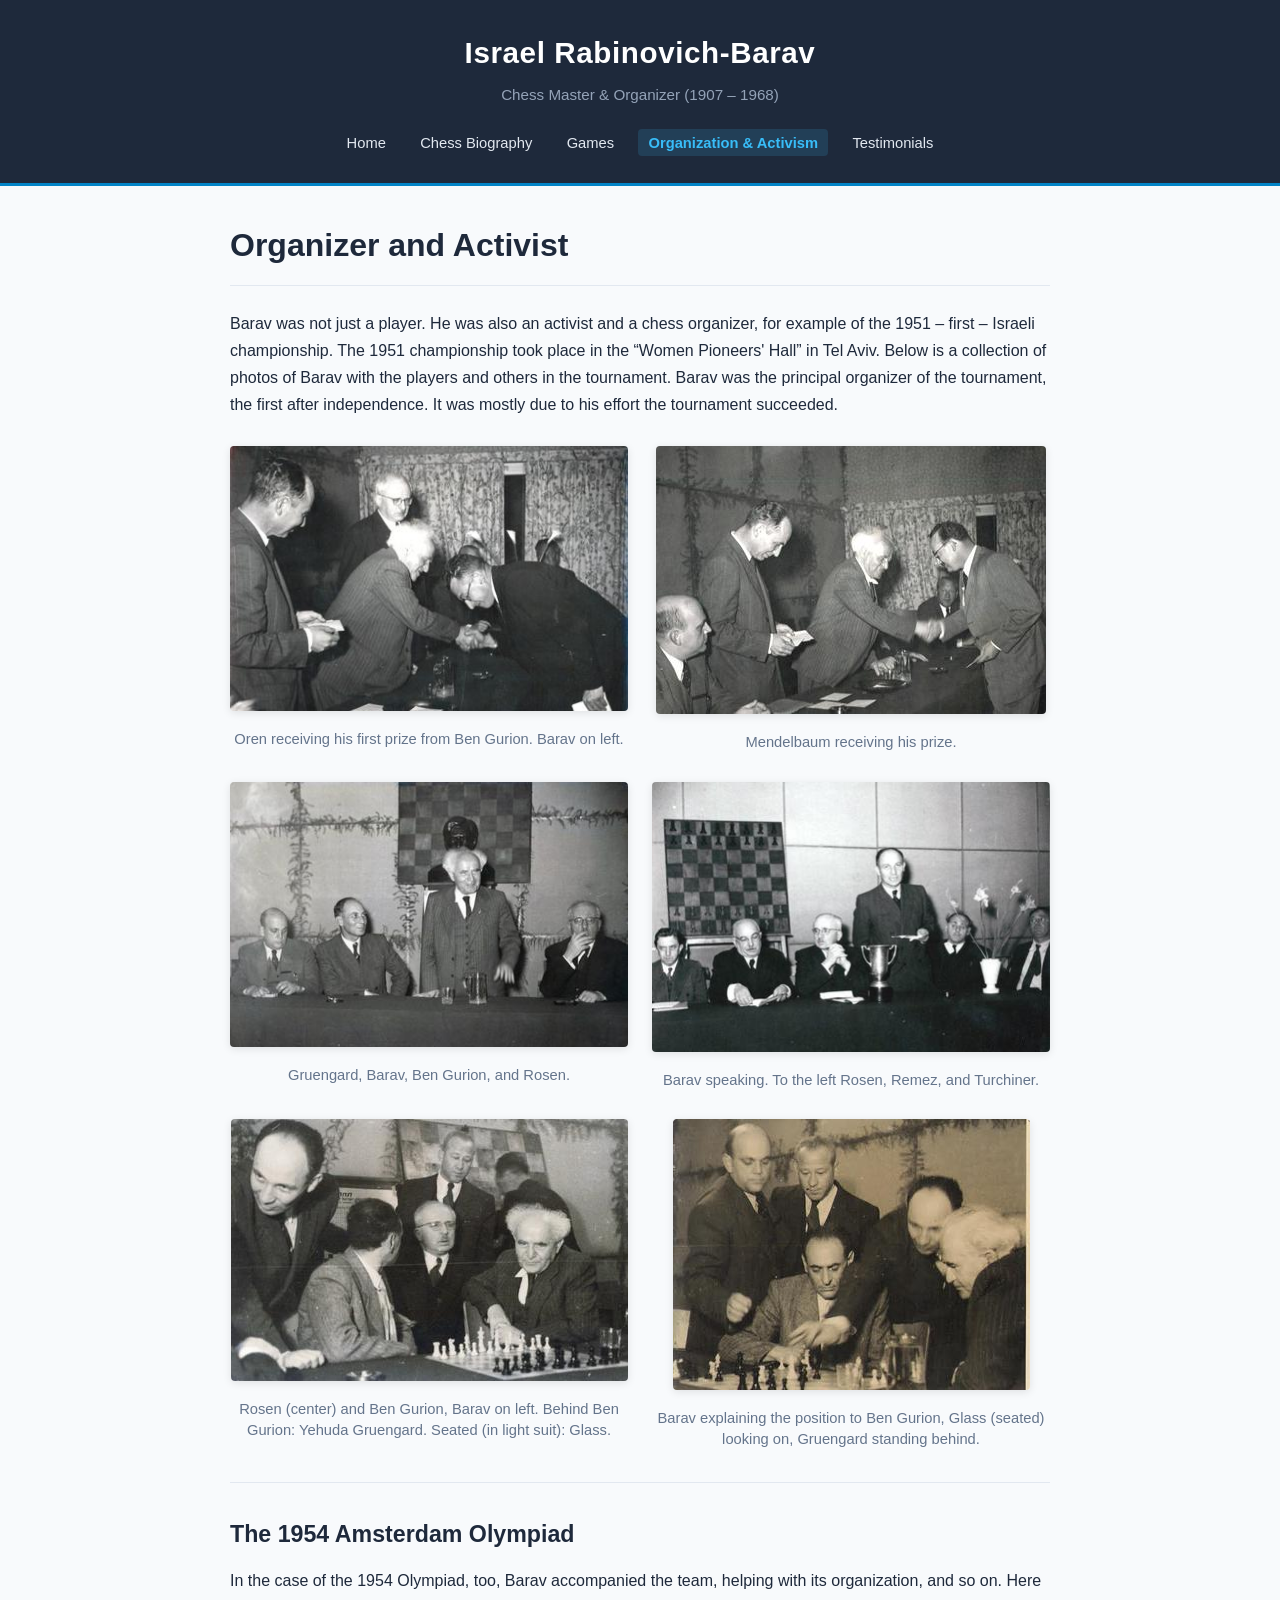
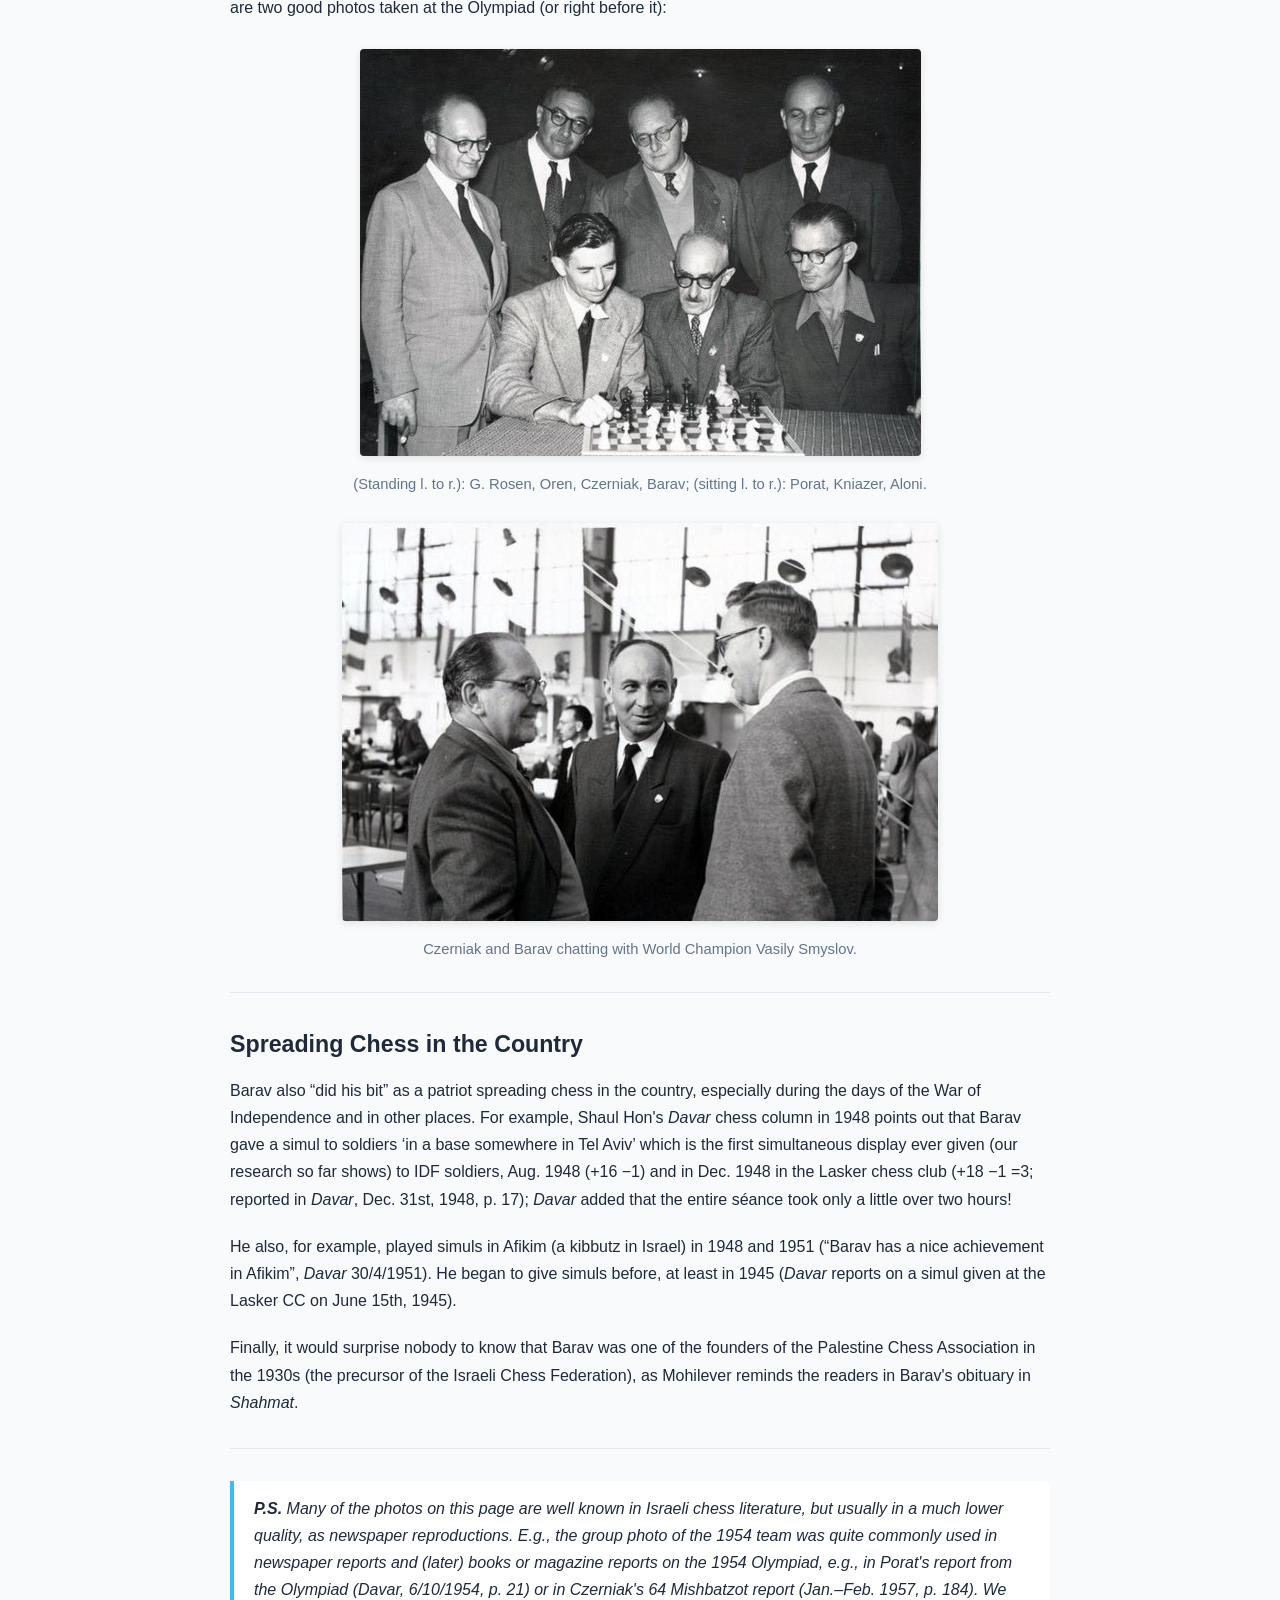
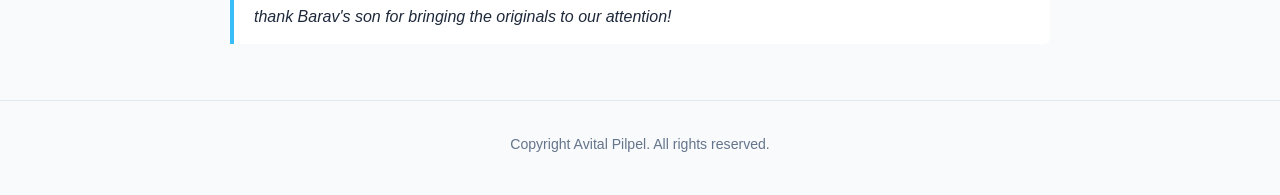
<file: organization-and-activism.html>
<!DOCTYPE html>
<html lang="en">
<head>
  <meta charset="utf-8">
  <meta name="viewport" content="width=device-width, initial-scale=1.0">
  <title>Israel Rabinovich-Barav | Organization &amp; Activism</title>
  <meta name="description" content="Israel Rabinovich-Barav's work as a chess organizer, activist, leader of the 1951 Israeli Championship, and 1954 Amsterdam Olympiad team delegate.">
  <link rel="stylesheet" href="css/style.css">
</head>
<body>
  <header class="site-header">
    <h1><a href="index.html">Israel Rabinovich-Barav</a></h1>
    <div class="subtitle">Chess Master &amp; Organizer (1907 &ndash; 1968)</div>
    <nav>
      <ul class="site-nav">
        <li><a href="index.html">Home</a></li>
        <li><a href="chess-biography.html">Chess Biography</a></li>
        <li><a href="games.html">Games</a></li>
        <li><a href="organization-and-activism.html" class="active">Organization &amp; Activism</a></li>
        <li><a href="testimonials.html">Testimonials</a></li>
      </ul>
    </nav>
  </header>

  <main class="container">
    <h2 class="page-title">Organizer and Activist</h2>

    <p>
      Barav was not just a player. He was also an activist and a chess organizer, for example of the 1951 &ndash; first &ndash; Israeli championship. The 1951 championship took place in the &ldquo;Women Pioneers' Hall&rdquo; in Tel Aviv. Below is a collection of photos of Barav with the players and others in the tournament. Barav was the principal organizer of the tournament, the first after independence. It was mostly due to his effort the tournament succeeded.
    </p>

    <div class="image-row">
      <figure>
        <img src="images/214f6c3116ef6375080e8485052c6513.jpg" alt="Oren receiving his first prize from Ben Gurion. Barav on left.">
        <figcaption>Oren receiving his first prize from Ben Gurion. Barav on left.</figcaption>
      </figure>
      <figure>
        <img src="images/e283532da8a23c0a7ca32c2f3455f0da.jpg" alt="Mendelbaum receiving his prize.">
        <figcaption>Mendelbaum receiving his prize.</figcaption>
      </figure>
    </div>

    <div class="image-row">
      <figure>
        <img src="images/150347e46eadd88ca9f7bd638e202140.jpg" alt="Gruengard, Barav, Ben Gurion, and Rosen.">
        <figcaption>Gruengard, Barav, Ben Gurion, and Rosen.</figcaption>
      </figure>
      <figure>
        <img src="images/6b070dfa4cef7ade74389cff798e6adc.jpg" alt="Barav speaking. To the left Rosen, Remez, and Turchiner.">
        <figcaption>Barav speaking. To the left Rosen, Remez, and Turchiner.</figcaption>
      </figure>
    </div>

    <div class="image-row">
      <figure>
        <img src="images/8cd72c17f0f481f4d4ea37b6504479a3.jpg" alt="Rosen and Ben Gurion, Barav on left.">
        <figcaption>Rosen (center) and Ben Gurion, Barav on left. Behind Ben Gurion: Yehuda Gruengard. Seated (in light suit): Glass.</figcaption>
      </figure>
      <figure>
        <img src="images/38dfa642cc28b76786667cd79b4055ca.jpg" alt="Barav explaining the position to Ben Gurion.">
        <figcaption>Barav explaining the position to Ben Gurion, Glass (seated) looking on, Gruengard standing behind.</figcaption>
      </figure>
    </div>

    <hr>

    <h2>The 1954 Amsterdam Olympiad</h2>

    <p>
      In the case of the 1954 Olympiad, too, Barav accompanied the team, helping with its organization, and so on. Here are two good photos taken at the Olympiad (or right before it):
    </p>

    <figure>
      <img src="images/7be3b0bee708cd7cc717113eea18e1a5.jpg" alt="Israeli team at the 1954 Olympiad">
      <figcaption>(Standing l. to r.): G. Rosen, Oren, Czerniak, Barav; (sitting l. to r.): Porat, Kniazer, Aloni.</figcaption>
    </figure>

    <figure>
      <img src="images/1641bb5b56cbdb24ce65e5571d220d37.jpg" alt="Czerniak and Barav chatting with Smyslov">
      <figcaption>Czerniak and Barav chatting with World Champion Vasily Smyslov.</figcaption>
    </figure>

    <hr>

    <h2>Spreading Chess in the Country</h2>

    <p>
      Barav also &ldquo;did his bit&rdquo; as a patriot spreading chess in the country, especially during the days of the War of Independence and in other places. For example, Shaul Hon's <em>Davar</em> chess column in 1948 points out that Barav gave a simul to soldiers &lsquo;in a base somewhere in Tel Aviv&rsquo; which is the first simultaneous display ever given (our research so far shows) to IDF soldiers, Aug. 1948 (+16 &minus;1) and in Dec. 1948 in the Lasker chess club (+18 &minus;1 =3; reported in <em>Davar</em>, Dec. 31st, 1948, p. 17); <em>Davar</em> added that the entire séance took only a little over two hours!
    </p>

    <p>
      He also, for example, played simuls in Afikim (a kibbutz in Israel) in 1948 and 1951 (&ldquo;Barav has a nice achievement in Afikim&rdquo;, <em>Davar</em> 30/4/1951). He began to give simuls before, at least in 1945 (<em>Davar</em> reports on a simul given at the Lasker CC on June 15th, 1945).
    </p>

    <p>
      Finally, it would surprise nobody to know that Barav was one of the founders of the Palestine Chess Association in the 1930s (the precursor of the Israeli Chess Federation), as Mohilever reminds the readers in Barav's obituary in <em>Shahmat</em>.
    </p>

    <hr>

    <blockquote>
      <p><strong>P.S.</strong> Many of the photos on this page are well known in Israeli chess literature, but usually in a much lower quality, as newspaper reproductions. E.g., the group photo of the 1954 team was quite commonly used in newspaper reports and (later) books or magazine reports on the 1954 Olympiad, e.g., in Porat's report from the Olympiad (<em>Davar</em>, 6/10/1954, p. 21) or in Czerniak's <em>64 Mishbatzot</em> report (Jan.&ndash;Feb. 1957, p. 184). We thank Barav's son for bringing the originals to our attention!</p>
    </blockquote>
  </main>

  <footer class="site-footer">
    <p>Copyright Avital Pilpel. All rights reserved.</p>
  </footer>
</body>
</html>
</file>
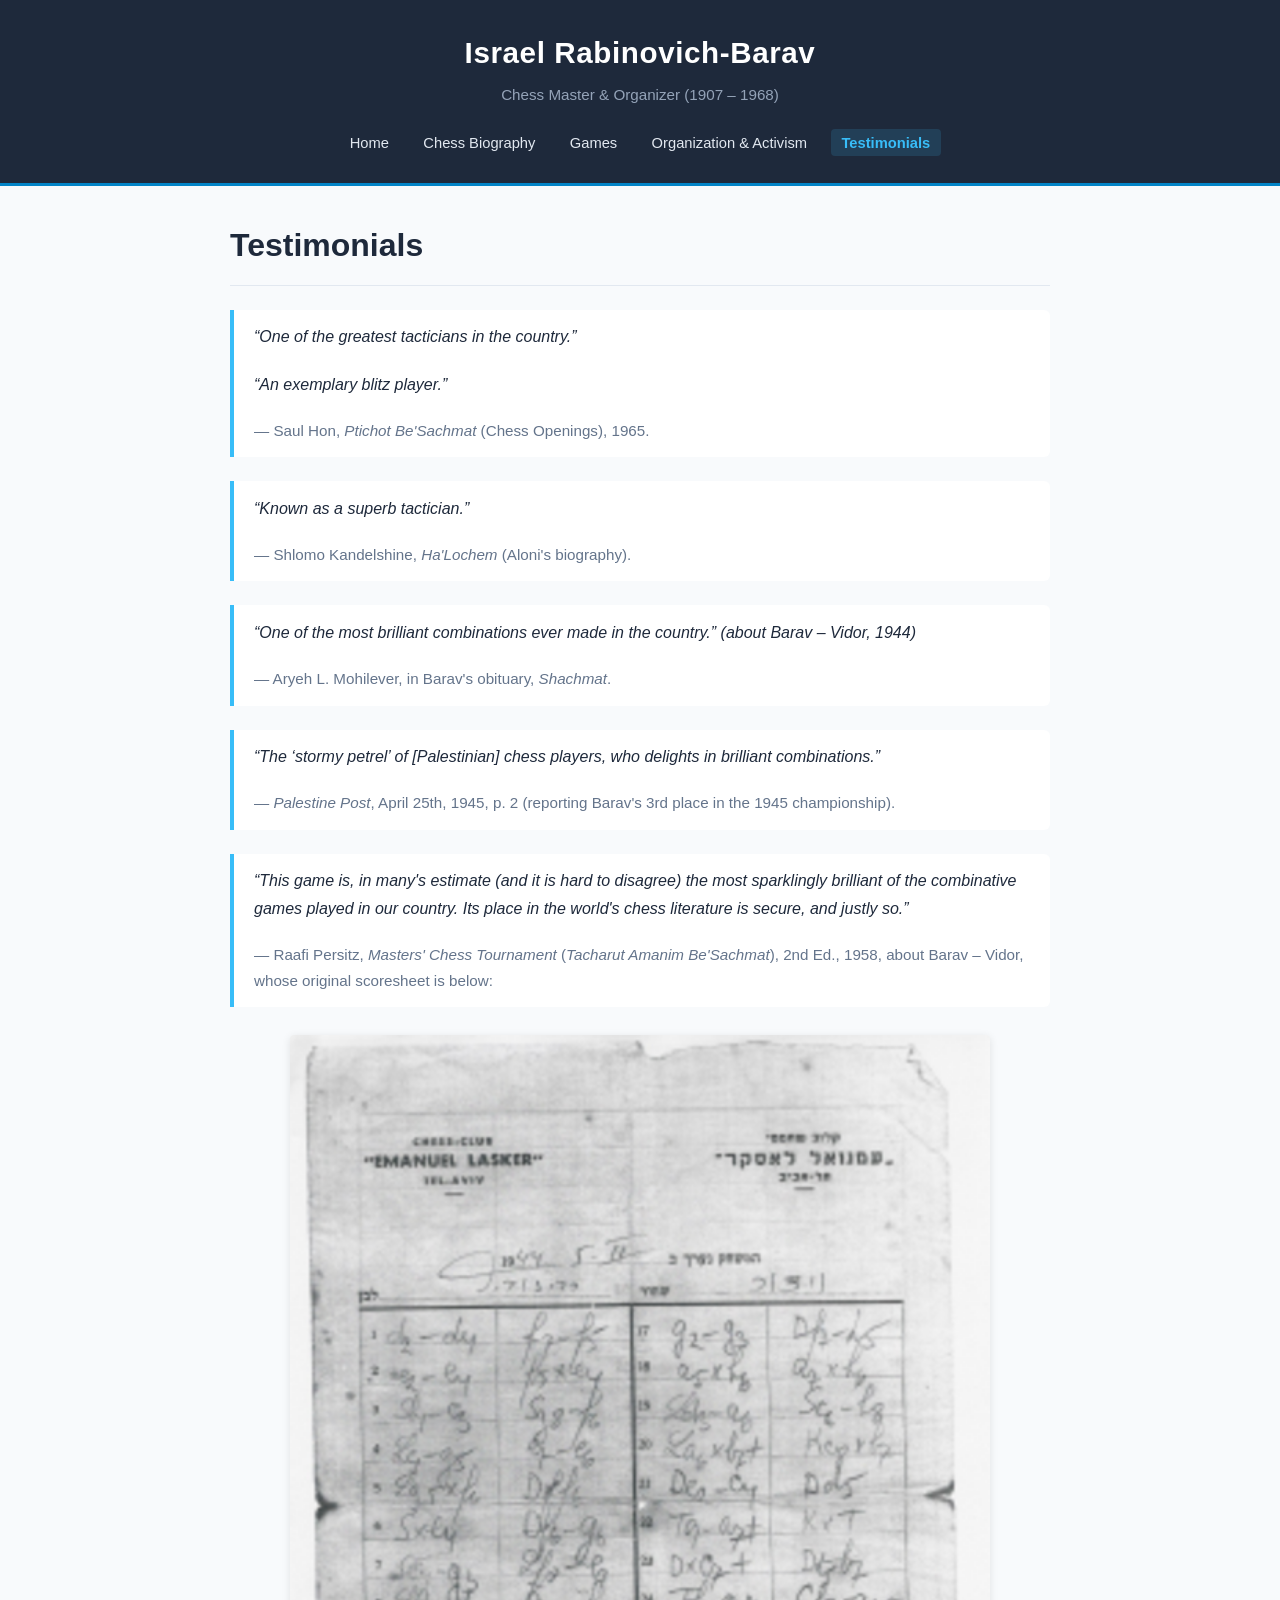
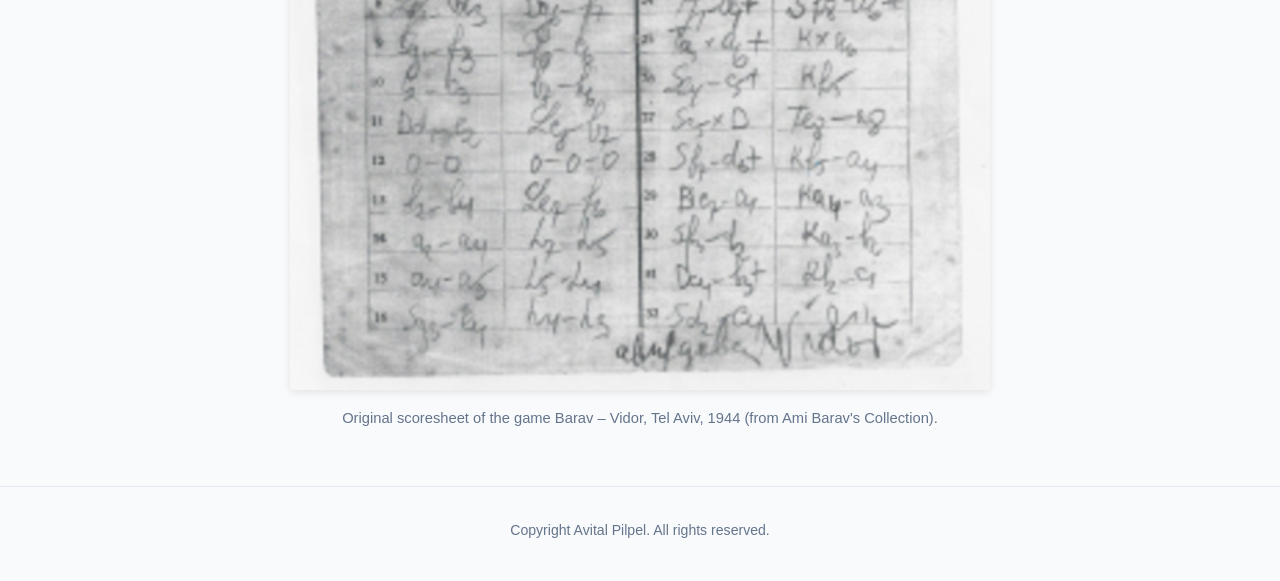
<file: testimonials.html>
<!DOCTYPE html>
<html lang="en">
<head>
  <meta charset="utf-8">
  <meta name="viewport" content="width=device-width, initial-scale=1.0">
  <title>Israel Rabinovich-Barav | Testimonials</title>
  <meta name="description" content="Testimonials and critical acclaim for Israel Rabinovich-Barav by Saul Hon, Aryeh Mohilever, Raafi Persitz, and the Palestine Post.">
  <link rel="stylesheet" href="css/style.css">
</head>
<body>
  <header class="site-header">
    <h1><a href="index.html">Israel Rabinovich-Barav</a></h1>
    <div class="subtitle">Chess Master &amp; Organizer (1907 &ndash; 1968)</div>
    <nav>
      <ul class="site-nav">
        <li><a href="index.html">Home</a></li>
        <li><a href="chess-biography.html">Chess Biography</a></li>
        <li><a href="games.html">Games</a></li>
        <li><a href="organization-and-activism.html">Organization &amp; Activism</a></li>
        <li><a href="testimonials.html" class="active">Testimonials</a></li>
      </ul>
    </nav>
  </header>

  <main class="container">
    <h2 class="page-title">Testimonials</h2>

    <blockquote>
      <p>&ldquo;One of the greatest tacticians in the country.&rdquo;</p>
      <p>&ldquo;An exemplary blitz player.&rdquo;</p>
      <span class="attribution">&mdash; Saul Hon, <em>Ptichot Be'Sachmat</em> (Chess Openings), 1965.</span>
    </blockquote>

    <blockquote>
      <p>&ldquo;Known as a superb tactician.&rdquo;</p>
      <span class="attribution">&mdash; Shlomo Kandelshine, <em>Ha'Lochem</em> (Aloni's biography).</span>
    </blockquote>

    <blockquote>
      <p>&ldquo;One of the most brilliant combinations ever made in the country.&rdquo; (about Barav &ndash; Vidor, 1944)</p>
      <span class="attribution">&mdash; Aryeh L. Mohilever, in Barav's obituary, <em>Shachmat</em>.</span>
    </blockquote>

    <blockquote>
      <p>&ldquo;The &lsquo;stormy petrel&rsquo; of [Palestinian] chess players, who delights in brilliant combinations.&rdquo;</p>
      <span class="attribution">&mdash; <em>Palestine Post</em>, April 25th, 1945, p. 2 (reporting Barav's 3rd place in the 1945 championship).</span>
    </blockquote>

    <blockquote>
      <p>&ldquo;This game is, in many's estimate (and it is hard to disagree) the most sparklingly brilliant of the combinative games played in our country. Its place in the world's chess literature is secure, and justly so.&rdquo;</p>
      <span class="attribution">&mdash; Raafi Persitz, <em>Masters' Chess Tournament</em> (<em>Tacharut Amanim Be'Sachmat</em>), 2nd Ed., 1958, about Barav &ndash; Vidor, whose original scoresheet is below:</span>
    </blockquote>

    <figure>
      <img src="images/c464804b9a5db4a1be33fc8c5e751fa1.png" alt="Original scoresheet of Barav - Vidor, 1944" width="700">
      <figcaption>Original scoresheet of the game Barav &ndash; Vidor, Tel Aviv, 1944 (from Ami Barav's Collection).</figcaption>
    </figure>
  </main>

  <footer class="site-footer">
    <p>Copyright Avital Pilpel. All rights reserved.</p>
  </footer>
</body>
</html>
</file>
<file: css/style.css>
/* ==========================================================================
   Israel Rabinovich-Barav Memorial & Chess Website
   Clean, modern, responsive styles for GitHub Pages
   ========================================================================== */

:root {
  --bg-color: #f8fafc;
  --surface-color: #ffffff;
  --text-color: #1e293b;
  --text-muted: #64748b;
  --border-color: #e2e8f0;
  --link-color: #2563eb;
  --link-hover: #1d4ed8;
  --header-bg: #1e293b;
  --nav-text: #e2e8f0;
  --nav-hover: #ffffff;
  --nav-active: #38bdf8;
  --game-card-bg: #ffffff;
  --game-border: #cbd5e1;
  --max-width: 860px;
}

@media (prefers-color-scheme: dark) {
  :root {
    --bg-color: #0f172a;
    --surface-color: #1e293b;
    --text-color: #f1f5f9;
    --text-muted: #94a3b8;
    --border-color: #334155;
    --link-color: #60a5fa;
    --link-hover: #93c5fd;
    --header-bg: #0b1120;
    --nav-text: #cbd5e1;
    --nav-hover: #ffffff;
    --nav-active: #38bdf8;
    --game-card-bg: #1e293b;
    --game-border: #334155;
  }
}

* {
  box-sizing: border-box;
  margin: 0;
  padding: 0;
}

body {
  font-family: -apple-system, BlinkMacSystemFont, "Segoe UI", Roboto, "Helvetica Neue", Arial, sans-serif;
  font-size: 16px;
  line-height: 1.7;
  color: var(--text-color);
  background-color: var(--bg-color);
}

.site-header {
  background-color: var(--header-bg);
  color: #ffffff;
  padding: 1.75rem 1rem 1.25rem;
  text-align: center;
  border-bottom: 3px solid #0284c7;
}

.site-header h1 {
  font-size: 1.85rem;
  font-weight: 700;
  letter-spacing: 0.02em;
  margin: 0 0 0.25rem 0;
}

.site-header h1 a {
  color: #ffffff;
  text-decoration: none;
}

.site-header .subtitle {
  font-size: 0.95rem;
  color: #94a3b8;
  margin-bottom: 1.25rem;
}

.site-nav {
  display: flex;
  flex-wrap: wrap;
  justify-content: center;
  gap: 0.5rem 0.85rem;
  list-style: none;
  padding: 0;
  margin: 0;
}

.site-nav a {
  color: var(--nav-text);
  text-decoration: none;
  font-size: 0.92rem;
  font-weight: 500;
  padding: 0.35rem 0.65rem;
  border-radius: 4px;
  transition: background-color 0.15s ease, color 0.15s ease;
}

.site-nav a:hover {
  color: var(--nav-hover);
  background-color: rgba(255, 255, 255, 0.1);
}

.site-nav a.active {
  color: var(--nav-active);
  font-weight: 600;
  background-color: rgba(56, 189, 248, 0.15);
}

.container {
  max-width: var(--max-width);
  margin: 2rem auto;
  padding: 0 1.25rem;
}

.page-title {
  font-size: 2rem;
  font-weight: 700;
  margin-bottom: 1.5rem;
  padding-bottom: 0.75rem;
  border-bottom: 1px solid var(--border-color);
  color: var(--text-color);
}

h2 {
  font-size: 1.45rem;
  margin-top: 2rem;
  margin-bottom: 0.75rem;
  color: var(--text-color);
}

h3 {
  font-size: 1.2rem;
  margin-top: 1.5rem;
  margin-bottom: 0.5rem;
  color: var(--text-color);
}

p {
  margin-bottom: 1.25rem;
}

a {
  color: var(--link-color);
  text-decoration: underline;
  text-underline-offset: 3px;
}

a:hover {
  color: var(--link-hover);
}

blockquote {
  border-left: 4px solid #38bdf8;
  padding: 0.85rem 1.25rem;
  margin: 1.5rem 0;
  background-color: var(--surface-color);
  border-radius: 0 6px 6px 0;
  font-style: italic;
}

blockquote p:last-child {
  margin-bottom: 0;
}

blockquote .attribution {
  display: block;
  margin-top: 0.5rem;
  font-size: 0.95rem;
  font-style: normal;
  color: var(--text-muted);
}

figure {
  margin: 1.75rem 0;
  text-align: center;
}

figure img {
  max-width: 100%;
  height: auto;
  border-radius: 4px;
  box-shadow: 0 2px 8px rgba(0, 0, 0, 0.1);
  display: inline-block;
}

figcaption {
  margin-top: 0.6rem;
  font-size: 0.92rem;
  color: var(--text-muted);
  line-height: 1.45;
}

.image-row {
  display: flex;
  flex-wrap: wrap;
  gap: 1.5rem;
  justify-content: center;
  margin: 1.75rem 0;
}

.image-row figure {
  margin: 0;
  flex: 1 1 320px;
  max-width: 420px;
}

.game-block {
  background-color: var(--game-card-bg);
  border: 1px solid var(--game-border);
  border-radius: 8px;
  padding: 1.5rem;
  margin: 2rem 0;
  box-shadow: 0 1px 4px rgba(0, 0, 0, 0.05);
}

.game-header {
  border-bottom: 2px solid var(--border-color);
  padding-bottom: 0.5rem;
  margin-bottom: 1rem;
}

.game-header h3 {
  margin: 0 0 0.25rem 0;
  color: var(--text-color);
}

.game-meta {
  font-size: 0.9rem;
  color: var(--text-muted);
}

.game-moves {
  line-height: 1.8;
  font-family: ui-monospace, SFMono-Regular, "SF Mono", Menlo, Consolas, "Liberation Mono", monospace;
  font-size: 0.92rem;
  margin: 1rem 0;
}

.game-moves strong {
  font-family: -apple-system, BlinkMacSystemFont, "Segoe UI", Roboto, sans-serif;
  color: #0284c7;
}

.diagram-figure {
  margin: 1.25rem auto;
  text-align: center;
  max-width: 320px;
}

.diagram-figure img {
  max-width: 280px;
  height: auto;
  border: 2px solid #64748b;
  border-radius: 2px;
  box-shadow: 0 2px 6px rgba(0, 0, 0, 0.15);
}

hr {
  border: 0;
  height: 1px;
  background-color: var(--border-color);
  margin: 2rem 0;
}

ol, ul {
  margin: 1rem 0 1.5rem 1.5rem;
}

li {
  margin-bottom: 0.5rem;
}

.site-footer {
  margin-top: 3.5rem;
  padding: 2rem 1.25rem;
  border-top: 1px solid var(--border-color);
  text-align: center;
  font-size: 0.88rem;
  color: var(--text-muted);
}

.site-footer p {
  margin-bottom: 0.4rem;
}

@media (max-width: 640px) {
  .site-header h1 {
    font-size: 1.5rem;
  }
  
  .site-nav {
    flex-direction: column;
    align-items: center;
    gap: 0.25rem;
  }
}
</file>
